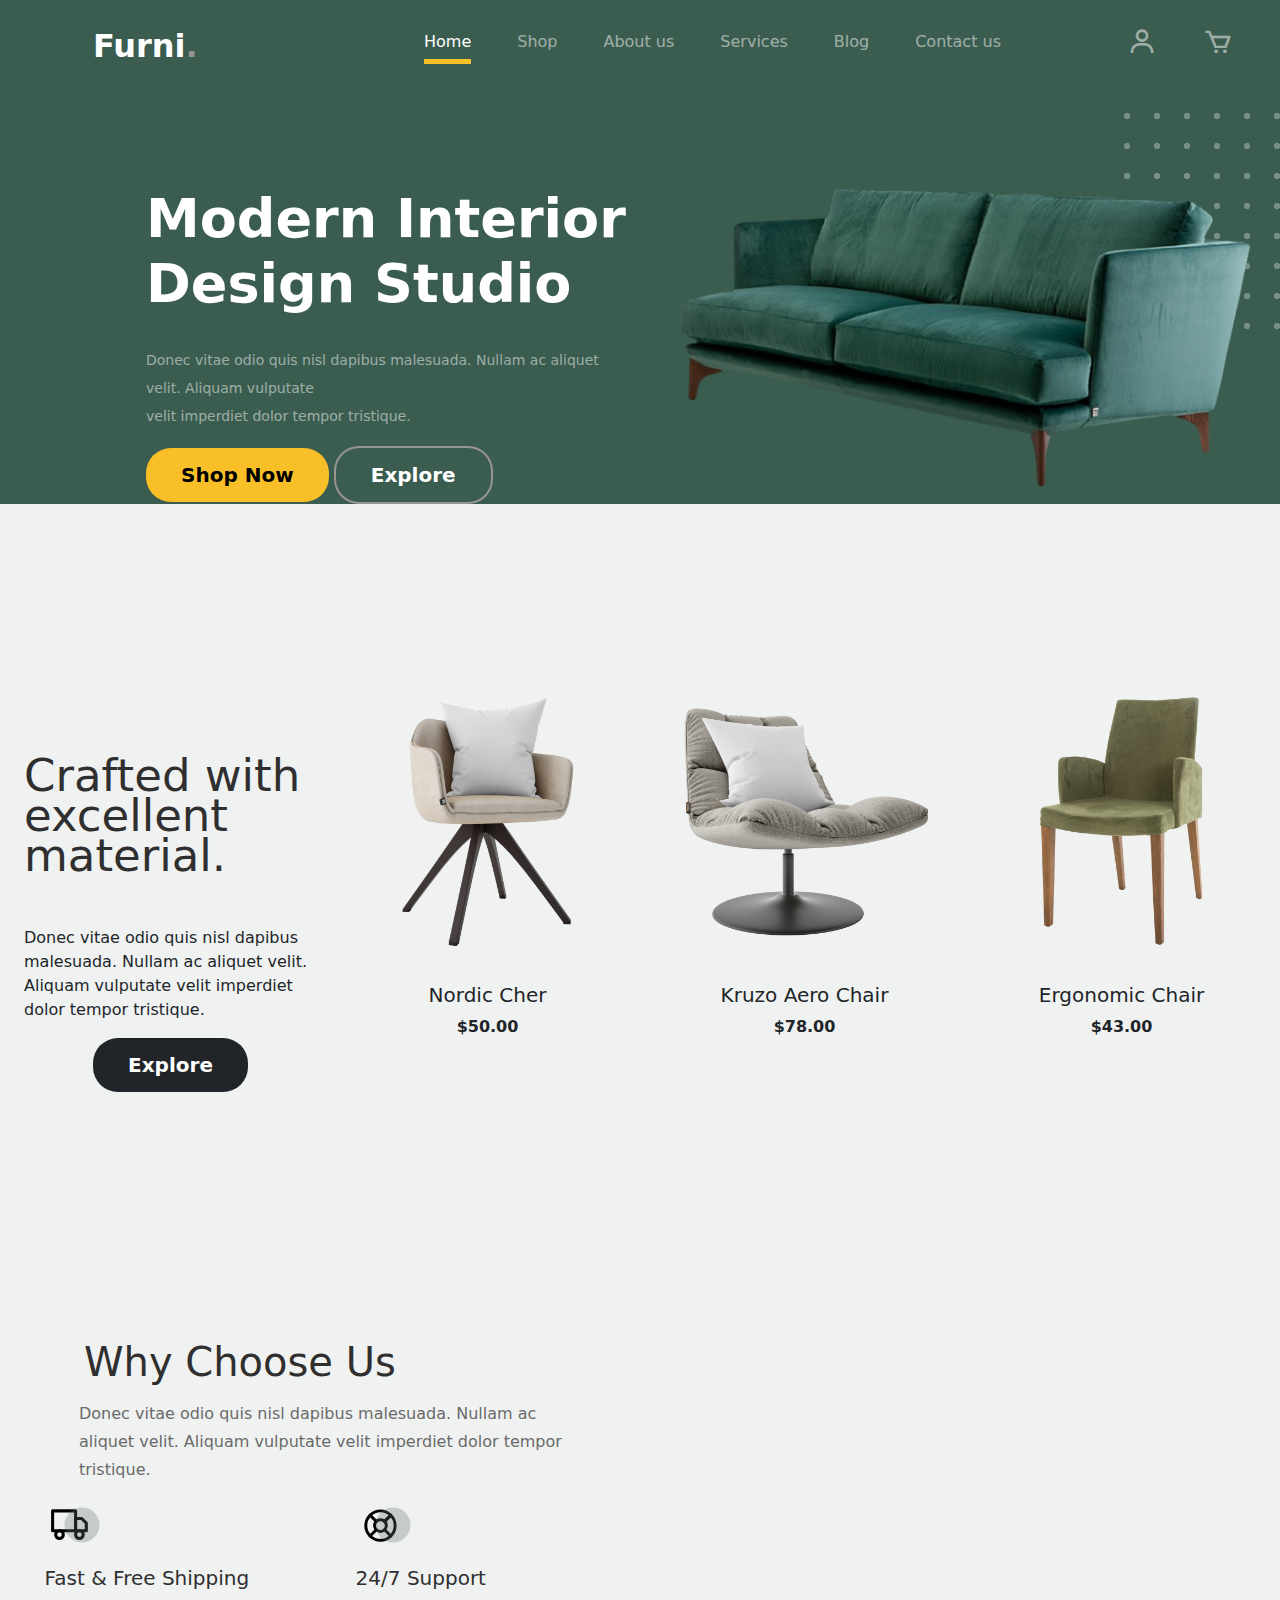
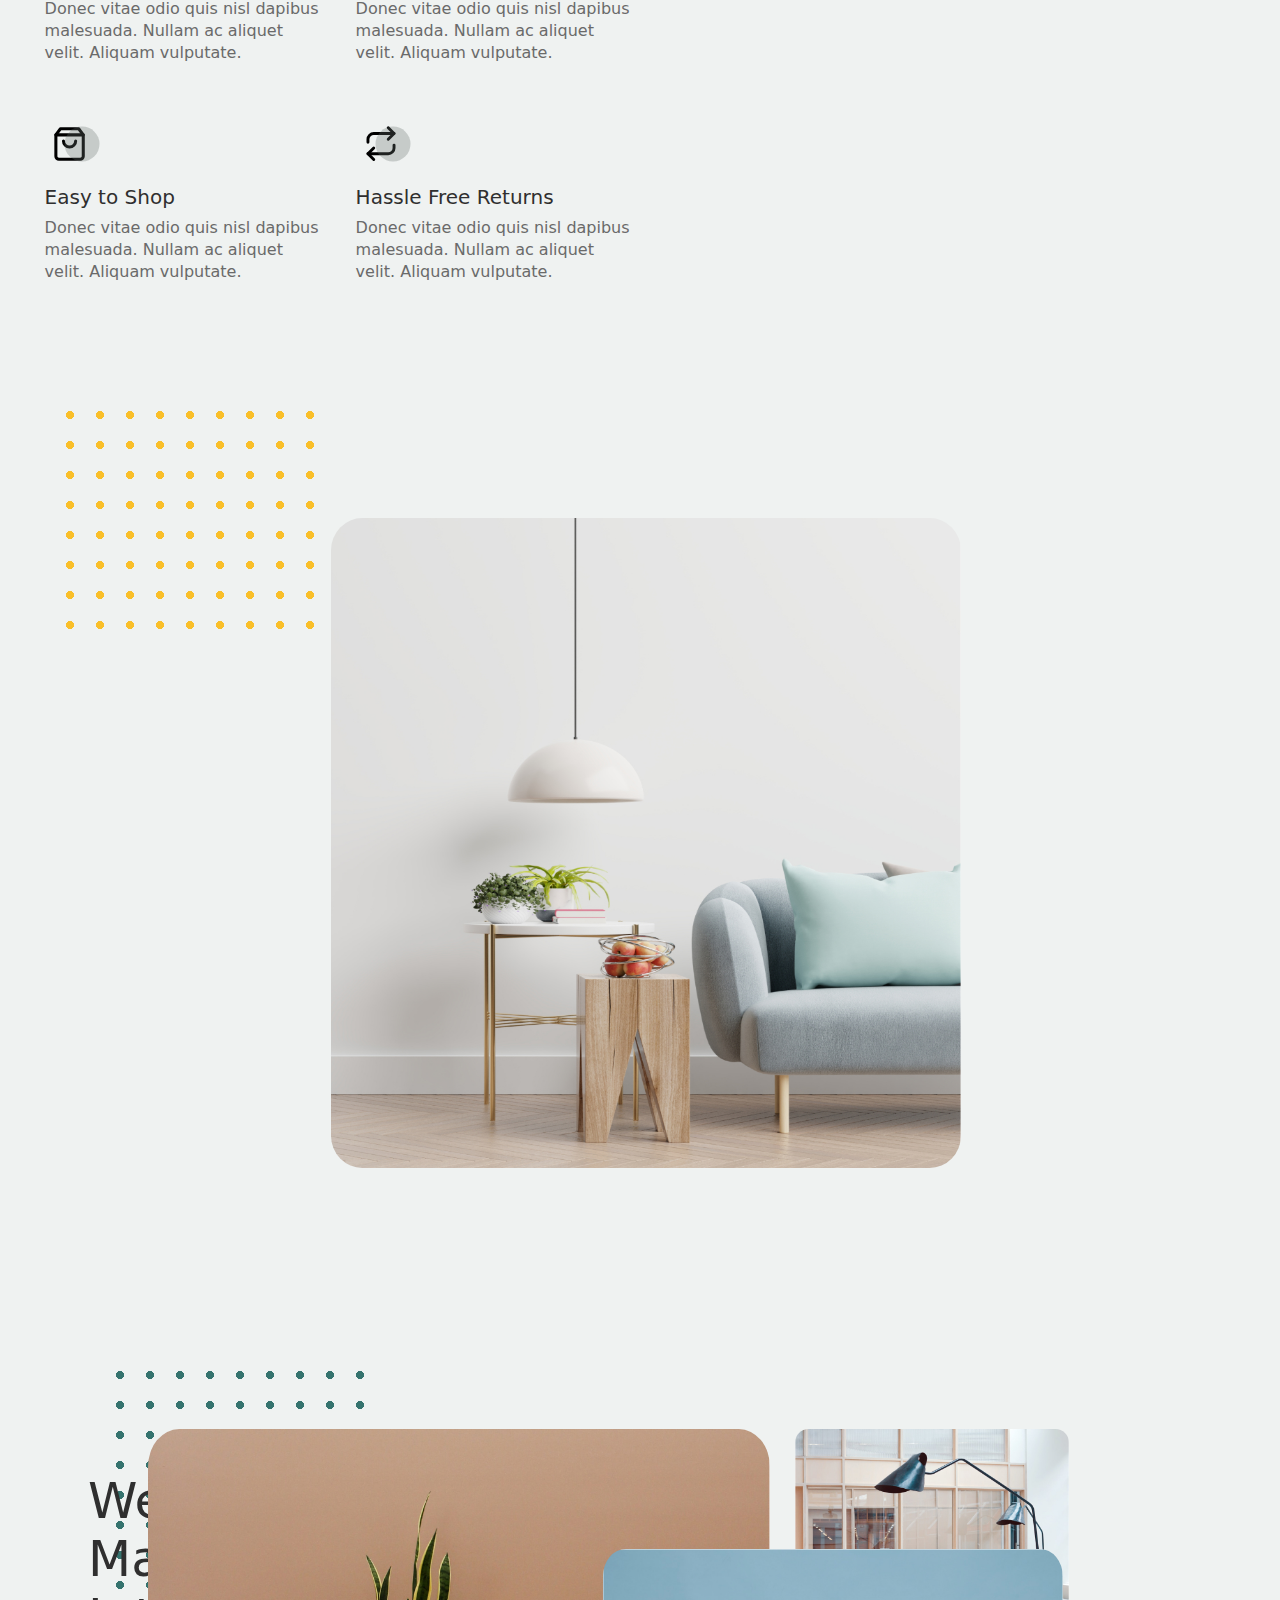
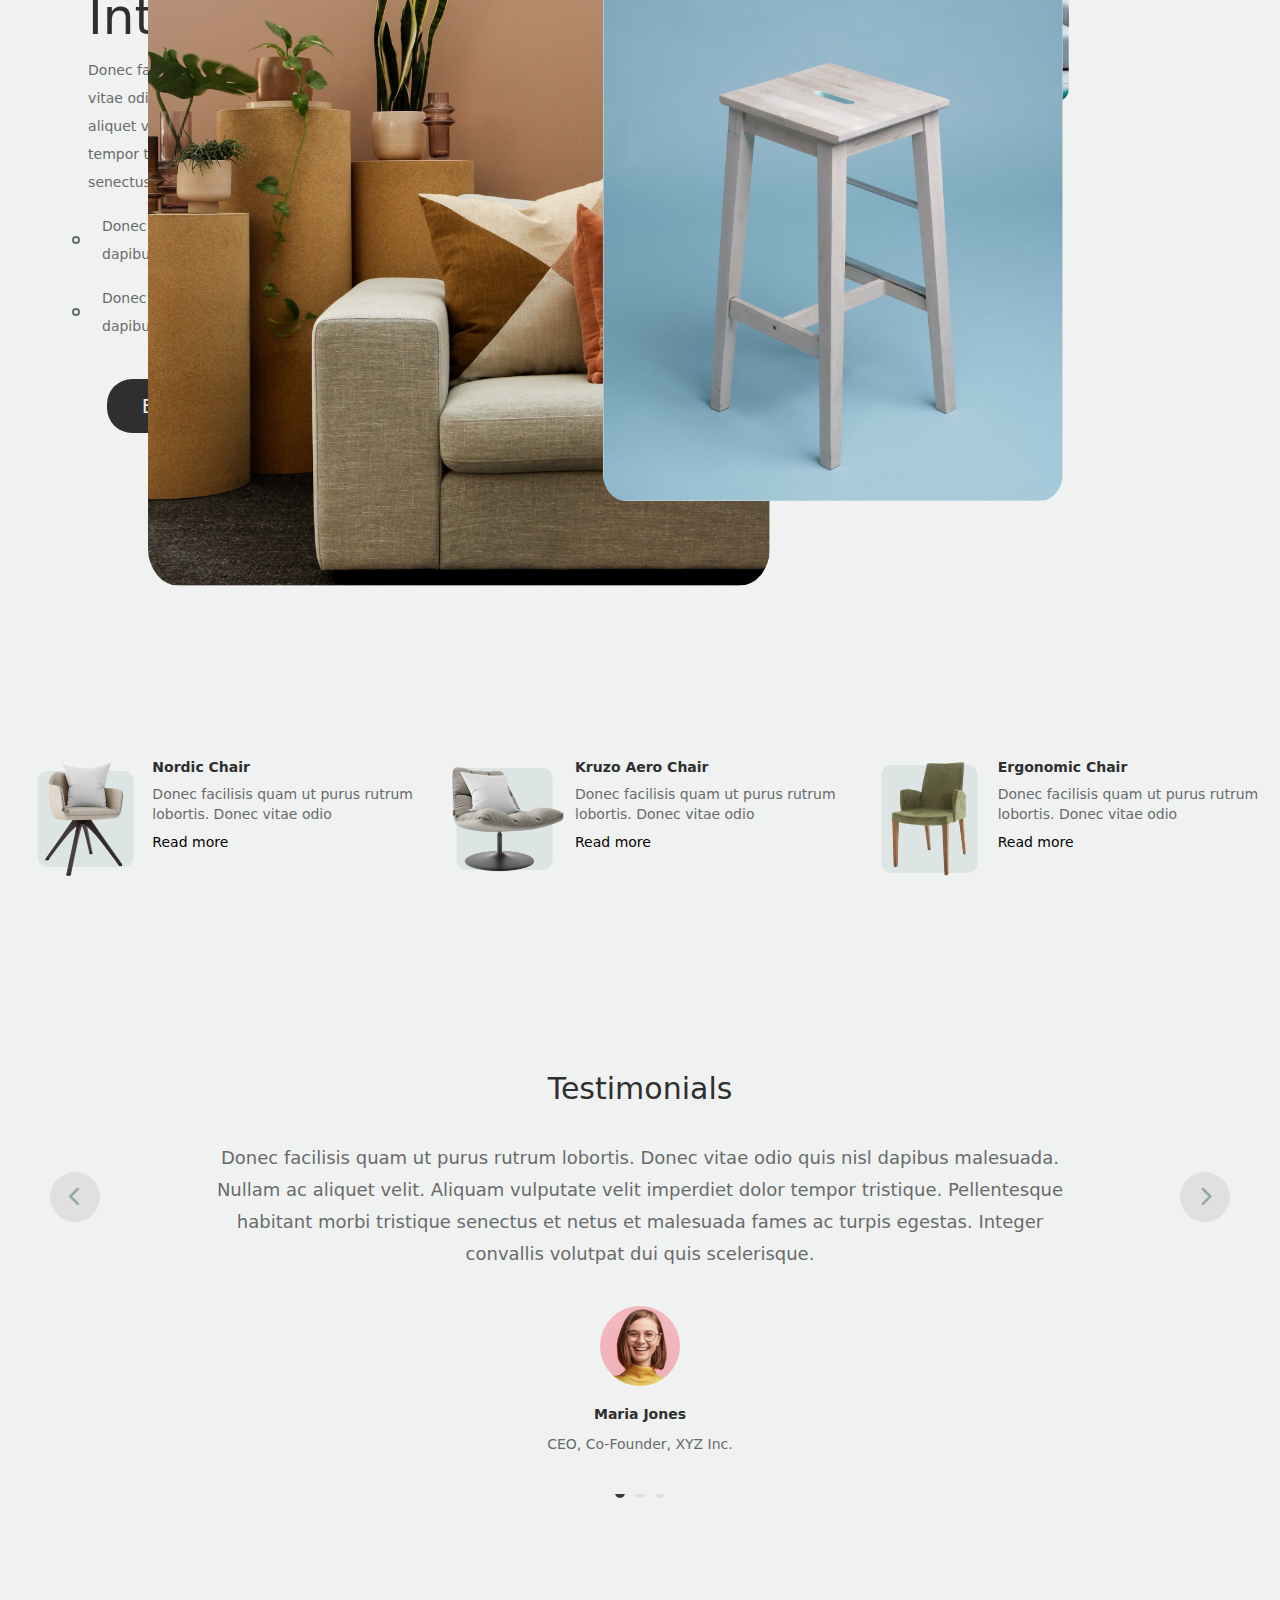
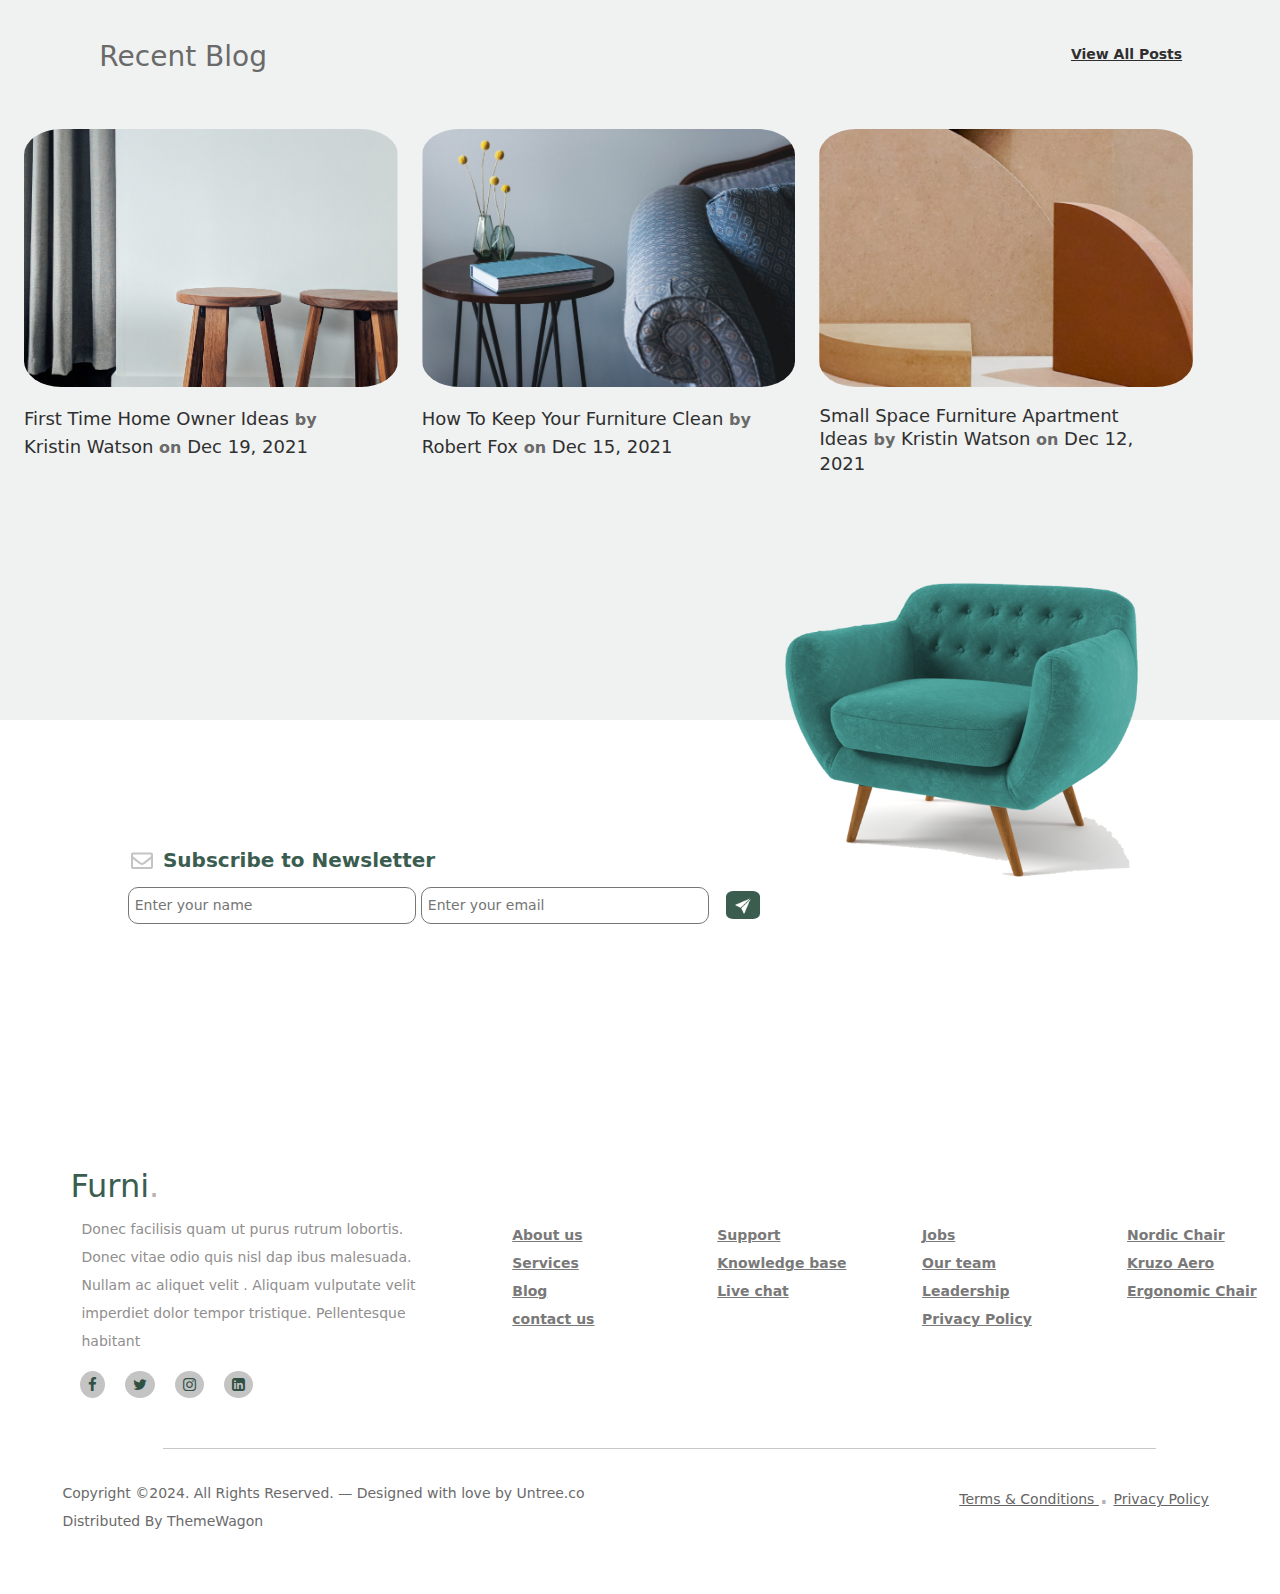
<file: index.html>
<!DOCTYPE html>
<html lang="en">
  <head>
    <meta charset="UTF-8" />
    <meta name="viewport" content="width=device-width, initial-scale=1.0" />

    <!-- Bootstrap CSS -->
    <link
      rel="stylesheet"
      href="https://stackpath.bootstrapcdn.com/bootstrap/4.5.2/css/bootstrap.min.css"
    />
    <link
      href="https://stackpath.bootstrapcdn.com/bootstrap/5.3.0/css/bootstrap.min.css"
      rel="stylesheet"
    />

    <!-- Font Awesome -->
   
   
    <link
      rel="stylesheet"
      href="https://cdnjs.cloudflare.com/ajax/libs/font-awesome/6.0.0-beta3/css/all.min.css"
    /> <link
      rel="stylesheet"
      href="https://stackpath.bootstrapcdn.com/font-awesome/4.7.0/css/font-awesome.min.css"
    />
    <!-- Boxicons -->
    <link
      rel="stylesheet"
      href="https://unpkg.com/boxicons@2.1.4/css/boxicons.min.css"
    />

    <!-- jQuery -->
    <script src="https://code.jquery.com/jquery-3.5.1.slim.min.js"></script>

    <!-- Popper.js -->
    <script src="https://cdn.jsdelivr.net/npm/@popperjs/core@2.5.2/dist/umd/popper.min.js"></script>

    <!-- Bootstrap JS -->
    <script src="https://stackpath.bootstrapcdn.com/bootstrap/4.5.2/js/bootstrap.min.js"></script>

    <script src="https://cdn.jsdelivr.net/npm/@popperjs/core@2.11.7/dist/umd/popper.min.js"></script>
    <script src="https://cdn.jsdelivr.net/npm/bootstrap@5.3.0/dist/js/bootstrap.min.js"></script>

    <!-- Custom CSS -->
    <link rel="stylesheet" href="style.css" />
    <link rel="shortcut icon" href="img/favicon.png" />

    <title>Furni</title>
  </head>
  <body>
    <section id="nav-bar">
      <nav class="navbar navbar-expand-lg navbar-dark g-dark">
        <a class="navbar-brand" href="#">Furni<span>.</span></a>
        <button
          class="navbar-toggler"
          type="button"
          data-toggle="collapse"
          data-target="#navBar"
          aria-controls="navBar"
          aria-expanded="false"
          aria-label="Toggle navigation"
        >
          <i class="fa fa-bars"></i>
        </button>
        <div class="container-fluid">
          <div class="collapse navbar-collapse" id="navBar">
            <div class="navbar-nav ml-auto">
              <ul class="navbar-nav mb-2 mb-md-0">
                <li class="nav-item active">
                  <a class="nav-link " href="#"><span class="underline">Home</span></a>
                </li>
                <li class="nav-item">
                  <a class="nav-link" href="shop.html"><span class="underline">Shop</span></a>
                </li>
                <li class="nav-item">
                  <a class="nav-link" href="about.html"><span class="underline">About us</span></a>
                </li>
                <li class="nav-item">
                  <a class="nav-link" href="services.html"><span class="underline">Services</span></a>
                </li>
                <li class="nav-item">
                  <a class="nav-link" href="Blog.html"><span class="underline">Blog</span></a>
                </li>
                <li class="nav-item">
                  <a class="nav-link" href="contact.html"><span class="underline">Contact us</span></a>
                </li>
              </ul>
              <ul class="navBar-nav mb-2 mb-md-0 ms-5">
                <li class="nav-item">
                  <a href="#" class="nav-link"><i class="bx bx-user"></i> </a>
                </li>
                <li class="nav-item">
                  <a href="cart.html" class="nav-link"
                    ><i class="bx bx-cart"></i>
                  </a>
                </li>
              </ul>
            </div>
          </div>
        </div>
      </nav>
    </section>
    <!------------------------------------------------------------------------------------------------------------>

    <section id="main">
      <div class="container-fluid main">
        <div class="row">
          <div class="col-md-6 no-ml-md">
            <h1>
              Modern Interior <br />
              Design Studio
            </h1>
            <p>
              Donec vitae odio quis nisl dapibus malesuada. Nullam ac aliquet
              velit. Aliquam vulputate <br />
              velit imperdiet dolor tempor tristique.
            </p>
            <button class="btn shop">Shop Now</button>
            <button class="btn explore">Explore</button>
          </div>

          <div class="col-md-6 text-center position-relative">
            <div class="dots-background"></div>
            <img src="img/couch.png" class="img-fluid couch-img" />
          </div>
        </div>
      </div>
    </section>
    <!------------------------------------------------------------------------------------------------------------>
    <section id="product">
      <div class="container-fluid product">
        <div class="row text-center align-items-center">
          <div class="col-md-12 col-lg-3 mt-md-0 mb-lg-0">
            <h2>Crafted with excellent material.</h2>
            <p>
              Donec vitae odio quis nisl dapibus malesuada. Nullam ac aliquet
              velit. Aliquam vulputate velit imperdiet dolor tempor tristique.
            </p>
            <button type="button" class="btn btn-dark">Explore</button>
          </div>
          <div class="col-4 col-lg-3">
            <div class="part">
              <img
                class="part-img"
                src="img/product-1.png"
                style="width: 100%"
              />
              <div class="body">
                <h5 class="title">Nordic Cher</h5>
                <p class="text"><strong>$50.00</strong></p>
                <div class="plus-icon">
                  <span>+</span>
                </div>
              </div>
            </div>
          </div>

          <div class="col-4 col-lg-3">
            <div class="part">
              <img
                class="part-img"
                src="img/product-2.png"
                style="width: 100%"
              />
              <div class="body">
                <h5 class="title">Kruzo Aero Chair</h5>
                <p class="text"><strong>$78.00</strong></p>
                <div class="plus-icon">
                  <span>+</span>
                </div>
              </div>
            </div>
          </div>

          <div class="col-4 col-lg-3">
            <div class="part">
              <img
                class="part-img"
                src="img/product-3.png"
                style="width: 100%"
              />
              <div class="body">
                <h5 class="title">Ergonomic Chair</h5>
                <p class="text"><strong>$43.00</strong></p>
                <div class="plus-icon">
                  <span>+</span>
                </div>
              </div>
            </div>
          </div>
        </div>
      </div>
    </section>
    <!------------why choose us--------------------------------------------------------------------------------------------->
    <section id="choose">
      <div class="container-fluid">
        <div class="row">
          <div class="col-lg-6 col-md-12 mb-5 mb-lg-0">
            <h1>Why Choose Us</h1>
            <p class="promo-title">
              Donec vitae odio quis nisl dapibus malesuada. Nullam ac aliquet
              velit. Aliquam vulputate velit imperdiet dolor tempor tristique.
            </p>
            <div class="row">
              <div class="col-6 mb-4">
                <div class="contant">
                  <div class="track">
                    <div class="icon">
                      <img src="img/truck.svg" class="image-fluid" />
                      <i class="fa fa-circle"></i>
                    </div>
                    <h4>Fast & Free Shipping</h4>
                    <p>
                      Donec vitae odio quis nisl dapibus malesuada. Nullam ac
                      aliquet velit. Aliquam vulputate.
                    </p>
                  </div>
                  <div class="bag">
                    <div class="icon">
                      <img src="img/bag.svg" class="image-fluid" /><i
                        class="fa fa-circle"
                      ></i>
                    </div>
                    <h4>Easy to Shop</h4>
                    <p>
                      Donec vitae odio quis nisl dapibus malesuada. Nullam ac
                      aliquet velit. Aliquam vulputate.
                    </p>
                  </div>
                </div>
              </div>
              <div class="col-6 mb-4">
                <div class="contant">
                  <div class="sup">
                    <div class="icon">
                      <img src="img/support.svg" class="image-fluid" /><i
                        class="fa fa-circle"
                      ></i>
                    </div>
                    <h4>24/7 Support</h4>
                    <p>
                      Donec vitae odio quis nisl dapibus malesuada. Nullam ac
                      aliquet velit. Aliquam vulputate.
                    </p>
                  </div>
                  <div class="ret">
                    <div class="icon">
                      <img src="img/return.svg" class="image-fluid" /><i
                        class="fa fa-circle"
                      ></i>
                    </div>
                    <h4>Hassle Free Returns</h4>
                    <p>
                      Donec vitae odio quis nisl dapibus malesuada. Nullam ac
                      aliquet velit. Aliquam vulputate.
                    </p>
                  </div>
                </div>
              </div>
            </div>
          </div>

          <div class="col-md-12 col-lg-6 text-center position-relative">
            <div class="dots-background"></div>
            <img src="img/why-choose-us-img.jpg" class="img-fluid choose-img" />
          </div>
        </div>
      </div>
    </section>

    <!------------we help you ... -------->
    <section id="help">
      <div class="container-fluid">
        <div class="row">
          <div
            class="col-lg-7 col-md-12 mb-5 mb-lg-0 text-center position-relative"
          >
            <div class="dots-background"></div>
            <div class="imgs-grid">
              <div class="grid grid-1"><img src="img/img-grid-1.jpg" /></div>
              <div class="grid grid-2"><img src="img/img-grid-2.jpg" /></div>
              <div class="grid grid-3"><img src="img/img-grid-3.jpg" /></div>
            </div>
          </div>
          <div class="col-lg-5 col-md-12 ps-lg-5 expalne">
            <h1>We Help You Make Modern Interior Design</h1>
            <p class="promo-title">
              Donec facilisis quam ut purus rutrum lobortis. Donec vitae odio
              quis nisl dapibus malesuada. Nullam ac aliquet velit. Aliquam
              vulputate velit imperdiet dolor tempor tristique. Pellentesque
              habitant morbi tristique senectus et netus et malesuada.
            </p>
            <div class="row">
              <div class="col-6">
                <ul class="help-list">
                  <li class="help-item help1">
                    <p>Donec vitae odio quis nisl dapibus malesuada</p>
                  </li>
                  <li class="help-item help2">
                    <p>Donec vitae odio quis nisl dapibus malesuada</p>
                  </li>
                </ul>
              </div>
              <div class="col-6">
                <ul class="help-list">
                  <li class="help-item help3">
                    <p>Donec vitae odio quis nisl dapibus malesuada</p>
                  </li>
                  <li class="help-item help4">
                    <p>Donec vitae odio quis nisl dapibus malesuada.</p>
                  </li>
                </ul>
              </div>
            </div>
            <button class="btn Explore">Explore</button>
          </div>
        </div>
      </div>
    </section>
    <!-----------------------small----------------->
    <section id="small">
      <div class="container-fluid">
        <div class="row offset-1">
          <div class="col-12 col-md-6 col-lg-4 mb-4 mb-lg-0 small">
            <div class="product-details d-flex">
              <div class="img-det">
                <i class="fa fa-stop Nordic"></i>
                <img src="img/product-1.png" class="product-img" />
              </div>
              <div class="product-info">
                <h5>Nordic Chair</h5>
                <p>
                  Donec facilisis quam ut purus rutrum lobortis. Donec vitae
                  odio <br />
                </p>
                <a href="#">Read more</a>
              </div>
            </div>
          </div>

          <div class="col-12 col-md-6 col-lg-4 mb-4 mb-lg-0 small">
            <div class="product-details d-flex">
              <div class="img-det">
                <i class="fa fa-stop Kruzo"></i>
                <img src="img/product-2.png" class="product-img" />
              </div>
              <div class="product-info">
                <h5>Kruzo Aero Chair</h5>
                <p>
                  Donec facilisis quam ut purus rutrum lobortis. Donec vitae
                  odio <br />
                </p>
                <a href="#">Read more</a>
              </div>
            </div>
          </div>

          <div class="col-12 col-md-6 col-lg-4 mb-4 mb-lg-0 small">
            <div class="product-details d-flex">
              <div class="img-det">
                <i class="fa fa-stop Ergonomic"></i>
                <img src="img/product-3.png" class="product-img" />
              </div>
              <div class="product-info">
                <h5>Ergonomic Chair</h5>
                <p>
                  Donec facilisis quam ut purus rutrum lobortis. Donec vitae
                  odio <br />
                </p>
                <a href="#">Read more</a>
              </div>
            </div>
          </div>
        </div>
      </div>
    </section>
    <!--------------------------------------------------------------->
    <section id="testimonial">
      <div
        id="carousel"
        class="carousel carousel-dark slide"
        data-bs-ride="carousel"
      >
        <div class="carousel-indicators">
          <button
            type="button"
            data-bs-target="#carousel"
            data-bs-slide-to="0"
            class="active"
            aria-current="true"
            aria-label="Slide 1"
          ></button>
          <button
            type="button"
            data-bs-target="#carousel"
            data-bs-slide-to="1"
            aria-label="Slide 2"
          ></button>
          <button
            type="button"
            data-bs-target="#carousel"
            data-bs-slide-to="2"
            aria-label="Slide 3"
          ></button>
        </div>
        <h5>Testimonials</h5>
        <div class="carousel-inner">
          <div class="carousel-item active" data-bs-interval="10000">
            <div class="carousel-caption">
              <p>
                Donec facilisis quam ut purus rutrum lobortis. Donec vitae odio
                quis nisl dapibus malesuada. Nullam ac aliquet velit. Aliquam
                vulputate velit imperdiet dolor tempor tristique. Pellentesque
                habitant morbi tristique senectus et netus et malesuada fames ac
                turpis egestas. Integer convallis volutpat dui quis scelerisque.
              </p>
              <img src="img/person-1.png" alt="" />

              <h3 class="person-name">Maria Jones</h3>
              <span class="person-job d-block mb-3">
                CEO, Co-Founder, XYZ Inc.</span
              >
            </div>
          </div>
          <div class="carousel-item" data-bs-interval="2000">
            <div class="carousel-caption">
              <p>
                Donec facilisis quam ut purus rutrum lobortis. Donec vitae odio
                quis nisl dapibus malesuada. Nullam ac aliquet velit. Aliquam
                vulputate velit imperdiet dolor tempor tristique. Pellentesque
                habitant morbi tristique senectus et netus et malesuada fames ac
                turpis egestas. Integer convallis volutpat dui quis scelerisque.
              </p>
              <img src="img/person-1.png" alt="" />
              <h3 class="person-name">Maria Jones</h3>
              <span class="person-job d-block mb-3">
                CEO, Co-Founder, XYZ Inc.</span
              >
            </div>
          </div>
          <div class="carousel-item">
            <div class="carousel-caption">
              <p>
                Donec facilisis quam ut purus rutrum lobortis. Donec vitae odio
                quis nisl dapibus malesuada. Nullam ac aliquet velit. Aliquam
                vulputate velit imperdiet dolor tempor tristique. Pellentesque
                habitant morbi tristique senectus et netus et malesuada fames ac
                turpis egestas. Integer convallis volutpat dui quis scelerisque.
              </p>
              <img src="img/person-1.png" alt="" />
              <h3 class="person-name">Maria Jones</h3>
              <span class="person-job d-block mb-3">
                CEO, Co-Founder, XYZ Inc.</span
              >
            </div>
          </div>
        </div>
        <button
          class="carousel-control-prev"
          type="button"
          data-bs-target="#carousel"
          data-bs-slide="prev"
        ></button>
        <button
          class="carousel-control-next"
          type="button"
          data-bs-target="#carousel"
          data-bs-slide="next"
        ></button>
      </div>
    </section>

    <!-------------------------------------------------------->
    <section id="recent">
      <div class="container-fluid">
        <div class="row text">
          <div class="col-md-6">
            <h3>Recent Blog</h3>
          </div>
          <div class="col-md-6 text-end">
            <a href="#">View All Posts</a>
          </div>
        </div>
        <div class="row image">
          <div class="col-12 col-sm-4 col-md-4 custom-column">
            <img src="img/post-1.jpg" class="recent-img" />
            <p>
              First Time Home Owner Ideas <b> by</b> Kristin Watson
              <b> on</b> Dec 19, 2021
            </p>
          </div>
          <div class="col-12 col-sm-4 col-md-4 custom-column">
            <img src="img/post-2.jpg" class="recent-img" />
            <p>
              How To Keep Your Furniture Clean <b> by</b> Robert Fox <b> on</b>
              Dec 15, 2021
            </p>
          </div>
          <div class="col-12 col-sm-4 col-md-4 custom-column">
            <img src="img/post-3.jpg" class="recent-img" />
            <p>
              Small Space Furniture Apartment Ideas <b> by</b> Kristin Watson
              <b> on </b> Dec 12, 2021
            </p>
          </div>
        </div>
      </div>
    </section>
    <!--------------------------------------------------------------->
    <section id="image">
      <img src="img/sofa.png" class="sofa-img" />
    </section>
    <!--------------------------------------------------->
    <section id="contact">
      <div class="Subscribe">
        <img src="img/envelope-outline.svg" />
        Subscribe to Newsletter
      </div>

      <div class="my-input">
        <input class="input" type="text" placeholder="Enter your name" />
        <input class="input" type="text" placeholder="Enter your email" />
        <a href="#"
          ><button class="plane">
            <img
              src="img/icons8-paper-plane-50.png"
              class="paper-icon"
            /></button
        ></a>
      </div>
    </section>

    <!--------------------------------------------------------->
    <footer>
      <div class="container-fluid footer-container">
        <div class="row">
          <div class="col-lg-4 col-md-12 col-sm-12 column">
            <a href="#" class="ftitle">Furni<span>.</span></a>
            <p class="fdetails">
              Donec facilisis quam ut purus rutrum lobortis. Donec vitae odio
              quis nisl dap ibus malesuada. Nullam ac aliquet velit . Aliquam
              vulputate velit imperdiet dolor tempor tristique. Pellentesque
              habitant
            </p>
            <div class="social">
              <a href="#"><i class="fa fa-facebook"></i></a>
              <a href="#"><i class="fa fa-twitter"></i></a>
              <a href="#"><i class="fa fa-instagram"></i></a>
              <a href="#"><i class="fa fa-linkedin-square"></i></a>
            </div>
          </div>
          <div class="col-lg-2 col-md-3 col-sm-3 column c1">
            <ul style="list-style: none">
              <li><a href="#">About us</a></li>
              <li><a href="#">Services</a></li>
              <li><a href="#">Blog</a></li>
              <li><a href="#">contact us</a></li>
            </ul>
          </div>

          <div class="col-lg-2 col-md-3 col-sm-3 column c1">
            <ul style="list-style: none">
              <li><a href="#">Support</a></li>
              <li><a href="#">Knowledge base</a></li>
              <li><a href="#">Live chat</a></li>
            </ul>
          </div>

          <div class="col-lg-2 col-md-3 col-sm-3 column c1">
            <ul style="list-style: none">
              <li><a href="#">Jobs</a></li>
              <li><a href="#">Our team</a></li>
              <li><a href="#">Leadership</a></li>
              <li><a href="#">Privacy Policy</a></li>
            </ul>
          </div>

          <div class="col-lg-2 col-md-3 col-sm-3 column c1">
            <ul style="list-style: none">
              <li><a href="#">Nordic Chair</a></li>
              <li><a href="#"> Kruzo Aero</a></li>
              <li><a href="#">Ergonomic Chair</a></li>
            </ul>
          </div>
        </div>
      </div>
      <hr />

      <div id="copy">
        <div class="container-fluid">
          <div class="row text">
            <div class="col-md-6">
              <p>
                Copyright ©2024. All Rights Reserved. — Designed with love by
                Untree.co Distributed By ThemeWagon
              </p>
            </div>
            <div class="col-md-6 text-end">
              <p>
                <a href="#" class="term">Terms & Conditions </a>
                <span>.</span>
                <a href="#" class="term">Privacy Policy </a>
              </p>
            </div>
          </div>
        </div>
      </div>
    </footer>
    <script src="smooth-scroll.js"></script>
    <script>
      var scroll = new SmoothScroll('a[href*="#"]');
    </script>
    <script src="https://cdn.jsdelivr.net/npm/@popperjs/core@2.11.7/dist/umd/popper.min.js"></script>
    <script src="https://stackpath.bootstrapcdn.com/bootstrap/5.3.0/js/bootstrap.min.js"></script>
  </body>
</html>
</file>
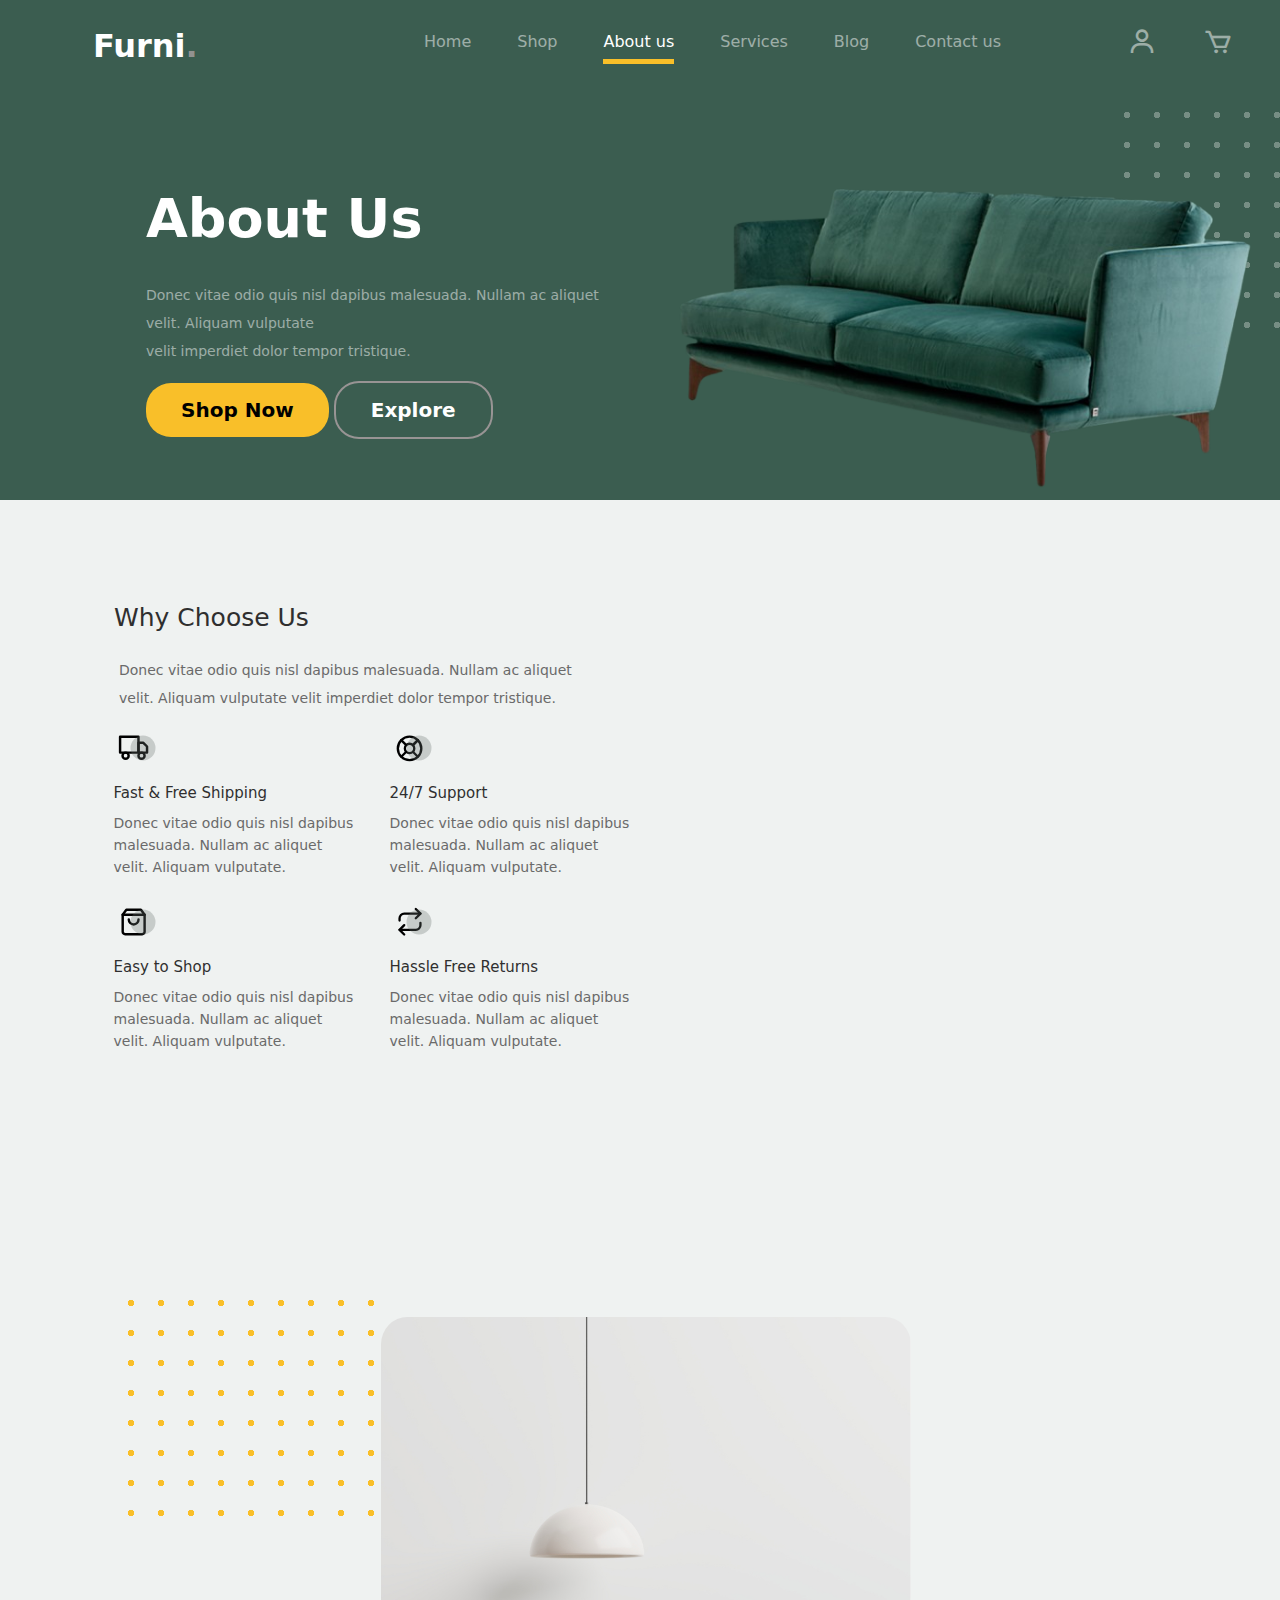
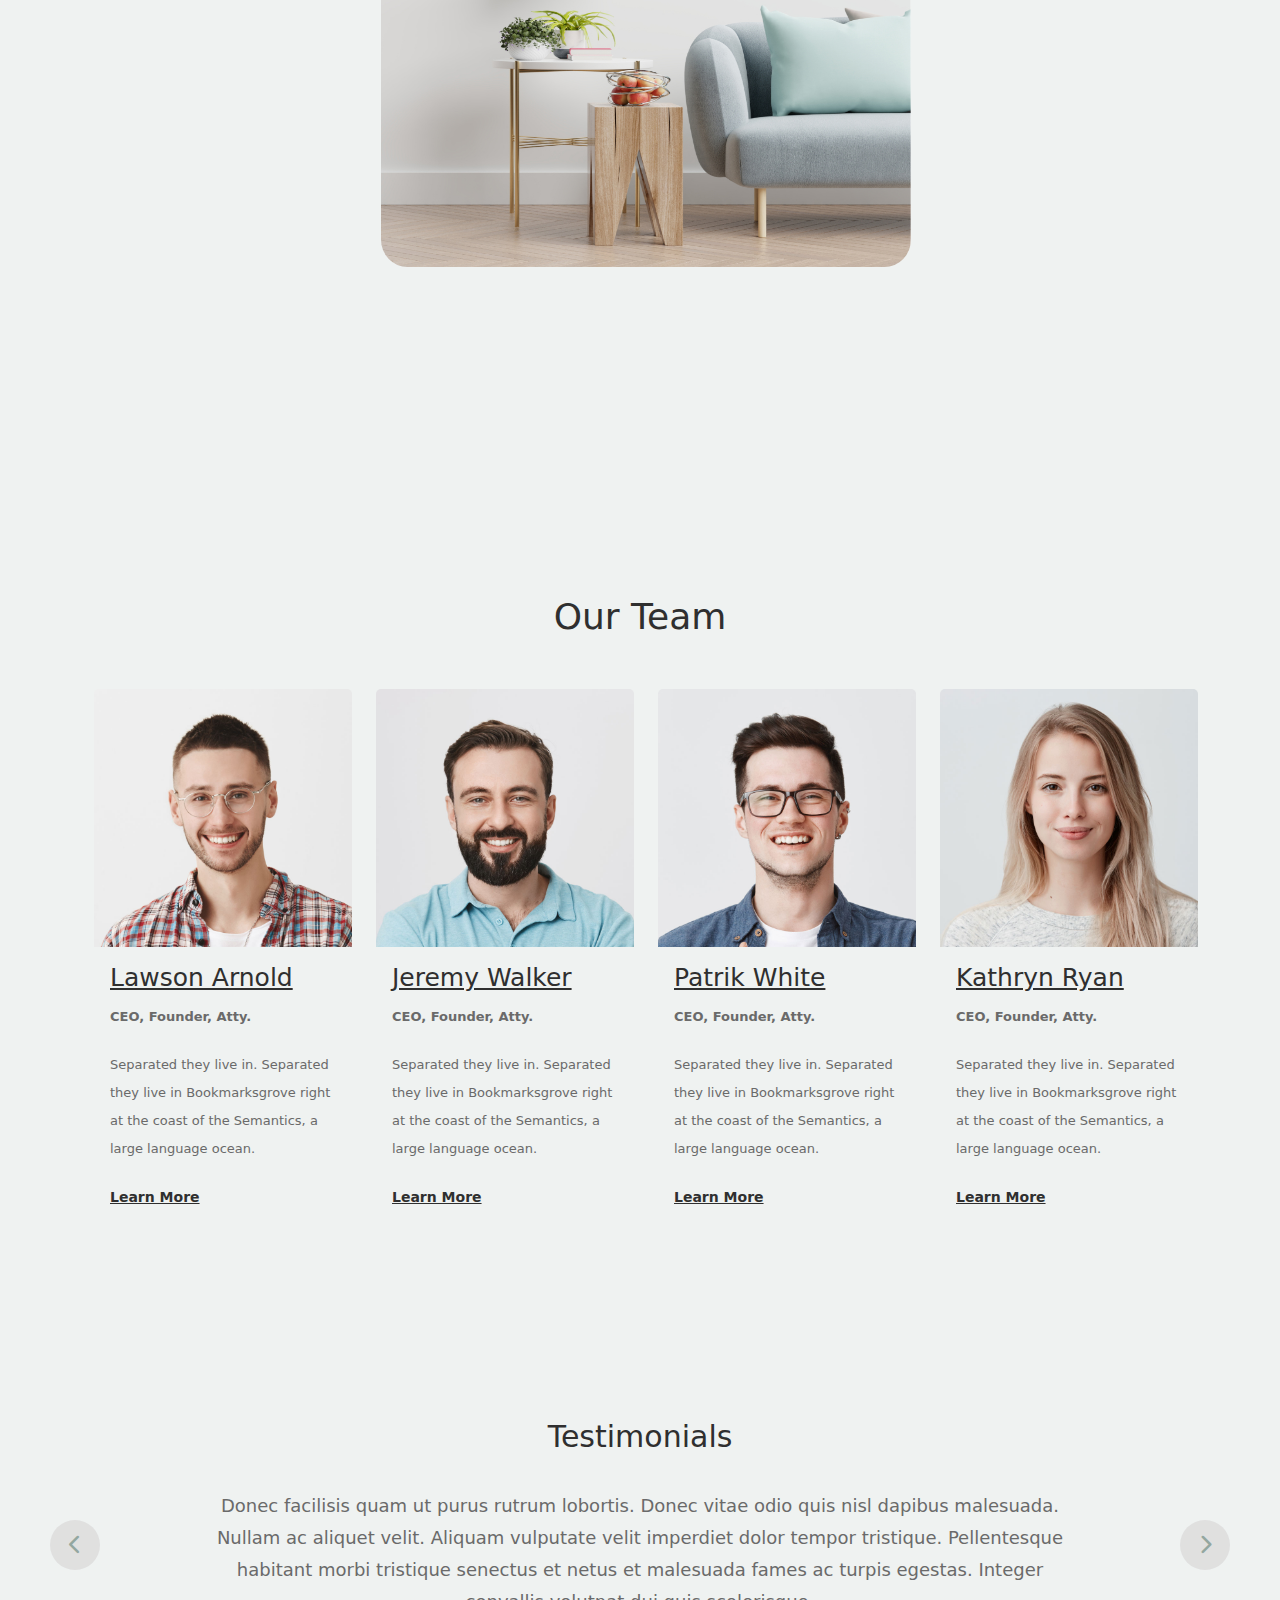
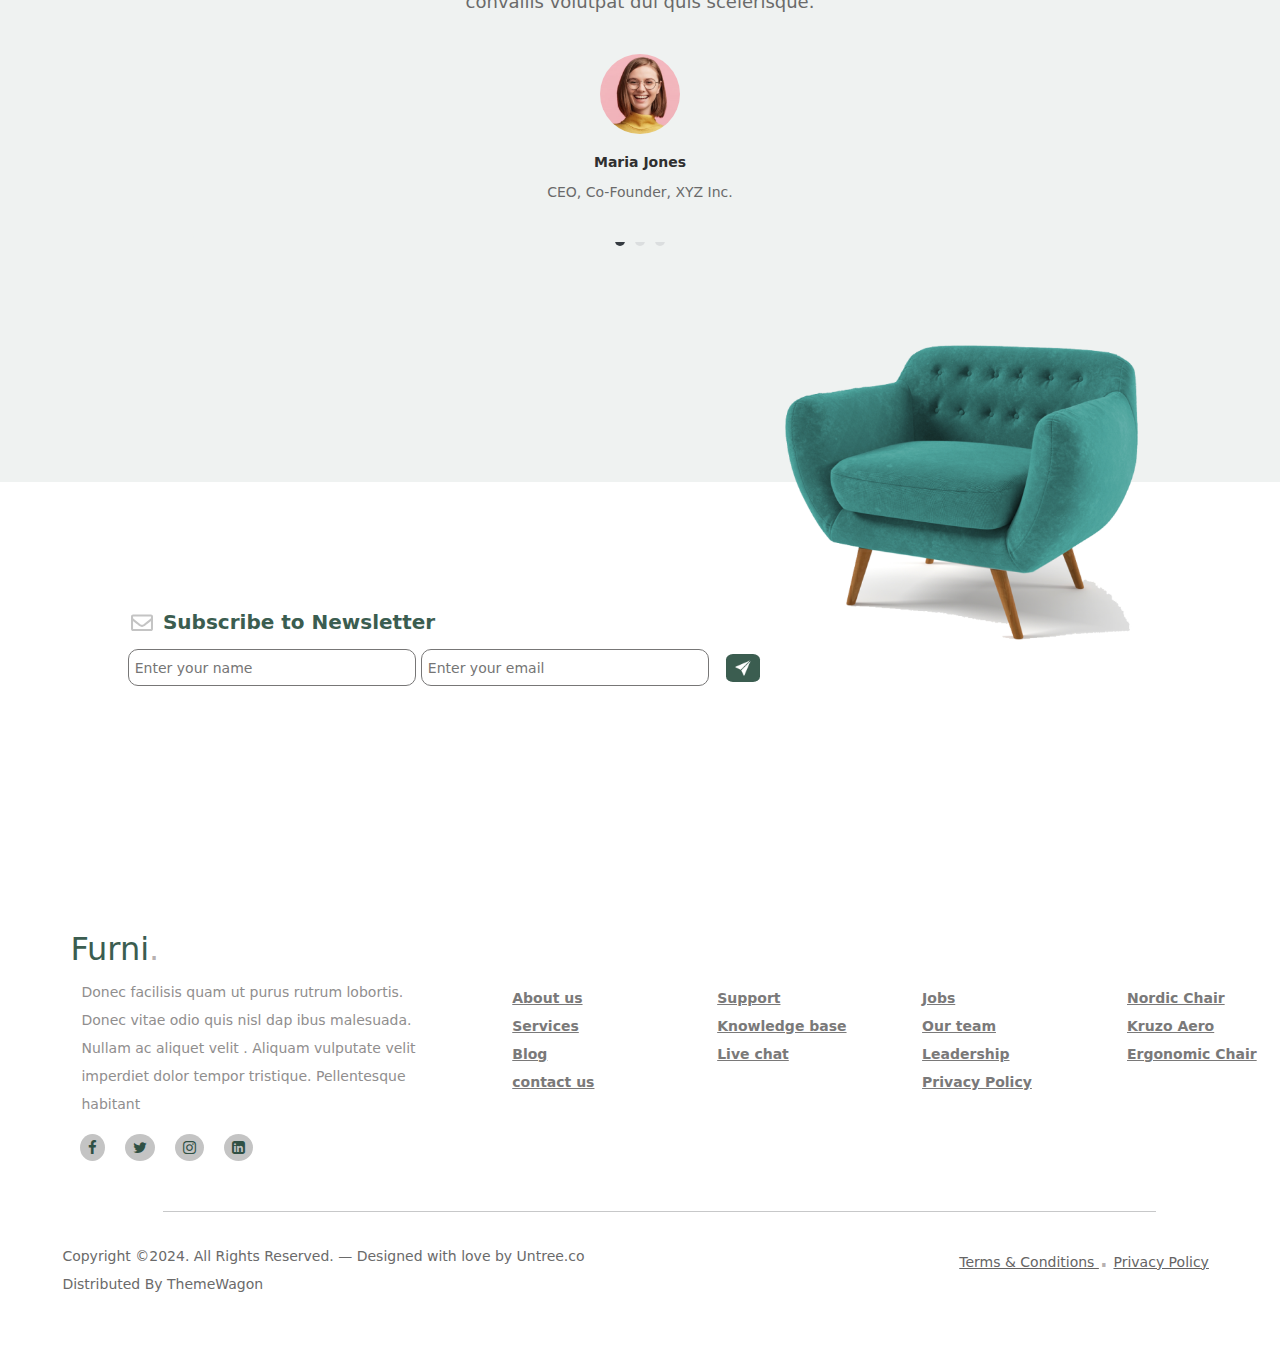
<file: about.html>
<!DOCTYPE html>
<html lang="en">
  <head>
    <meta charset="UTF-8" />
    <meta name="viewport" content="width=device-width, initial-scale=1.0" />

    <!-- Bootstrap CSS -->
    <link
      rel="stylesheet"
      href="https://stackpath.bootstrapcdn.com/bootstrap/4.5.2/css/bootstrap.min.css"
    />
    <link
      href="https://stackpath.bootstrapcdn.com/bootstrap/5.3.0/css/bootstrap.min.css"
      rel="stylesheet"
    />
    <!-- Font Awesome -->

    <link
      rel="stylesheet"
      href="https://cdnjs.cloudflare.com/ajax/libs/font-awesome/6.0.0-beta3/css/all.min.css"
    />
    <link
      rel="stylesheet"
      href="https://stackpath.bootstrapcdn.com/font-awesome/4.7.0/css/font-awesome.min.css"
    />
    <!-- Boxicons -->
    <link
      rel="stylesheet"
      href="https://unpkg.com/boxicons@2.1.4/css/boxicons.min.css"
    />

    <!-- jQuery -->
    <script src="https://code.jquery.com/jquery-3.5.1.slim.min.js"></script>

    <!-- Popper.js -->
    <script src="https://cdn.jsdelivr.net/npm/@popperjs/core@2.5.2/dist/umd/popper.min.js"></script>

    <!-- Bootstrap JS -->
    <script src="https://stackpath.bootstrapcdn.com/bootstrap/4.5.2/js/bootstrap.min.js"></script>

    <script src="https://cdn.jsdelivr.net/npm/@popperjs/core@2.11.7/dist/umd/popper.min.js"></script>
    <script src="https://cdn.jsdelivr.net/npm/bootstrap@5.3.0/dist/js/bootstrap.min.js"></script>

    <!-- Custom CSS -->
    <link rel="stylesheet" href="style.css" />
    <link rel="shortcut icon" href="img/favicon.png" />
    <title>About us</title>

    <style>
      #choose {
        background-color: #eff2f1;
      }

      #choose h1 {
        margin-left: 20px;
        font-size: 25px;
      }

      .promo-title {
        margin-left: 25px;
        font-size: 14px;
      }

      .choose-img {
        width: 530px;
        height: 550px;
        margin-top: 15% !important;
        margin-bottom: 30%;
      }

      .track,
      .bag,
      .sup,
      .ret {
        margin-bottom: 10%;
      }
      .contant p {
        margin-top: 4%;
        font-size: 14px;
        font-weight: 400;
        line-height: 22px;
        color: rgb(106, 106, 106);
      }
      .contant h4 {
        font-size: 15px;
      }

      .icon img {
        width: 40px;
      }

      .icon .fa-circle {
        width: 25px;
        height: 25px;
      }

      #choose .dots-background {
        position: absolute;
        top: 25%;
        left: 15%;
        width: 270px;
        height: 250px;
        background-image: radial-gradient(circle, #f9bf29 3px, transparent 3px);
        background-size: 30px 30px;
        opacity: 1;
        z-index: 0;
      }
      #team,
      .card {
        background-color: #eff2f1;
        border: none;
      }

      #team h3 {
        font-size: 36px;
        font-weight: 500;
        line-height: 35px;
        color: rgb(47, 47, 47);
        text-align: center;
        justify-content: center;
        margin-bottom: 5%;
      }
      .card a {
        font-size: 25px;
        font-weight: 500;
        line-height: 30px;
        color: rgb(47, 47, 47);
        text-decoration: underline;
      }
      .card .learn {
        font-size: 14px;
        font-weight: 600;
        line-height: 28px;
        color: rgb(47, 47, 47);
      }
      .card a:hover {
        text-decoration: none;
      }
      .card h6 {
        font-size: 13px;
        font-weight: 600;
        line-height: 28px;
        color: rgb(106, 106, 106);
        margin-top: 10px;
        margin-bottom: 20px;
      }
      .card p {
        font-size: 13px;
        font-weight: 400;
        line-height: 28px;
        color: rgb(106, 106, 106);
        margin-top: 10px;
        margin-bottom: 20px;
      }
      @media (max-width: 767.98px) {
        #main h1,
        #main p,
        .shop,
        .explore {
          text-align: left;
        }
        #main .btn {
          display: inline;
        }
        #choose .dots-background {
          top: 3%;
        }
      }
    </style>
  </head>
  <body>
    <section id="nav-bar">
      <nav class="navbar navbar-expand-lg navbar-dark g-dark">
        <a class="navbar-brand" href="#">Furni<span>.</span></a>
        <button
          class="navbar-toggler"
          type="button"
          data-toggle="collapse"
          data-target="#navBar"
          aria-controls="navBar"
          aria-expanded="false"
          aria-label="Toggle navigation"
        >
          <i class="fa fa-bars"></i>
        </button>
        <div class="container-fluid">
          <div class="collapse navbar-collapse" id="navBar">
            <div class="navbar-nav ml-auto">
              <ul class="navbar-nav mb-2 mb-md-0">
                <li class="nav-item">
                  <a class="nav-link" href="index.html"><span class="underline">Home</span> </a>
                </li>
                <li class="nav-item">
                  <a class="nav-link" href="shop.html"><span class="underline">Shop</span></a>
                </li>
                <li class="nav-item active">
                  <a class="nav-link" href="#"><span class="underline">About us</span></a>
                </li>
                <li class="nav-item">
                  <a class="nav-link" href="services.html"><span class="underline">Services</span></a>
                </li>
                <li class="nav-item">
                  <a class="nav-link" href="Blog.html"><span class="underline">Blog</span></a>
                </li>
                <li class="nav-item">
                  <a class="nav-link" href="contact.html"><span class="underline">Contact us</span></a>
                </li>
              </ul>
              <ul class="navBar-nav mb-2 mb-md-0 ms-5">
                <li class="nav-item">
                  <a href="#" class="nav-link"><i class="bx bx-user"></i> </a>
                </li>
                <li class="nav-item">
                  <a href="cart.html" class="nav-link"
                    ><i class="bx bx-cart"></i>
                  </a>
                </li>
              </ul>
            </div>
          </div>
        </div>
      </nav>
    </section>
    <!------------------------------------------------------------------------------------------------------------>

    <section id="main">
      <div class="container-fluid main">
        <div class="row">
          <div class="col-md-6 no-ml-md">
            <h1>About Us</h1>
            <p>
              Donec vitae odio quis nisl dapibus malesuada. Nullam ac aliquet
              velit. Aliquam vulputate <br />
              velit imperdiet dolor tempor tristique.
            </p>
            <button class="btn shop">Shop Now</button>
            <button class="btn explore">Explore</button>
          </div>

          <div class="col-md-6 text-center position-relative">
            <div class="dots-background"></div>
            <img src="img/couch.png" class="img-fluid couch-img" />
          </div>
        </div>
      </div>
    </section>
    <!------------------------------------------------------------------------------------------------------------>

    <section id="choose">
      <div class="container">
        <div class="row">
          <div class="col-lg-6 col-md-12 mb-5 mb-lg-0">
            <h1>Why Choose Us</h1>
            <p class="promo-title">
              Donec vitae odio quis nisl dapibus malesuada. Nullam ac aliquet
              velit. Aliquam vulputate velit imperdiet dolor tempor tristique.
            </p>
            <div class="row">
              <div class="col-6 mb-4">
                <div class="contant">
                  <div class="track">
                    <div class="icon">
                      <img src="img/truck.svg" class="image-fluid" />
                      <i class="fa fa-circle"></i>
                    </div>
                    <h4>Fast & Free Shipping</h4>
                    <p>
                      Donec vitae odio quis nisl dapibus malesuada. Nullam ac
                      aliquet velit. Aliquam vulputate.
                    </p>
                  </div>
                  <div class="bag">
                    <div class="icon">
                      <img src="img/bag.svg" class="image-fluid" /><i
                        class="fa fa-circle"
                      ></i>
                    </div>
                    <h4>Easy to Shop</h4>
                    <p>
                      Donec vitae odio quis nisl dapibus malesuada. Nullam ac
                      aliquet velit. Aliquam vulputate.
                    </p>
                  </div>
                </div>
              </div>
              <div class="col-6 mb-4">
                <div class="contant">
                  <div class="sup">
                    <div class="icon">
                      <img src="img/support.svg" class="image-fluid" /><i
                        class="fa fa-circle"
                      ></i>
                    </div>
                    <h4>24/7 Support</h4>
                    <p>
                      Donec vitae odio quis nisl dapibus malesuada. Nullam ac
                      aliquet velit. Aliquam vulputate.
                    </p>
                  </div>
                  <div class="ret">
                    <div class="icon">
                      <img src="img/return.svg" class="image-fluid" /><i
                        class="fa fa-circle"
                      ></i>
                    </div>
                    <h4>Hassle Free Returns</h4>
                    <p>
                      Donec vitae odio quis nisl dapibus malesuada. Nullam ac
                      aliquet velit. Aliquam vulputate.
                    </p>
                  </div>
                </div>
              </div>
            </div>
          </div>

          <div class="col-md-12 col-lg-6 text-center position-relative">
            <div class="dots-background"></div>
            <img src="img/why-choose-us-img.jpg" class="img-fluid choose-img" />
          </div>
        </div>
      </div>
    </section>
    <!------------------------------------------------------------------------------------------------------------>
    <section id="team">
      <div class="container">
        <h3>Our Team</h3>
        <div class="row">
          <div class="col-md-3 col-sm-12">
            <div class="card">
              <img
                src="img/person_1.jpg"
                class="card-img-top"
                alt="Card image"
              />
              <div class="card-body">
                <a href="#">Lawson Arnold</a>
                <h6>CEO, Founder, Atty.</h6>
                <p>
                  Separated they live in. Separated they live in Bookmarksgrove
                  right at the coast of the Semantics, a large language ocean.
                </p>
                <a class="learn" href="#">Learn More</a>
              </div>
            </div>
          </div>
          <div class="col-md-3 col-sm-12">
            <div class="card">
              <img
                src="img/person_2.jpg"
                class="card-img-top"
                alt="Card image"
              />
              <div class="card-body">
                <a href="#">Jeremy Walker</a>
                <h6>CEO, Founder, Atty.</h6>
                <p>
                  Separated they live in. Separated they live in Bookmarksgrove
                  right at the coast of the Semantics, a large language ocean.
                </p>
                <a class="learn" href="#">Learn More</a>
              </div>
            </div>
          </div>
          <div class="col-md-3 col-sm-12">
            <div class="card">
              <img
                src="img/person_3.jpg"
                class="card-img-top"
                alt="Card image"
              />
              <div class="card-body">
                <a href="#">Patrik White</a>
                <h6>CEO, Founder, Atty.</h6>
                <p>
                  Separated they live in. Separated they live in Bookmarksgrove
                  right at the coast of the Semantics, a large language ocean.
                </p>
                <a class="learn" href="#">Learn More</a>
              </div>
            </div>
          </div>
          <div class="col-md-3 col-sm-12">
            <div class="card">
              <img
                src="img/person_4.jpg"
                class="card-img-top"
                alt="Card image"
              />
              <div class="card-body">
                <a href="#">Kathryn Ryan</a>
                <h6>CEO, Founder, Atty.</h6>
                <p>
                  Separated they live in. Separated they live in Bookmarksgrove
                  right at the coast of the Semantics, a large language ocean.
                </p>
                <a class="learn" href="#">Learn More</a>
              </div>
            </div>
          </div>
        </div>
      </div>
    </section>
    <!------------------------------------------------------------------------------------------------------------>

    <section id="testimonial">
      <div
        id="carousel"
        class="carousel carousel-dark slide"
        data-bs-ride="carousel"
      >
        <div class="carousel-indicators">
          <button
            type="button"
            data-bs-target="#carousel"
            data-bs-slide-to="0"
            class="active"
            aria-current="true"
            aria-label="Slide 1"
          ></button>
          <button
            type="button"
            data-bs-target="#carousel"
            data-bs-slide-to="1"
            aria-label="Slide 2"
          ></button>
          <button
            type="button"
            data-bs-target="#carousel"
            data-bs-slide-to="2"
            aria-label="Slide 3"
          ></button>
        </div>
        <h5>Testimonials</h5>
        <div class="carousel-inner">
          <div class="carousel-item active" data-bs-interval="10000">
            <div class="carousel-caption">
              <p>
                Donec facilisis quam ut purus rutrum lobortis. Donec vitae odio
                quis nisl dapibus malesuada. Nullam ac aliquet velit. Aliquam
                vulputate velit imperdiet dolor tempor tristique. Pellentesque
                habitant morbi tristique senectus et netus et malesuada fames ac
                turpis egestas. Integer convallis volutpat dui quis scelerisque.
              </p>
              <img src="img/person-1.png" alt="" />

              <h3 class="person-name">Maria Jones</h3>
              <span class="person-job d-block mb-3">
                CEO, Co-Founder, XYZ Inc.</span
              >
            </div>
          </div>
          <div class="carousel-item" data-bs-interval="2000">
            <div class="carousel-caption">
              <p>
                Donec facilisis quam ut purus rutrum lobortis. Donec vitae odio
                quis nisl dapibus malesuada. Nullam ac aliquet velit. Aliquam
                vulputate velit imperdiet dolor tempor tristique. Pellentesque
                habitant morbi tristique senectus et netus et malesuada fames ac
                turpis egestas. Integer convallis volutpat dui quis scelerisque.
              </p>
              <img src="img/person-1.png" alt="" />
              <h3 class="person-name">Maria Jones</h3>
              <span class="person-job d-block mb-3">
                CEO, Co-Founder, XYZ Inc.</span
              >
            </div>
          </div>
          <div class="carousel-item">
            <div class="carousel-caption">
              <p>
                Donec facilisis quam ut purus rutrum lobortis. Donec vitae odio
                quis nisl dapibus malesuada. Nullam ac aliquet velit. Aliquam
                vulputate velit imperdiet dolor tempor tristique. Pellentesque
                habitant morbi tristique senectus et netus et malesuada fames ac
                turpis egestas. Integer convallis volutpat dui quis scelerisque.
              </p>
              <img src="img/person-1.png" alt="" />
              <h3 class="person-name">Maria Jones</h3>
              <span class="person-job d-block mb-3">
                CEO, Co-Founder, XYZ Inc.</span
              >
            </div>
          </div>
        </div>
        <button
          class="carousel-control-prev"
          type="button"
          data-bs-target="#carousel"
          data-bs-slide="prev"
        ></button>
        <button
          class="carousel-control-next"
          type="button"
          data-bs-target="#carousel"
          data-bs-slide="next"
        ></button>
      </div>
    </section>
    <!--------------------------------------------------------------->
    <section id="image">
      <img src="img/sofa.png" class="sofa-img" />
    </section>
    <!--------------------------------------------------->
    <section id="contact">
      <div class="Subscribe">
        <img src="img/envelope-outline.svg" />
        Subscribe to Newsletter
      </div>

      <div class="my-input">
        <input class="input" type="text" placeholder="Enter your name" />
        <input class="input" type="text" placeholder="Enter your email" />
        <a href="#"
          ><button class="plane">
            <img
              src="img/icons8-paper-plane-50.png"
              class="paper-icon"
            /></button
        ></a>
      </div>
    </section>

    <!--------------------------------------------------------->
    <footer>
      <div class="container-fluid footer-container">
        <div class="row">
          <div class="col-lg-4 col-md-12 col-sm-12 column">
            <a href="#" class="ftitle">Furni<span>.</span></a>
            <p class="fdetails">
              Donec facilisis quam ut purus rutrum lobortis. Donec vitae odio
              quis nisl dap ibus malesuada. Nullam ac aliquet velit . Aliquam
              vulputate velit imperdiet dolor tempor tristique. Pellentesque
              habitant
            </p>
            <div class="social">
              <a href="#"><i class="fa fa-facebook"></i></a>
              <a href="#"><i class="fa fa-twitter"></i></a>
              <a href="#"><i class="fa fa-instagram"></i></a>
              <a href="#"><i class="fa fa-linkedin-square"></i></a>
            </div>
          </div>
          <div class="col-lg-2 col-md-3 col-sm-3 column c1">
            <ul style="list-style: none">
              <li><a href="#">About us</a></li>
              <li><a href="#">Services</a></li>
              <li><a href="#">Blog</a></li>
              <li><a href="#">contact us</a></li>
            </ul>
          </div>

          <div class="col-lg-2 col-md-3 col-sm-3 column c1">
            <ul style="list-style: none">
              <li><a href="#">Support</a></li>
              <li><a href="#">Knowledge base</a></li>
              <li><a href="#">Live chat</a></li>
            </ul>
          </div>

          <div class="col-lg-2 col-md-3 col-sm-3 column c1">
            <ul style="list-style: none">
              <li><a href="#">Jobs</a></li>
              <li><a href="#">Our team</a></li>
              <li><a href="#">Leadership</a></li>
              <li><a href="#">Privacy Policy</a></li>
            </ul>
          </div>

          <div class="col-lg-2 col-md-3 col-sm-3 column c1">
            <ul style="list-style: none">
              <li><a href="#">Nordic Chair</a></li>
              <li><a href="#"> Kruzo Aero</a></li>
              <li><a href="#">Ergonomic Chair</a></li>
            </ul>
          </div>
        </div>
      </div>
      <hr />

      <div id="copy">
        <div class="container-fluid">
          <div class="row text">
            <div class="col-md-6">
              <p>
                Copyright ©2024. All Rights Reserved. — Designed with love by
                Untree.co Distributed By ThemeWagon
              </p>
            </div>
            <div class="col-md-6 text-end">
              <p>
                <a href="#" class="term">Terms & Conditions </a>
                <span>.</span>
                <a href="#" class="term">Privacy Policy </a>
              </p>
            </div>
          </div>
        </div>
      </div>
    </footer>
    <script src="smooth-scroll.js"></script>
    <script>
      var scroll = new SmoothScroll('a[href*="#"]');
    </script>
  </body>
</html>
</file>
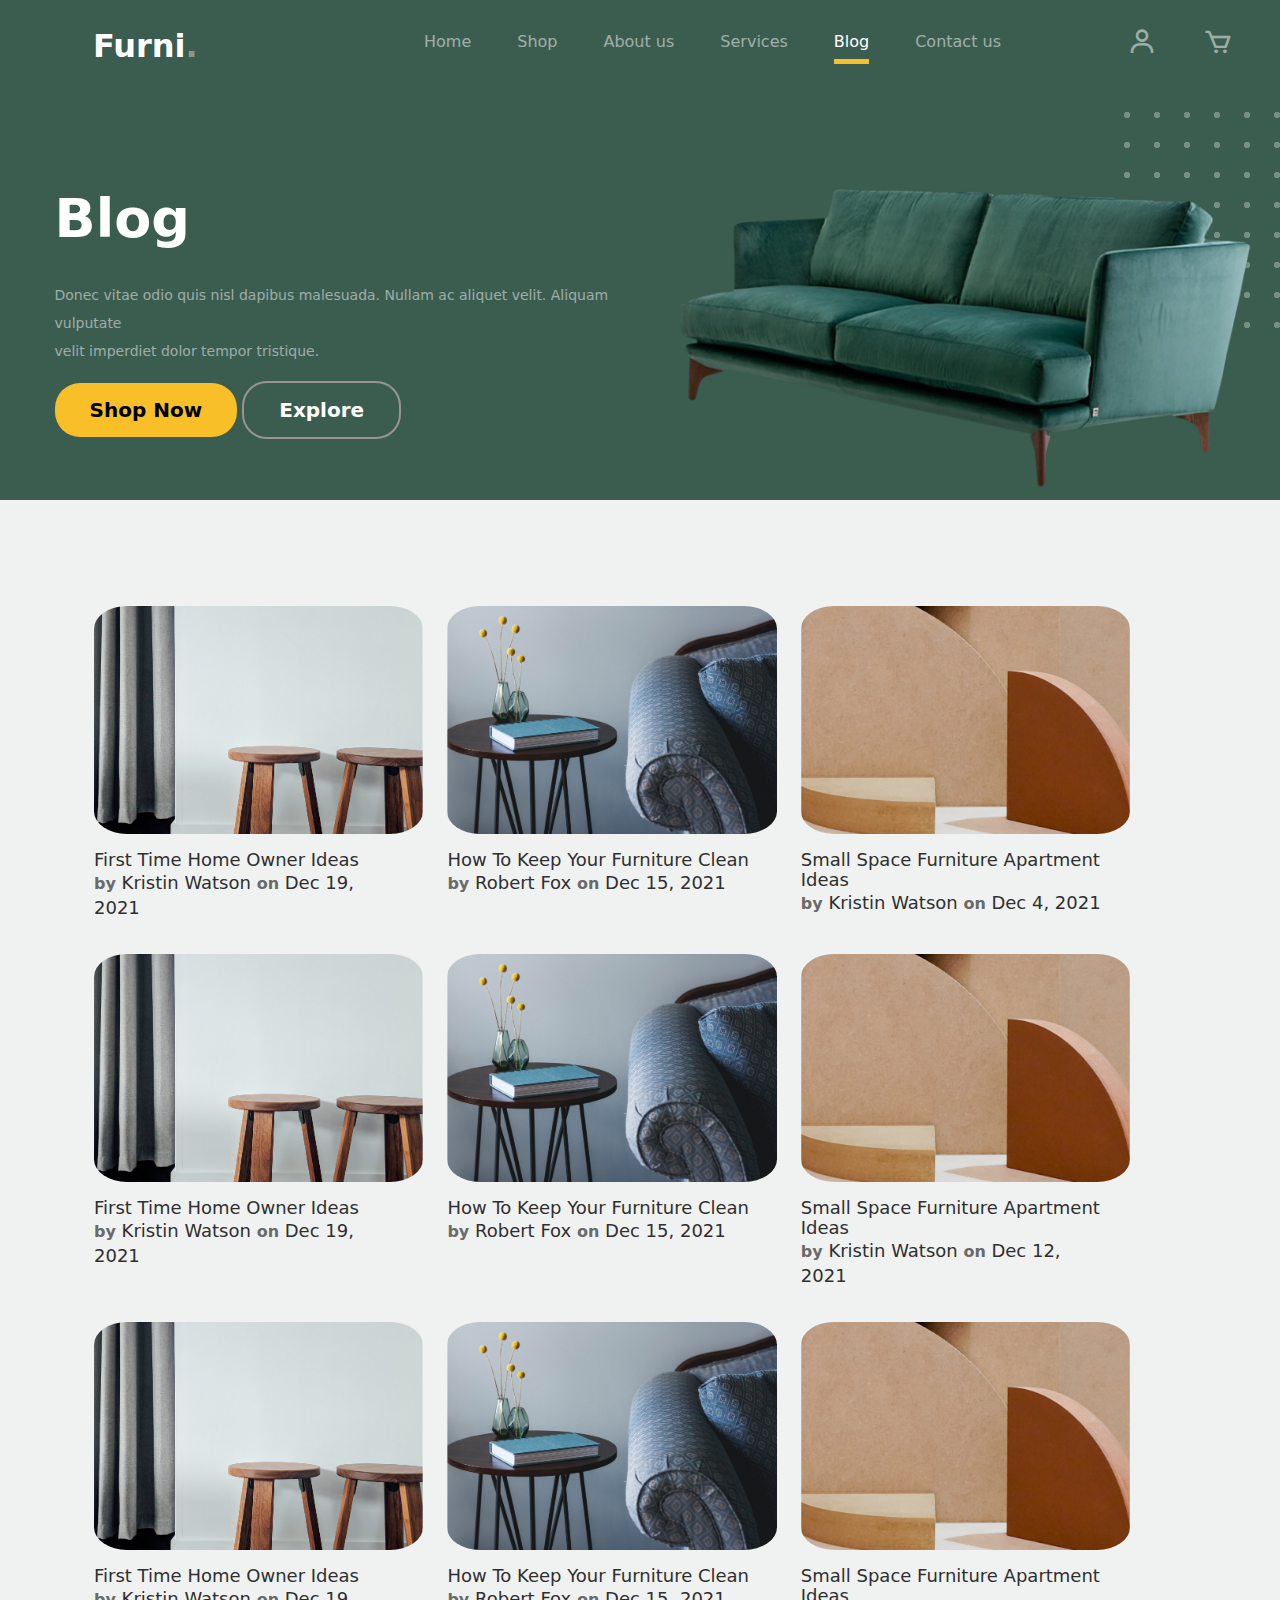
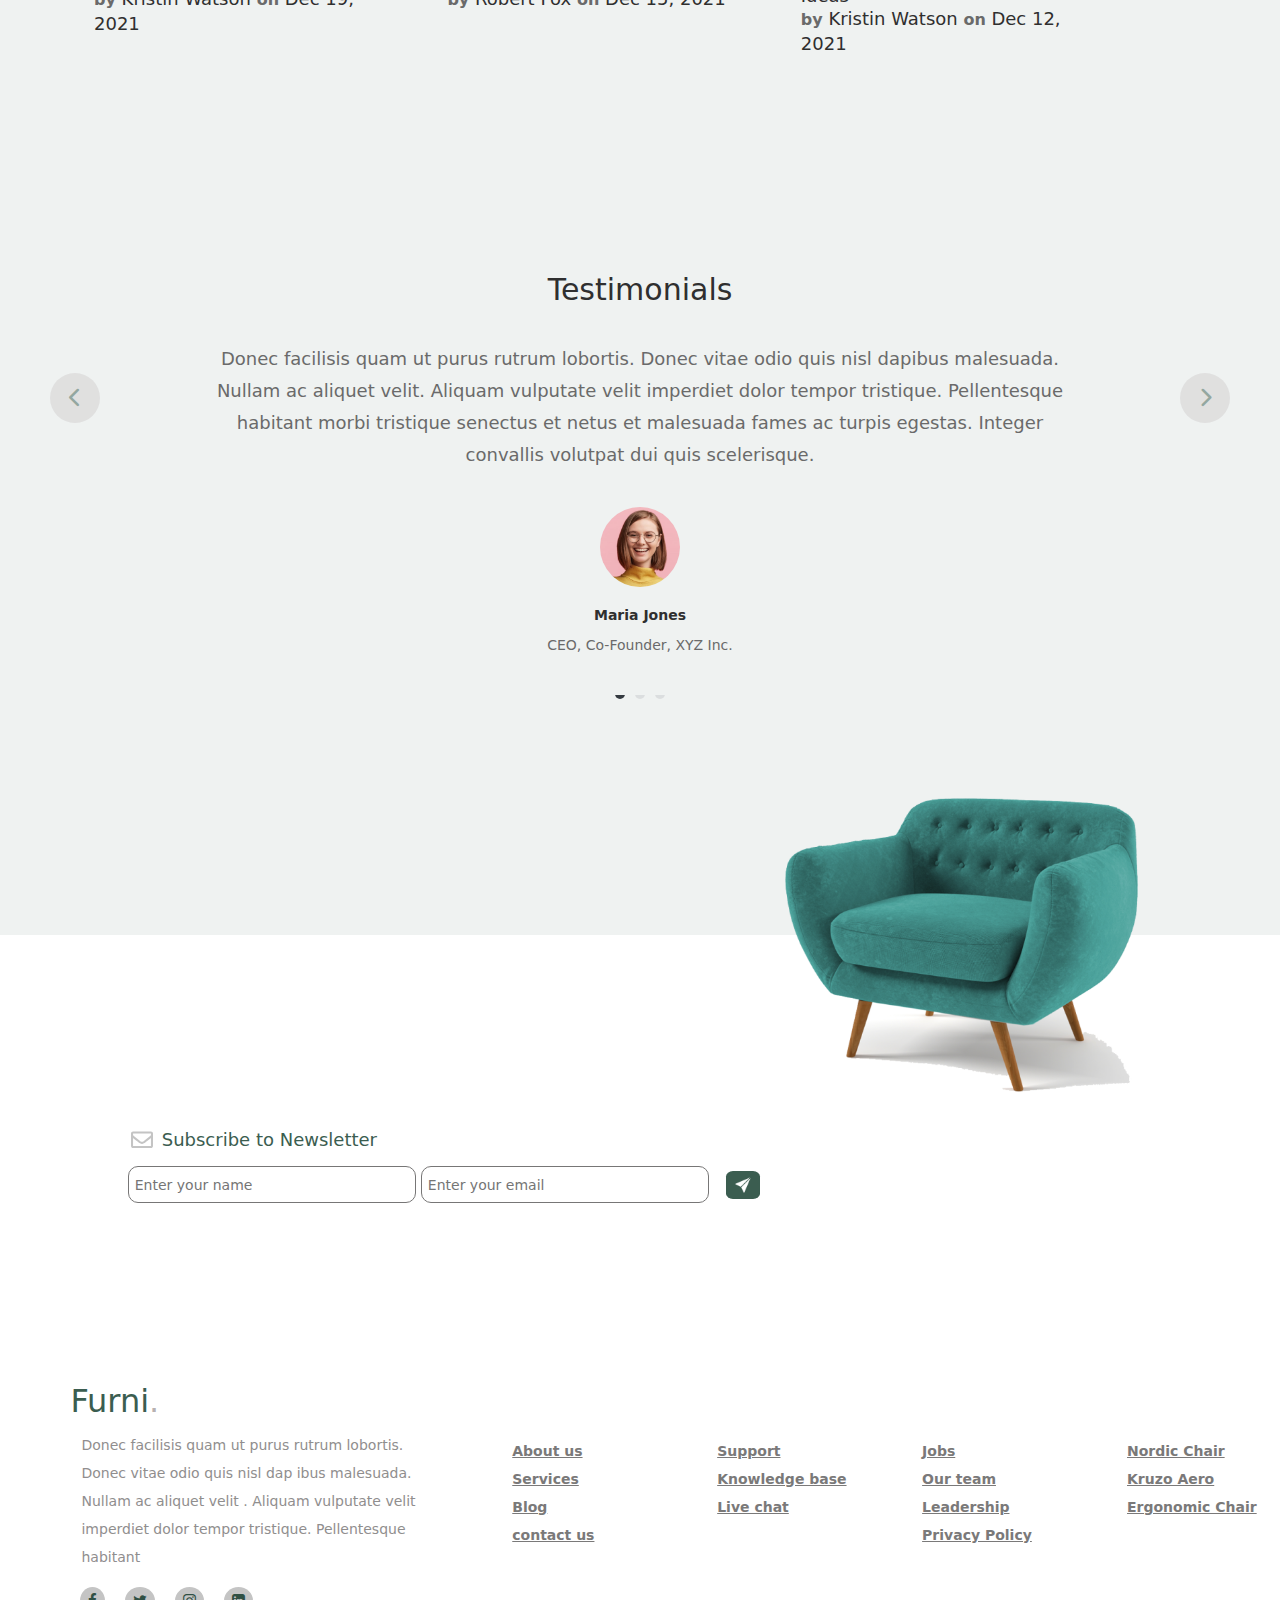
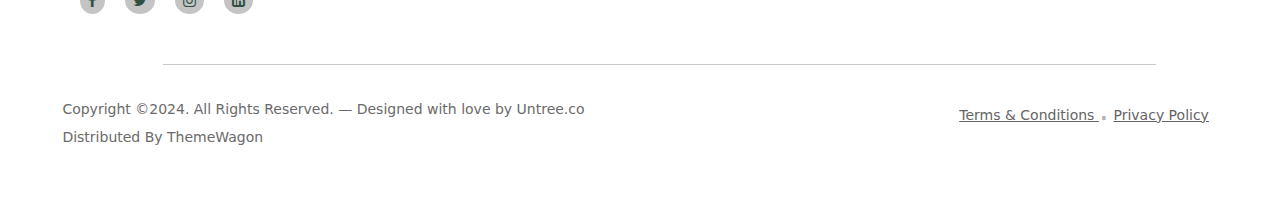
<file: Blog.html>
<!DOCTYPE html>
<html lang="en">
  <head>
    <meta charset="UTF-8" />
    <meta name="viewport" content="width=device-width, initial-scale=1.0" />

    <!-- Bootstrap CSS -->
    <link
      rel="stylesheet"
      href="https://stackpath.bootstrapcdn.com/bootstrap/4.5.2/css/bootstrap.min.css"
    />
    <link
      href="https://stackpath.bootstrapcdn.com/bootstrap/5.3.0/css/bootstrap.min.css"
      rel="stylesheet"
    />
    <!-- Font Awesome -->
   
    <link
      rel="stylesheet"
      href="https://cdnjs.cloudflare.com/ajax/libs/font-awesome/6.0.0-beta3/css/all.min.css"
    /> <link
      rel="stylesheet"
      href="https://stackpath.bootstrapcdn.com/font-awesome/4.7.0/css/font-awesome.min.css"
    />
    <!-- Boxicons -->
    <link
      rel="stylesheet"
      href="https://unpkg.com/boxicons@2.1.4/css/boxicons.min.css"
    />

    <!-- jQuery -->
    <script src="https://code.jquery.com/jquery-3.5.1.slim.min.js"></script>

    <!-- Popper.js -->
    <script src="https://cdn.jsdelivr.net/npm/@popperjs/core@2.5.2/dist/umd/popper.min.js"></script>

    <!-- Bootstrap JS -->
    <script src="https://stackpath.bootstrapcdn.com/bootstrap/4.5.2/js/bootstrap.min.js"></script>

    <script src="https://cdn.jsdelivr.net/npm/@popperjs/core@2.11.7/dist/umd/popper.min.js"></script>
    <script src="https://cdn.jsdelivr.net/npm/bootstrap@5.3.0/dist/js/bootstrap.min.js"></script>

    <!-- Custom CSS -->
    <link rel="stylesheet" href="style.css" />
    <link rel="shortcut icon" href="img/favicon.png" />
    <title>Blog</title>
    <style>
      #main h1,
      #main p,
      .shop,
      .explore {
        text-align: left;
        margin-left: 5%;
      }
      #main .btn {
        display: inline;
        margin-left: 5%;
      }
      .explore {
        margin-left: 0 !important;
      }
      #recent .container-fluid {
        margin-left: 3%;
      }

      .custom-column {
        max-width: 100%;
        margin: 10px 0;
      }
      .first,
      .sec {
        margin-top: 10%;
      }
      #contact .Subscribe {
        margin-top: 15%;
        font-size: 18px;
        font-weight: 500;
        line-height: 22px;
        color: rgb(59, 93, 80);
      }
      @media (max-width: 767.98px) {
        /* Styles for mobile and smaller screens */

        .image {
          display: inline-flex;
          gap: 20px;
          width: 130%;
        }
        
        .text-end {
          text-align: left;
        }
        .custom-column {
          flex: 0 0 33.3333%;
          max-width: 33.3333%;
        }

        #recent .row p {
          margin-top: 5%;
          font-size: 16px;
          font-weight: 500;
        }
        #recent .row b {
          font-size: 16px;
          font-weight: 400;
        }
        .sec {
          margin-top: 2%;
        }
        #contact .Subscribe {
          margin-top: 45%;
        }
      }
    </style>
  </head>
  <body>
    <section id="nav-bar">
      <nav class="navbar navbar-expand-lg navbar-dark g-dark">
        <a class="navbar-brand" href="#">Furni<span>.</span></a>
        <button
          class="navbar-toggler"
          type="button"
          data-toggle="collapse"
          data-target="#navBar"
          aria-controls="navBar"
          aria-expanded="false"
          aria-label="Toggle navigation"
        >
          <i class="fa fa-bars"></i>
        </button>
        <div class="container-fluid">
          <div class="collapse navbar-collapse" id="navBar">
            <div class="navbar-nav ml-auto">
              <ul class="navbar-nav mb-2 mb-md-0">
                <li class="nav-item">
                  <a class="nav-link" href="index.html"><span class="underline">Home</span></a>
                </li>
                <li class="nav-item">
                  <a class="nav-link" href="shop.html"><span class="underline">Shop</span></a>
                </li>
                <li class="nav-item">
                  <a class="nav-link" href="about.html"><span class="underline">About us</span></a>
                </li>
                <li class="nav-item">
                  <a class="nav-link" href="services.html"><span class="underline">Services</span></a>
                </li>
                <li class="nav-item active">
                  <a class="nav-link" href="#"><span class="underline">Blog</span></a>
                </li>
                <li class="nav-item">
                  <a class="nav-link" href="contact.html"><span class="underline">Contact us</span></a>
                </li>
              </ul>
              <ul class="navBar-nav mb-2 mb-md-0 ms-5">
                <li class="nav-item">
                  <a href="#" class="nav-link"><i class="bx bx-user"></i> </a>
                </li>
                <li class="nav-item">
                  <a href="cart.html" class="nav-link"
                    ><i class="bx bx-cart"></i>
                  </a>
                </li>
              </ul>
            </div>
          </div>
        </div>
      </nav>
    </section>
    <!------------------------------------------------------------------------------------------------------------>

    <section id="main">
      <div class="container-fluid main">
        <div class="row">
          <div class="col-md-6 no-ml-md">
            <h1>Blog</h1>
            <p>
              Donec vitae odio quis nisl dapibus malesuada. Nullam ac aliquet
              velit. Aliquam vulputate <br />
              velit imperdiet dolor tempor tristique.
            </p>
            <button class="btn shop">Shop Now</button>
            <button class="btn explore">Explore</button>
          </div>

          <div class="col-md-6 text-center position-relative">
            <div class="dots-background"></div>
            <img src="img/couch.png" class="img-fluid couch-img" />
          </div>
        </div>
      </div>
    </section>
    <!------------------------------------------------------------------------------------------------------------>

    <section id="recent">
      <div class="container">
        <div class="row image">
          <div class="col-4 col-sm-6 col-md-4 custom-column first">
            <img src="img/post-1.jpg" class="recent-img" />
            <p>
              First Time Home Owner Ideas <br /><b> by</b> Kristin Watson
              <b> on</b> Dec 19, 2021
            </p>
          </div>
          <div class="col-4 col-sm-6 col-md-4 custom-column first">
            <img src="img/post-2.jpg" class="recent-img" />
            <p>
              How To Keep Your Furniture Clean <br />
              <b> by</b> Robert Fox <b> on</b>
              Dec 15, 2021
            </p>
          </div>
          <div class="col-4 col-sm-6 col-md-4 custom-column sec">
            <img src="img/post-3.jpg" class="recent-img" />
            <p>
              Small Space Furniture Apartment Ideas <br />
              <b> by</b> Kristin Watson <b> on </b> Dec 4, 2021
            </p>
          </div>
          <div class="col-4 col-sm-6 col-md-4 custom-column">
            <img src="img/post-1.jpg" class="recent-img" />
            <p>
              First Time Home Owner Ideas <br />
              <b> by</b> Kristin Watson <b> on</b> Dec 19, 2021
            </p>
          </div>
          <div class="col-4 col-sm-6 col-md-4 custom-column">
            <img src="img/post-2.jpg" class="recent-img" />
            <p>
              How To Keep Your Furniture Clean<br />
              <b> by</b> Robert Fox <b> on</b>
              Dec 15, 2021
            </p>
          </div>
          <div class="col-4 col-sm-6 col-md-4 custom-column">
            <img src="img/post-3.jpg" class="recent-img" />
            <p>
              Small Space Furniture Apartment Ideas<br />
              <b> by</b> Kristin Watson <b> on </b> Dec 12, 2021
            </p>
          </div>
          <div class="col-4 col-sm-6 col-md-4 custom-column">
            <img src="img/post-1.jpg" class="recent-img" />
            <p>
              First Time Home Owner Ideas<br />
              <b> by</b> Kristin Watson <b> on</b> Dec 19, 2021
            </p>
          </div>
          <div class="col-4 col-sm-6 col-md-4 custom-column">
            <img src="img/post-2.jpg" class="recent-img" />
            <p>
              How To Keep Your Furniture Clean <br />
              <b> by</b> Robert Fox <b> on</b>
              Dec 15, 2021
            </p>
          </div>
          <div class="col-4 col-sm-6 col-md-4 custom-column">
            <img src="img/post-3.jpg" class="recent-img" />
            <p>
              Small Space Furniture Apartment Ideas <br />
              <b> by</b> Kristin Watson <b> on </b> Dec 12, 2021
            </p>
          </div>
        </div>
      </div>
    </section>
    <!------------------------------------------------------------------------------------------------------------>

    <section id="testimonial">
      <div
        id="carousel"
        class="carousel carousel-dark slide"
        data-bs-ride="carousel"
      >
        <div class="carousel-indicators">
          <button
            type="button"
            data-bs-target="#carousel"
            data-bs-slide-to="0"
            class="active"
            aria-current="true"
            aria-label="Slide 1"
          ></button>
          <button
            type="button"
            data-bs-target="#carousel"
            data-bs-slide-to="1"
            aria-label="Slide 2"
          ></button>
          <button
            type="button"
            data-bs-target="#carousel"
            data-bs-slide-to="2"
            aria-label="Slide 3"
          ></button>
        </div>
        <h5>Testimonials</h5>
        <div class="carousel-inner">
          <div class="carousel-item active" data-bs-interval="10000">
            <div class="carousel-caption">
              <p>
                Donec facilisis quam ut purus rutrum lobortis. Donec vitae odio
                quis nisl dapibus malesuada. Nullam ac aliquet velit. Aliquam
                vulputate velit imperdiet dolor tempor tristique. Pellentesque
                habitant morbi tristique senectus et netus et malesuada fames ac
                turpis egestas. Integer convallis volutpat dui quis scelerisque.
              </p>
              <img src="img/person-1.png" alt="" />

              <h3 class="person-name">Maria Jones</h3>
              <span class="person-job d-block mb-3">
                CEO, Co-Founder, XYZ Inc.</span
              >
            </div>
          </div>
          <div class="carousel-item" data-bs-interval="2000">
            <div class="carousel-caption">
              <p>
                Donec facilisis quam ut purus rutrum lobortis. Donec vitae odio
                quis nisl dapibus malesuada. Nullam ac aliquet velit. Aliquam
                vulputate velit imperdiet dolor tempor tristique. Pellentesque
                habitant morbi tristique senectus et netus et malesuada fames ac
                turpis egestas. Integer convallis volutpat dui quis scelerisque.
              </p>
              <img src="img/person-1.png" alt="" />
              <h3 class="person-name">Maria Jones</h3>
              <span class="person-job d-block mb-3">
                CEO, Co-Founder, XYZ Inc.</span
              >
            </div>
          </div>
          <div class="carousel-item">
            <div class="carousel-caption">
              <p>
                Donec facilisis quam ut purus rutrum lobortis. Donec vitae odio
                quis nisl dapibus malesuada. Nullam ac aliquet velit. Aliquam
                vulputate velit imperdiet dolor tempor tristique. Pellentesque
                habitant morbi tristique senectus et netus et malesuada fames ac
                turpis egestas. Integer convallis volutpat dui quis scelerisque.
              </p>
              <img src="img/person-1.png" alt="" />
              <h3 class="person-name">Maria Jones</h3>
              <span class="person-job d-block mb-3">
                CEO, Co-Founder, XYZ Inc.</span
              >
            </div>
          </div>
        </div>
        <button
          class="carousel-control-prev"
          type="button"
          data-bs-target="#carousel"
          data-bs-slide="prev"
        ></button>
        <button
          class="carousel-control-next"
          type="button"
          data-bs-target="#carousel"
          data-bs-slide="next"
        ></button>
      </div>
    </section>
    <!------------------------------------------------------------------------------------------------------------>

    <section id="image">
      <img src="img/sofa.png" class="sofa-img" />
    </section>
    <!--------------------------------------------------->
    <section id="contact">
      <div class="Subscribe">
        <img src="img/envelope-outline.svg" />
        Subscribe to Newsletter
      </div>

      <div class="my-input">
        <input class="input" type="text" placeholder="Enter your name" />
        <input class="input" type="text" placeholder="Enter your email" />
        <a href="#"
          ><button class="plane">
            <img
              src="img/icons8-paper-plane-50.png"
              class="paper-icon"
            /></button
        ></a>
      </div>
    </section>

    <!--------------------------------------------------------->
    <footer>
      <div class="container-fluid footer-container">
        <div class="row">
          <div class="col-lg-4 col-md-12 col-sm-12 column">
            <a href="#" class="ftitle">Furni<span>.</span></a>
            <p class="fdetails">
              Donec facilisis quam ut purus rutrum lobortis. Donec vitae odio
              quis nisl dap ibus malesuada. Nullam ac aliquet velit . Aliquam
              vulputate velit imperdiet dolor tempor tristique. Pellentesque
              habitant
            </p>
            <div class="social">
              <a href="#"><i class="fa fa-facebook"></i></a>
              <a href="#"><i class="fa fa-twitter"></i></a>
              <a href="#"><i class="fa fa-instagram"></i></a>
              <a href="#"><i class="fa fa-linkedin-square"></i></a>
            </div>
          </div>
          <div class="col-lg-2 col-md-3 col-sm-3 column c1">
            <ul style="list-style: none">
              <li><a href="#">About us</a></li>
              <li><a href="#">Services</a></li>
              <li><a href="#">Blog</a></li>
              <li><a href="#">contact us</a></li>
            </ul>
          </div>

          <div class="col-lg-2 col-md-3 col-sm-3 column c1">
            <ul style="list-style: none">
              <li><a href="#">Support</a></li>
              <li><a href="#">Knowledge base</a></li>
              <li><a href="#">Live chat</a></li>
            </ul>
          </div>

          <div class="col-lg-2 col-md-3 col-sm-3 column c1">
            <ul style="list-style: none">
              <li><a href="#">Jobs</a></li>
              <li><a href="#">Our team</a></li>
              <li><a href="#">Leadership</a></li>
              <li><a href="#">Privacy Policy</a></li>
            </ul>
          </div>

          <div class="col-lg-2 col-md-3 col-sm-3 column c1">
            <ul style="list-style: none">
              <li><a href="#">Nordic Chair</a></li>
              <li><a href="#"> Kruzo Aero</a></li>
              <li><a href="#">Ergonomic Chair</a></li>
            </ul>
          </div>
        </div>
      </div>
      <hr />

      <div id="copy">
        <div class="container-fluid">
          <div class="row text">
            <div class="col-md-6">
              <p>
                Copyright ©2024. All Rights Reserved. — Designed with love by
                Untree.co Distributed By ThemeWagon
              </p>
            </div>
            <div class="col-md-6 text-end">
              <p>
                <a href="#" class="term">Terms & Conditions </a>
                <span>.</span>
                <a href="#" class="term">Privacy Policy </a>
              </p>
            </div>
          </div>
        </div>
      </div>
    </footer>
    <script src="smooth-scroll.js"></script>
    <script>
      var scroll = new SmoothScroll('a[href*="#"]');
    </script>
  </body>
</html>
</file>
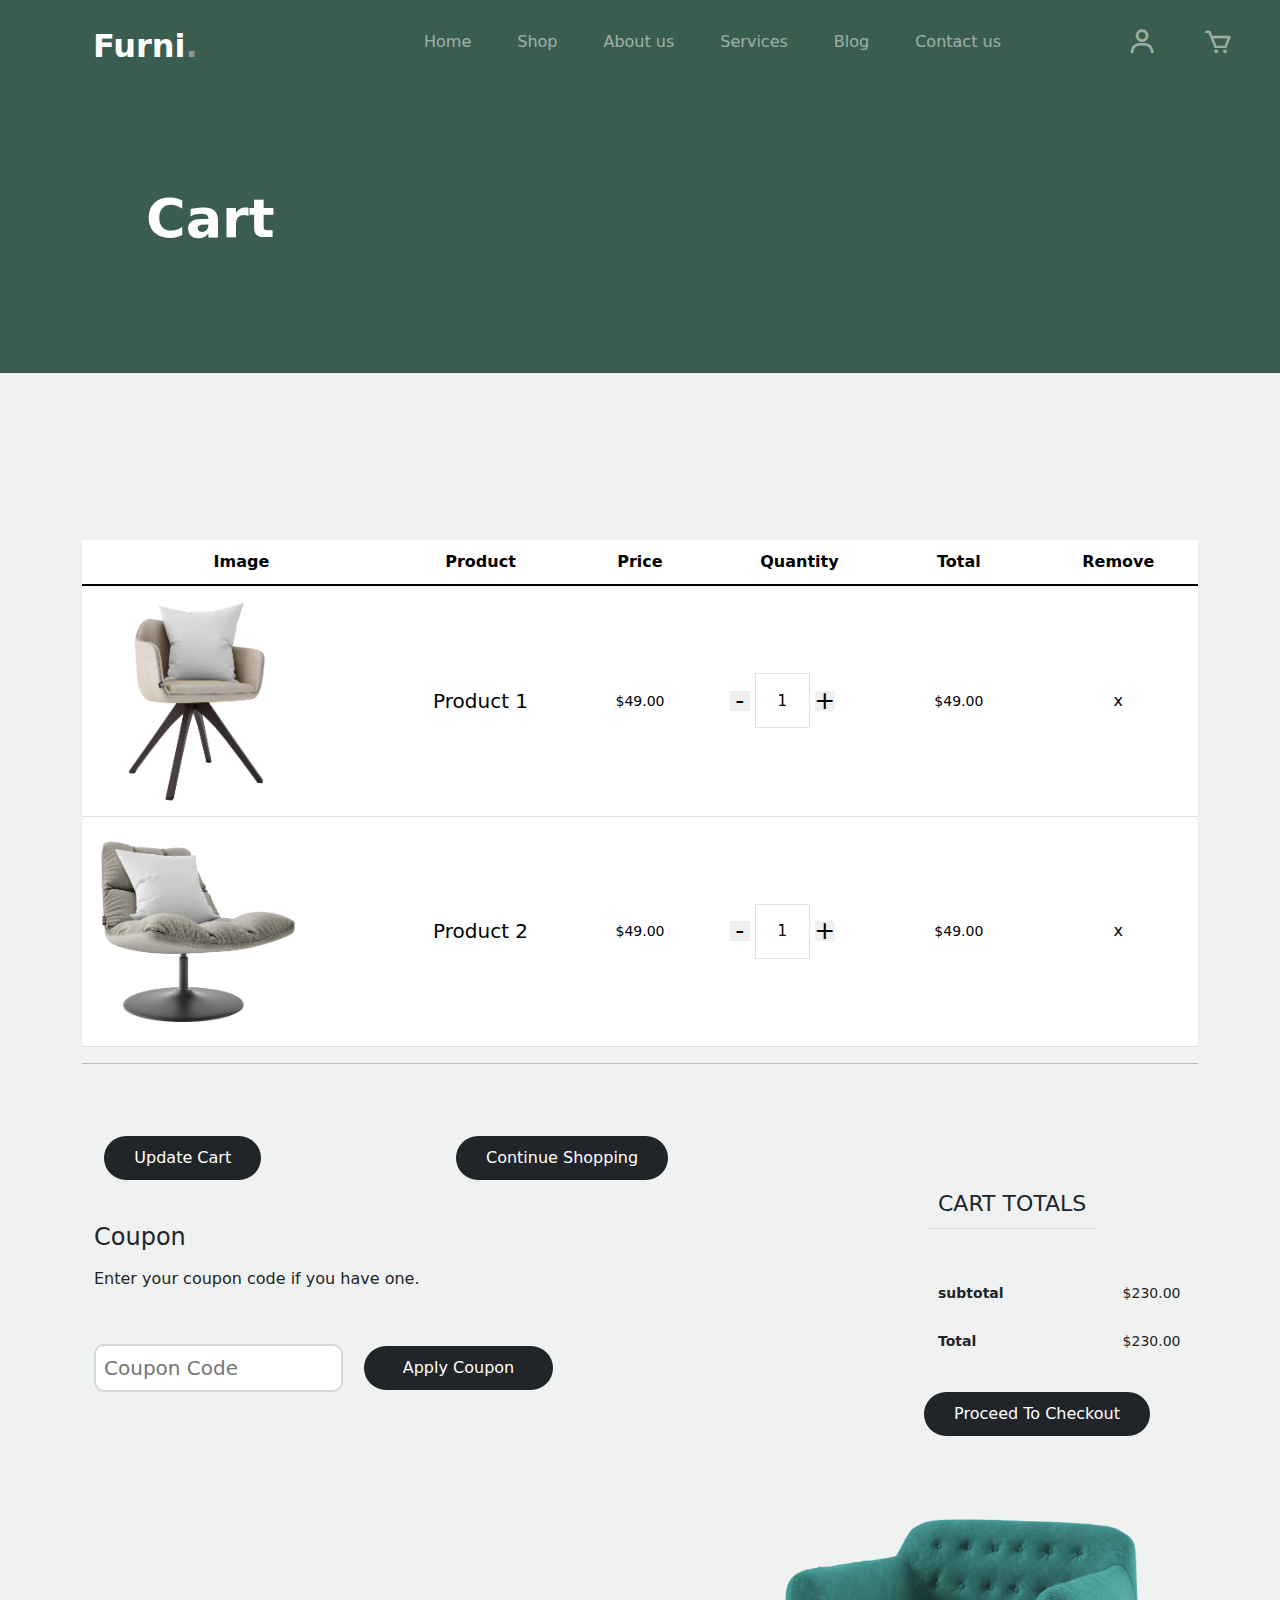
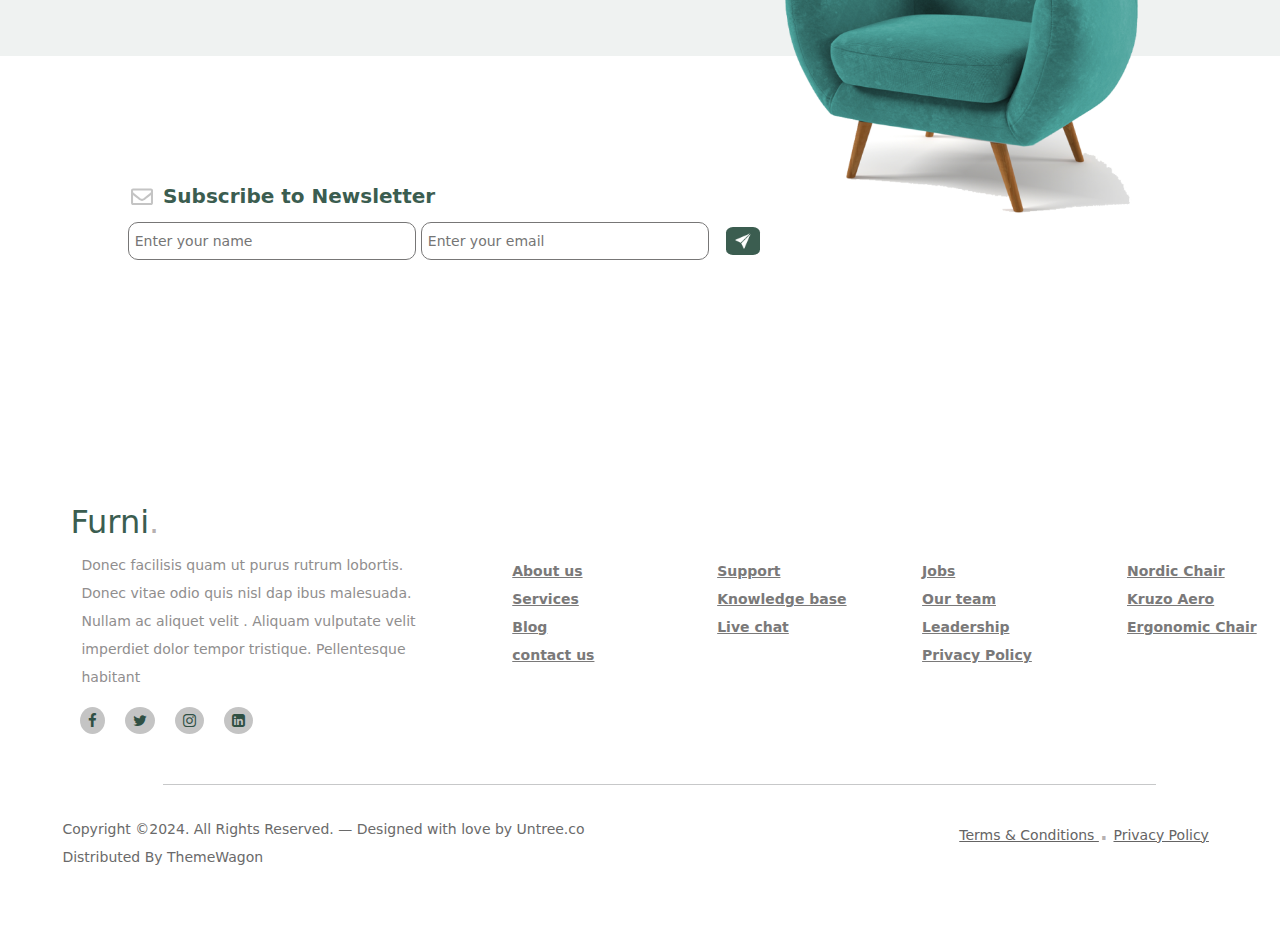
<file: cart.html>
<!DOCTYPE html>
<html lang="en">
  <head>
    <meta charset="UTF-8" />
    <meta name="viewport" content="width=device-width, initial-scale=1.0" />

    <!-- Bootstrap CSS -->
    <link
      rel="stylesheet"
      href="https://stackpath.bootstrapcdn.com/bootstrap/4.5.2/css/bootstrap.min.css"
    />
    <link
      href="https://stackpath.bootstrapcdn.com/bootstrap/5.3.0/css/bootstrap.min.css"
      rel="stylesheet"
    />
    <!-- Font Awesome -->

    <link
      rel="stylesheet"
      href="https://cdnjs.cloudflare.com/ajax/libs/font-awesome/6.0.0-beta3/css/all.min.css"
    />
    <link
      rel="stylesheet"
      href="https://stackpath.bootstrapcdn.com/font-awesome/4.7.0/css/font-awesome.min.css"
    />

    <!-- Boxicons -->
    <link
      rel="stylesheet"
      href="https://unpkg.com/boxicons@2.1.4/css/boxicons.min.css"
    />

    <!-- jQuery -->
    <script src="https://code.jquery.com/jquery-3.5.1.slim.min.js"></script>

    <!-- Popper.js -->
    <script src="https://cdn.jsdelivr.net/npm/@popperjs/core@2.5.2/dist/umd/popper.min.js"></script>

    <!-- Bootstrap JS -->
    <script src="https://stackpath.bootstrapcdn.com/bootstrap/4.5.2/js/bootstrap.min.js"></script>

    <script src="https://cdn.jsdelivr.net/npm/@popperjs/core@2.11.7/dist/umd/popper.min.js"></script>
    <script src="https://cdn.jsdelivr.net/npm/bootstrap@5.3.0/dist/js/bootstrap.min.js"></script>

    <!-- Custom CSS -->
    <link rel="stylesheet" href="style.css" />
    <link rel="shortcut icon" href="img/favicon.png" />

    <title>Cart</title>
    <style>
      #cart {
        background-color: #eff2f1;
      }
      #cart img {
        width: 70% !important;
        width: 100%;
        table-layout: fixed;
        display: block;
      }

      /******** table 1 *********/
      .cart-table {
        margin-top: 15% !important;
      }
      .cart-table thead th {
        border-bottom: 2px solid black;
        border-top: none;
      }

      .cart-table th,
      .cart-table td {
        width: 16.66%;
        text-align: center;
        vertical-align: middle;
        padding: 10px;
      }

      .cart-table th.large,
      .cart-table td.large {
        width: 25%;
      }

      .cart-table th:not(.large),
      .cart-table td:not(.large) {
        width: 12.5%;
      }

      .quantity-control {
        display: flex;
        align-items: center;
      }

      .quantity-btn {
        width: 20px;
        height: 20px;
        font-size: 25px;
        border: none;
        cursor: pointer;
        display: flex;
        align-items: center;
        justify-content: center;
        outline: none;
      }

      .quantity-btn:focus {
        outline: none;
      }

      .quantity-input {
        width: 55px !important;
        height: 55px !important;
        text-align: center;
        border: 1px solid #dee2e6;
        font-size: 15px;
        margin: 0 5px;
        background-color: #fff;
      }
      .prod {
        font-size: 20px;
        font-weight: 500;
        line-height: 24px;
        color: rgb(0, 0, 0);
      }

      .pri {
        font-size: 14px;
        font-weight: 500;
        line-height: 28px;
        color: rgba(0, 0, 0, 0.5);
      }

      /************botton **************/

      #cart .btn {
        font-size: 16px;
        font-weight: 500;
        line-height: 28px;
        padding: 8px 30px;
        margin-left: 2%;
        margin-right: 15%;
        margin-top: 5%;
      }
      .coupon-container {
        display: flex;
        align-items: center;
        gap: 0px;
        margin-top: 10px;
      }

      .cop-input {
        width: 100%;
        border: 2px solid #d1d8dd;
        border-radius: 10px;
        padding: 10px 8px;
        margin-right: 10px;
        margin-top: 5%;
        flex: 1;
      }

      .coupon {
        font-size: 24px;
        font-weight: 500;
        line-height: 28px;
        margin-top: 8%;
      }
      .Apply {
        width: 35%;
        margin-left: 0;
        margin-right: 0;
        white-space: nowrap;
      }
      /******** table 2 *********/

      .align-items-end {
        text-align: left;
      }
      .cart-total {
        width: 50%;
        margin: 0;
        padding: 0;
        border-collapse: collapse;
      }
      .cart-total thead {
        margin-bottom: 40px;
        display: block;
      }

      .cart-total thead th {
        width: 100%;
        font-size: 22px;
        font-weight: 400;
        line-height: 28px;
        border-bottom: 1px solid #d9dbda;
      }
      .cart-total tr {
        font-size: 14px;
        font-weight: 400;
        line-height: 28px;
      }
      .cart-total th,
      .cart-total td {
        vertical-align: middle;
        padding: 10px;
        box-sizing: border-box;
      }

      @media (max-width: 767.98px) {
        #main h1 {
          text-align: left;
        }
        .prod {
          font-size: 12px;
        }
        #cart .row {
          display: flex;
          flex-direction: column;
          align-items: stretch;
        }

        #cart .btn {
          font-size: 10px;
          padding: 8px 14px;
          margin-left: 2%;
          margin-right: 0;
          margin-top: 0;
        }

        .cop-input {
          width: 90% !important;
          border: 2px solid #d1d8dd;
          border-radius: 10px;
          margin-top: 5%;
          margin-bottom: 5%;
          margin-left: 10px;
        }

        .coupon-container {
          display: flex;
          flex-direction: column;
          align-items: stretch;
        }

        .cop-input {
          width: 100%;
          border: 2px solid #d1d8dd;
          border-radius: 10px;
          padding: 10px 8px;
          margin-right: 10px;
          margin-top: 5%;
          flex: 1;
        }

        .coupon {
          font-size: 16px;
        }
        .Apply {
          width: 90%;
          margin-bottom: 15%;
        }
        .cart-total {
          width: 100%;
        }
      }
    </style>
  </head>
  <body>
    <section id="nav-bar">
      <nav class="navbar navbar-expand-lg navbar-dark g-dark">
        <a class="navbar-brand" href="#">Furni<span>.</span></a>
        <button
          class="navbar-toggler"
          type="button"
          data-toggle="collapse"
          data-target="#navBar"
          aria-controls="navBar"
          aria-expanded="false"
          aria-label="Toggle navigation"
        >
          <i class="fa fa-bars"></i>
        </button>
        <div class="container-fluid">
          <div class="collapse navbar-collapse" id="navBar">
            <div class="navbar-nav ml-auto">
              <ul class="navbar-nav mb-2 mb-md-0">
                <li class="nav-item">
                  <a class="nav-link" href="index.html"><span class="underline">Home</span></a>
                </li>
                <li class="nav-item">
                  <a class="nav-link" href="shop.html"><span class="underline">Shop</span></a>
                </li>
                <li class="nav-item">
                  <a class="nav-link" href="about.html"><span class="underline">About us</span></a>
                </li>
                <li class="nav-item">
                  <a class="nav-link" href="services.html"><span class="underline">Services</span></a>
                </li>
                <li class="nav-item">
                  <a class="nav-link" href="Blog.html"><span class="underline">Blog</span></a>
                </li>
                <li class="nav-item">
                  <a class="nav-link" href="contact.html"><span class="underline">Contact us</span></a>
                </li>
              </ul>
              <ul class="navBar-nav mb-2 mb-md-0 ms-5">
                <li class="nav-item">
                  <a href="#" class="nav-link"><i class="bx bx-user"></i> </a>
                </li>
                <li class="nav-item">
                  <a href="#" class="nav-link"><i class="bx bx-cart"></i> </a>
                </li>
              </ul>
            </div>
          </div>
        </div>
      </nav>
    </section>
    <!------------------------------------------------------------------------------------------------------------>
    <section id="main">
      <div class="container-fluid main">
        <div class="row">
          <div class="col-md-6 no-ml-md">
            <h1 style="margin-bottom: 20%">Cart</h1>
          </div>
        </div>
      </div>
    </section>
    <!----------------------------------------------------------------------->
    <section id="cart">
      <div class="container">
        <div class="table-responsive">
          <table class="table cart-table">
            <thead>
              <tr>
                <th scope="col" class="large">Image</th>
                <th scope="col">Product</th>
                <th scope="col">Price</th>
                <th scope="col">Quantity</th>
                <th scope="col">Total</th>
                <th scope="col">Remove</th>
              </tr>
            </thead>
            <tbody>
              <tr>
                <th><img src="img/product-1.png" alt="" /></th>
                <td class="prod">Product 1</td>
                <td class="pri">$49.00</td>
                <td>
                  <div class="quantity-control">
                    <button class="quantity-btn">-</button>
                    <input
                      type="text"
                      name="quantity"
                      value="1"
                      class="quantity-input"
                      readonly
                    />
                    <button class="quantity-btn">+</button>
                  </div>
                </td>

                <td class="pri">$49.00</td>
                <td>x</td>
              </tr>
              <tr>
                <th><img src="img/product-2.png" alt="" /></th>
                <td class="prod">Product 2</td>
                <td class="pri">$49.00</td>
                <td>
                  <div class="quantity-control">
                    <button class="quantity-btn">-</button>
                    <input
                      type="text"
                      name="quantity"
                      value="1"
                      class="quantity-input"
                      readonly
                    />
                    <button class="quantity-btn">+</button>
                  </div>
                </td>
                <td class="pri">$49.00</td>
                <td>x</td>
              </tr>
            </tbody>
          </table>
          <hr />
          <button class="btn btn-dark">Update Cart</button>
          <button class="btn btn-dark">Continue Shopping</button>
        </div>

        <div class="row d-flex justify-content-between">
          <div class="col-lg-6 d-flex flex-column">
            <p class="coupon">Coupon</p>
            <p>Enter your coupon code if you have one.</p>
            <div class="coupon-container">
              <input
                class="cop-input form-control-lg"
                type="text"
                id="text"
                placeholder="Coupon Code"
              />
              <button class="btn btn-dark Apply">Apply Coupon</button>
            </div>
          </div>
          <div class="col-lg-6 d-flex flex-column align-items-end">
            <table class="cart-total">
              <thead>
                <tr>
                  <th scope="col">CART TOTALS</th>
                </tr>
              </thead>
              <tbody>
                <tr>
                  <th>subtotal</th>
                  <td>$230.00</td>
                </tr>
                <tr>
                  <th>Total</th>
                  <td>$230.00</td>
                </tr>
              </tbody>
            </table>
            <button class="btn btn-dark mr-5">Proceed To Checkout</button>
          </div>
        </div>
      </div>
    </section>
    <!--------------------------------------------------------------->
    <section id="image">
      <img src="img/sofa.png" class="sofa-img" />
    </section>
    <!--------------------------------------------------->
    <section id="contact">
      <div class="Subscribe">
        <img src="img/envelope-outline.svg" />
        Subscribe to Newsletter
      </div>

      <div class="my-input">
        <input class="input" type="text" placeholder="Enter your name" />
        <input class="input" type="text" placeholder="Enter your email" />
        <a href="#"
          ><button class="plane">
            <img
              src="img/icons8-paper-plane-50.png"
              class="paper-icon"
            /></button
        ></a>
      </div>
    </section>

    <!--------------------------------------------------------->
    <footer>
      <div class="container-fluid footer-container">
        <div class="row">
          <div class="col-lg-4 col-md-12 col-sm-12 column">
            <a href="#" class="ftitle">Furni<span>.</span></a>
            <p class="fdetails">
              Donec facilisis quam ut purus rutrum lobortis. Donec vitae odio
              quis nisl dap ibus malesuada. Nullam ac aliquet velit . Aliquam
              vulputate velit imperdiet dolor tempor tristique. Pellentesque
              habitant
            </p>
            <div class="social">
              <a href="#"><i class="fa fa-facebook"></i></a>
              <a href="#"><i class="fa fa-twitter"></i></a>
              <a href="#"><i class="fa fa-instagram"></i></a>
              <a href="#"><i class="fa fa-linkedin-square"></i></a>
            </div>
          </div>
          <div class="col-lg-2 col-md-3 col-sm-3 column c1">
            <ul style="list-style: none">
              <li><a href="#">About us</a></li>
              <li><a href="#">Services</a></li>
              <li><a href="#">Blog</a></li>
              <li><a href="#">contact us</a></li>
            </ul>
          </div>

          <div class="col-lg-2 col-md-3 col-sm-3 column c1">
            <ul style="list-style: none">
              <li><a href="#">Support</a></li>
              <li><a href="#">Knowledge base</a></li>
              <li><a href="#">Live chat</a></li>
            </ul>
          </div>

          <div class="col-lg-2 col-md-3 col-sm-3 column c1">
            <ul style="list-style: none">
              <li><a href="#">Jobs</a></li>
              <li><a href="#">Our team</a></li>
              <li><a href="#">Leadership</a></li>
              <li><a href="#">Privacy Policy</a></li>
            </ul>
          </div>

          <div class="col-lg-2 col-md-3 col-sm-3 column c1">
            <ul style="list-style: none">
              <li><a href="#">Nordic Chair</a></li>
              <li><a href="#"> Kruzo Aero</a></li>
              <li><a href="#">Ergonomic Chair</a></li>
            </ul>
          </div>
        </div>
      </div>
      <hr />

      <div id="copy">
        <div class="container-fluid">
          <div class="row text">
            <div class="col-md-6">
              <p>
                Copyright ©2024. All Rights Reserved. — Designed with love by
                Untree.co Distributed By ThemeWagon
              </p>
            </div>
            <div class="col-md-6 text-end">
              <p>
                <a href="#" class="term">Terms & Conditions </a>
                <span>.</span>
                <a href="#" class="term">Privacy Policy </a>
              </p>
            </div>
          </div>
        </div>
      </div>
    </footer>
    
    <script src="smooth-scroll.js"></script>
    <script>
      var scroll = new SmoothScroll('a[href*="#"]');
    </script>
  </body>
</html>
</file>
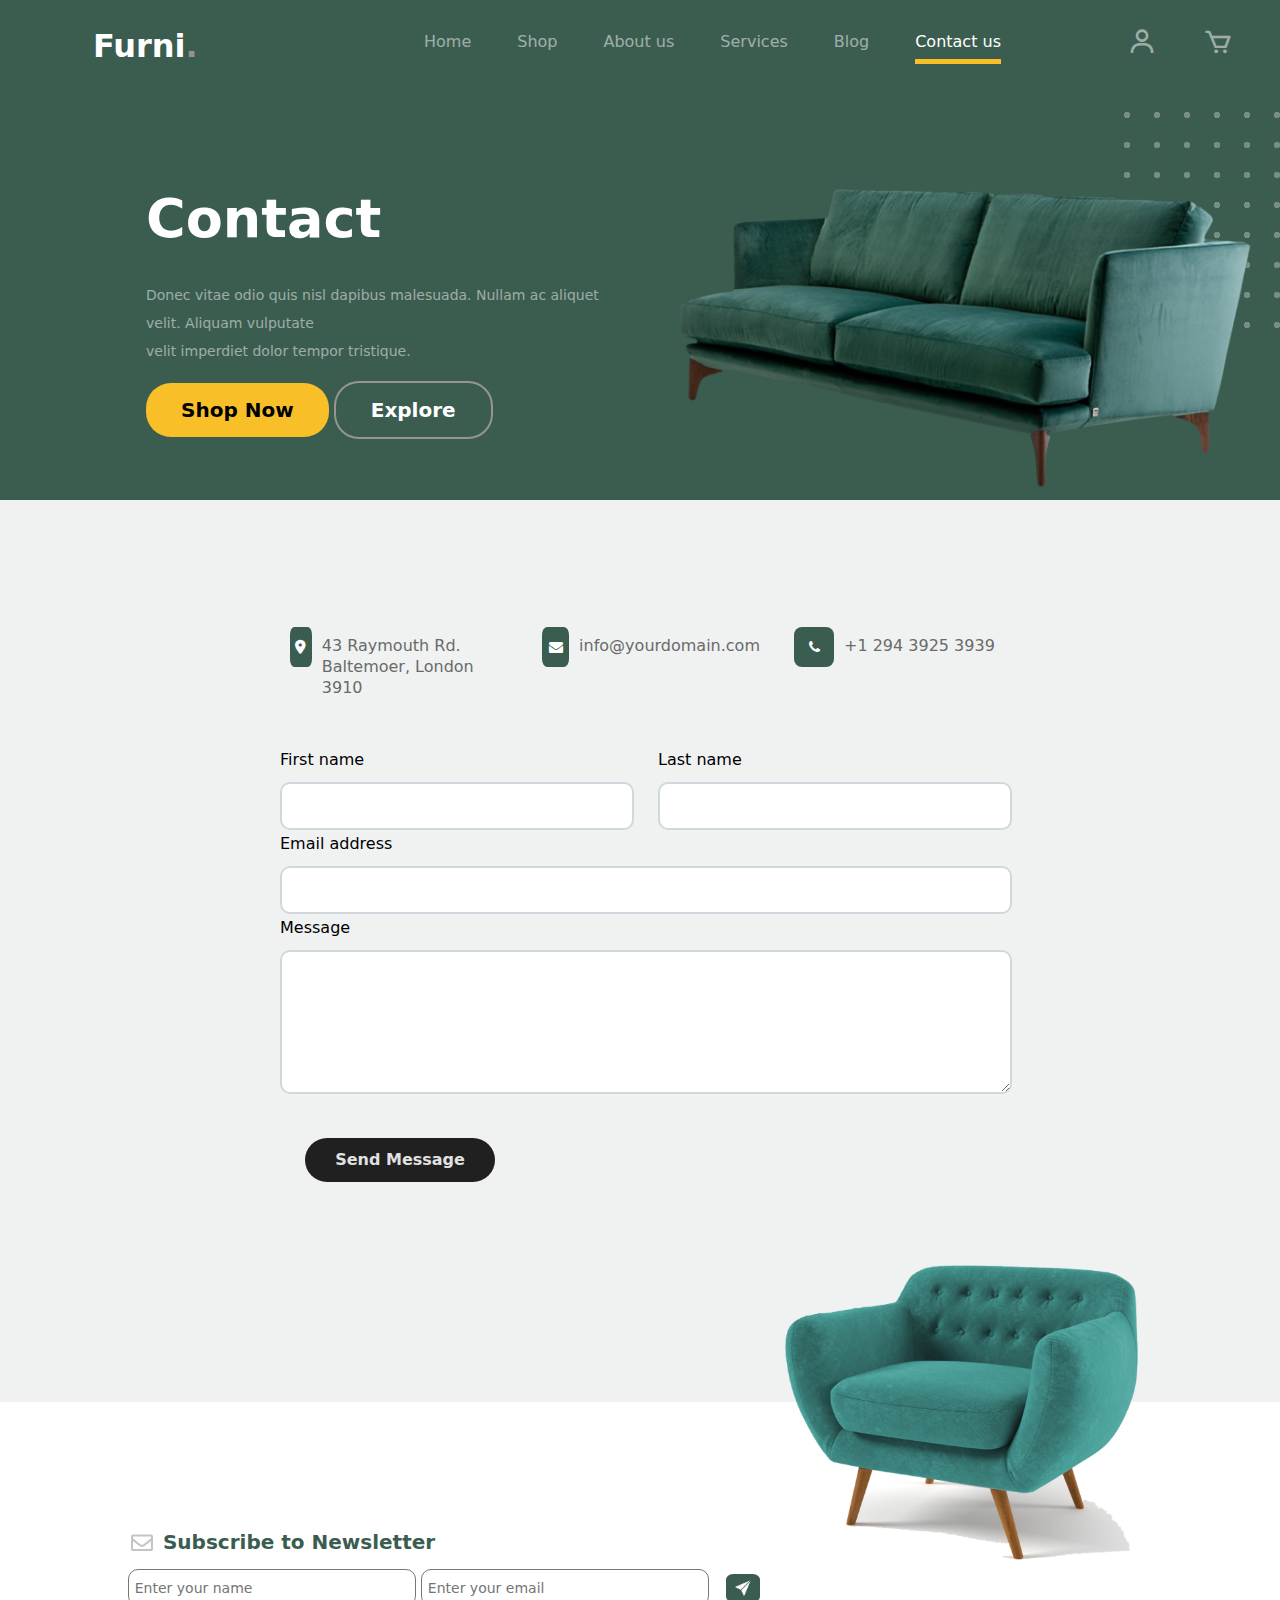
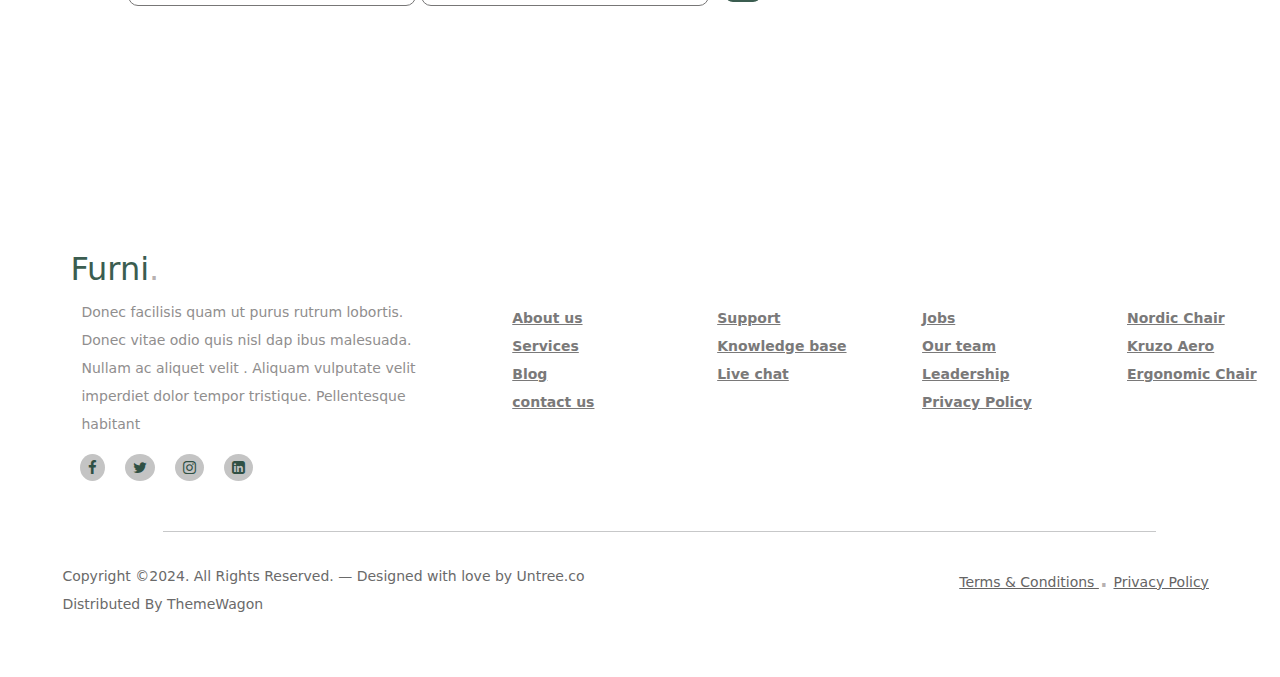
<file: contact.html>
<!DOCTYPE html>
<html lang="en">
  <head>
    <meta charset="UTF-8" />
    <meta name="viewport" content="width=device-width, initial-scale=1.0" />
    <!-- Bootstrap CSS -->
    <link
      rel="stylesheet"
      href="https://stackpath.bootstrapcdn.com/bootstrap/4.5.2/css/bootstrap.min.css"
    />
    <link
      href="https://stackpath.bootstrapcdn.com/bootstrap/5.3.0/css/bootstrap.min.css"
      rel="stylesheet"
    />

    <!-- Font Awesome -->
   
    <link
      rel="stylesheet"
      href="https://cdnjs.cloudflare.com/ajax/libs/font-awesome/6.0.0-beta3/css/all.min.css"
    />
 <link
      rel="stylesheet"
      href="https://stackpath.bootstrapcdn.com/font-awesome/4.7.0/css/font-awesome.min.css"
    />
   

    <!-- Boxicons -->
    <link
      rel="stylesheet"
      href="https://unpkg.com/boxicons@2.1.4/css/boxicons.min.css"
    />

    <!-- jQuery -->
    <script src="https://code.jquery.com/jquery-3.5.1.slim.min.js"></script>

    <!-- Popper.js -->
    <script src="https://cdn.jsdelivr.net/npm/@popperjs/core@2.5.2/dist/umd/popper.min.js"></script>

    <!-- Bootstrap JS -->
    <script src="https://stackpath.bootstrapcdn.com/bootstrap/4.5.2/js/bootstrap.min.js"></script>

    <script src="https://cdn.jsdelivr.net/npm/@popperjs/core@2.11.7/dist/umd/popper.min.js"></script>
    <script src="https://cdn.jsdelivr.net/npm/bootstrap@5.3.0/dist/js/bootstrap.min.js"></script>

    <!-- Custom CSS -->
    <link rel="stylesheet" href="style.css" />
    <link rel="shortcut icon" href="img/favicon.png" />

    <title>contact</title>
    <style>
      #choose {
        background-color: #eff2f1;
      }

      #choose h1 {
        margin-left: 20px;
        font-size: 25px;
      }

      .promo-title {
        margin-left: 25px;
        font-size: 14px;
      }

      /*****************************/
      #con {
        background-color: #eff2f1 !important;
        padding: 15px 0;
      }
      #con .item {
        display: flex;
        align-items: start;
        text-align: center;
      }
      #con .row {
        margin-top: 15%;
      }
      .icon-container {
        display: flex;
        justify-content: center;
        align-items: center;
        background-color: #3b5d50;
        color: white;
        border-radius: 20%;
        width: 40px !important;
        height: 40px !important;
        margin: 0 10px;
      }

      .icon-container i {
        font-size: 14px;
      }
      .item p {
        font-family: 12px;
        font-weight: 400;
        line-height: 21px;
        color: rgb(106, 106, 106);
        text-align: start;
      }

      /**********************************/
      #send {
        background-color: #eff2f1;
      }
      .row label {
        font-family: 14px;
        font-weight: 400;
        line-height: 28px;
        color: rgb(0, 0, 0);
        margin-top: 5%;
      }
      .row input,
      textarea {
        width: 100%;
        border: 2px solid #d1d8dd;
        border-radius: 10px;
        padding: 6px 12px;
      }
      .mas label {
        margin-top: 0%;
      }
      textarea {
        height: 144px;
      }
      #send .btn {
        background-color: rgb(32, 32, 32);
        color: rgb(225, 225, 225);
        font-size: 16px;
        font-weight: 600;
        line-height: 24px;
        margin-top: 5%;
        padding: 10px 30px;
        margin-left: 5%;
      }
      #send .btn:hover {
        background-color: rgb(4, 4, 4);
      }
      #send .container,
      #con .container {
        width: 60%;
      }
      @media (max-width: 767.98px) {
       
        #main h1,
        #main p,
        .shop,
        .explore {
          text-align: left;
        }
        #main .btn {
          display: inline;
        }
        #con .col-sm-12 {
          flex: 0 0 100%;
          max-width: 100%;
        }
        .item p {
          margin-left: 1%;
          font-size: 8px;
        }
      }
    </style>
  </head>
  <body>
    <section id="nav-bar">
      <nav class="navbar navbar-expand-lg navbar-dark g-dark">
        <a class="navbar-brand" href="#">Furni<span>.</span></a>
        <button
          class="navbar-toggler"
          type="button"
          data-toggle="collapse"
          data-target="#navBar"
          aria-controls="navBar"
          aria-expanded="false"
          aria-label="Toggle navigation"
        >
          <i class="fa fa-bars"></i>
        </button>
        <div class="container-fluid">
          <div class="collapse navbar-collapse" id="navBar">
            <div class="navbar-nav ml-auto">
              <ul class="navbar-nav mb-2 mb-md-0">
                <li class="nav-item">
                  <a class="nav-link" href="index.html"><span class="underline">Home</span></a>
                </li>
                <li class="nav-item">
                  <a class="nav-link" href="shop.html"><span class="underline">Shop</span></a>
                </li>
                <li class="nav-item">
                  <a class="nav-link" href="about.html"><span class="underline">About us</span></a>
                </li>
                <li class="nav-item">
                  <a class="nav-link" href="services.html"><span class="underline">Services</span></a>
                </li>
                <li class="nav-item">
                  <a class="nav-link" href="Blog.html"><span class="underline">Blog</span></a>
                </li>
                <li class="nav-item active">
                  <a class="nav-link" href="#"><span class="underline">Contact us</span></a>
                </li>
              </ul>
              <ul class="navBar-nav mb-2 mb-md-0 ms-5">
                <li class="nav-item">
                  <a href="#" class="nav-link"><i class="bx bx-user"></i> </a>
                </li>
                <li class="nav-item">
                  <a href="cart.html" class="nav-link"
                    ><i class="bx bx-cart"></i>
                  </a>
                </li>
              </ul>
            </div>
          </div>
        </div>
      </nav>
    </section>
    <!------------------------------------------------------------------------------------------------------------>

    <section id="main">
      <div class="container-fluid main">
        <div class="row">
          <div class="col-md-6 no-ml-md">
            <h1>Contact</h1>
            <p>
              Donec vitae odio quis nisl dapibus malesuada. Nullam ac aliquet
              velit. Aliquam vulputate <br />
              velit imperdiet dolor tempor tristique.
            </p>
            <button class="btn shop">Shop Now</button>
            <button class="btn explore">Explore</button>
          </div>

          <div class="col-md-6 text-center position-relative">
            <div class="dots-background"></div>
            <img src="img/couch.png" class="img-fluid couch-img" />
          </div>
        </div>
      </div>
    </section>
    <!----------------------------------------------------------------------->

    <form id="con">
      <div class="container">
        <div class="row justify-content-center">
          <div class="col-lg-4 col-sm-12">
            <div class="item">
              <div class="icon-container">
                <i class="fa fa-location-dot"></i>
              </div>
              <p class="mt-2">43 Raymouth Rd. Baltemoer, London 3910</p>
            </div>
          </div>
          <div class="col-lg-4 col-sm-12">
            <div class="item">
              <div class="icon-container">
                <i class="fa fa-envelope"></i>
              </div>
              <p class="mt-2">info@yourdomain.com</p>
            </div>
          </div>
          <div class="col-lg-4 col-sm-12">
            <div class="item">
              <div class="icon-container">
                <i class="fa fa-phone"></i>
              </div>
              <p class="mt-2">+1 294 3925 3939</p>
            </div>
          </div>
        </div>
      </div>
    </form>
    <!----------------------------------------------------------------------->
    <section id="send">
      <div class="container">
        <div class="row name">
          <div class="col-6">
            <label for="name" class="form-label"> First name</label>
            <input type="text" id="name" class="form-control-lg" />
          </div>
          <div class="col-6">
            <label for="name" class="form-label"> Last name</label>
            <input type="text" id="name" class="form-control-lg" />
          </div>
        </div>

        <div class="row mas">
          <div class="col-12">
            <label for="email" class="form-label">Email address</label>
            <input type="email" id="email" class="form-control-lg" />
          </div>
          <div class="col-12">
            <label for="message" class="form-label">Message</label>
            <textarea
              rows="5"
              cols="30"
              name="message"
              form="usrform"
            ></textarea>
          </div>
        </div>
        <button type="submit" class="btn">Send Message</button>
      </div>
    </section>
    <!----------------------------------------------------------------------->

    <section id="image">
      <img src="img/sofa.png" class="sofa-img" />
    </section>
    <!--------------------------------------------------->
    <section id="contact">
      <div class="Subscribe">
        <img src="img/envelope-outline.svg" />
        Subscribe to Newsletter
      </div>

      <div class="my-input">
        <input class="input" type="text" placeholder="Enter your name" />
        <input class="input" type="text" placeholder="Enter your email" />
        <a href="#"
          ><button class="plane">
            <img
              src="img/icons8-paper-plane-50.png"
              class="paper-icon"
            /></button
        ></a>
      </div>
    </section>

    <!--------------------------------------------------------->
    <footer>
      <div class="container-fluid footer-container">
        <div class="row">
          <div class="col-lg-4 col-md-12 col-sm-12 column">
            <a href="#" class="ftitle">Furni<span>.</span></a>
            <p class="fdetails">
              Donec facilisis quam ut purus rutrum lobortis. Donec vitae odio
              quis nisl dap ibus malesuada. Nullam ac aliquet velit . Aliquam
              vulputate velit imperdiet dolor tempor tristique. Pellentesque
              habitant
            </p>
            <div class="social">
              <a href="#"><i class="fa fa-facebook"></i></a>
              <a href="#"><i class="fa fa-twitter"></i></a>
              <a href="#"><i class="fa fa-instagram"></i></a>
              <a href="#"><i class="fa fa-linkedin-square"></i></a>
            </div>
          </div>
          <div class="col-lg-2 col-md-3 col-sm-3 column c1">
            <ul style="list-style: none">
              <li><a href="#">About us</a></li>
              <li><a href="#">Services</a></li>
              <li><a href="#">Blog</a></li>
              <li><a href="#">contact us</a></li>
            </ul>
          </div>

          <div class="col-lg-2 col-md-3 col-sm-3 column c1">
            <ul style="list-style: none">
              <li><a href="#">Support</a></li>
              <li><a href="#">Knowledge base</a></li>
              <li><a href="#">Live chat</a></li>
            </ul>
          </div>

          <div class="col-lg-2 col-md-3 col-sm-3 column c1">
            <ul style="list-style: none">
              <li><a href="#">Jobs</a></li>
              <li><a href="#">Our team</a></li>
              <li><a href="#">Leadership</a></li>
              <li><a href="#">Privacy Policy</a></li>
            </ul>
          </div>

          <div class="col-lg-2 col-md-3 col-sm-3 column c1">
            <ul style="list-style: none">
              <li><a href="#">Nordic Chair</a></li>
              <li><a href="#"> Kruzo Aero</a></li>
              <li><a href="#">Ergonomic Chair</a></li>
            </ul>
          </div>
        </div>
      </div>
      <hr />

      <div id="copy">
        <div class="container-fluid">
          <div class="row text">
            <div class="col-md-6">
              <p>
                Copyright ©2024. All Rights Reserved. — Designed with love by
                Untree.co Distributed By ThemeWagon
              </p>
            </div>
            <div class="col-md-6 text-end">
              <p>
                <a href="#" class="term">Terms & Conditions </a>
                <span>.</span>
                <a href="#" class="term">Privacy Policy </a>
              </p>
            </div>
          </div>
        </div>
      </div>
    </footer>
    <script src="smooth-scroll.js"></script>
    <script>
      var scroll = new SmoothScroll('a[href*="#"]');
    </script>
  </body>
</html>
</file>
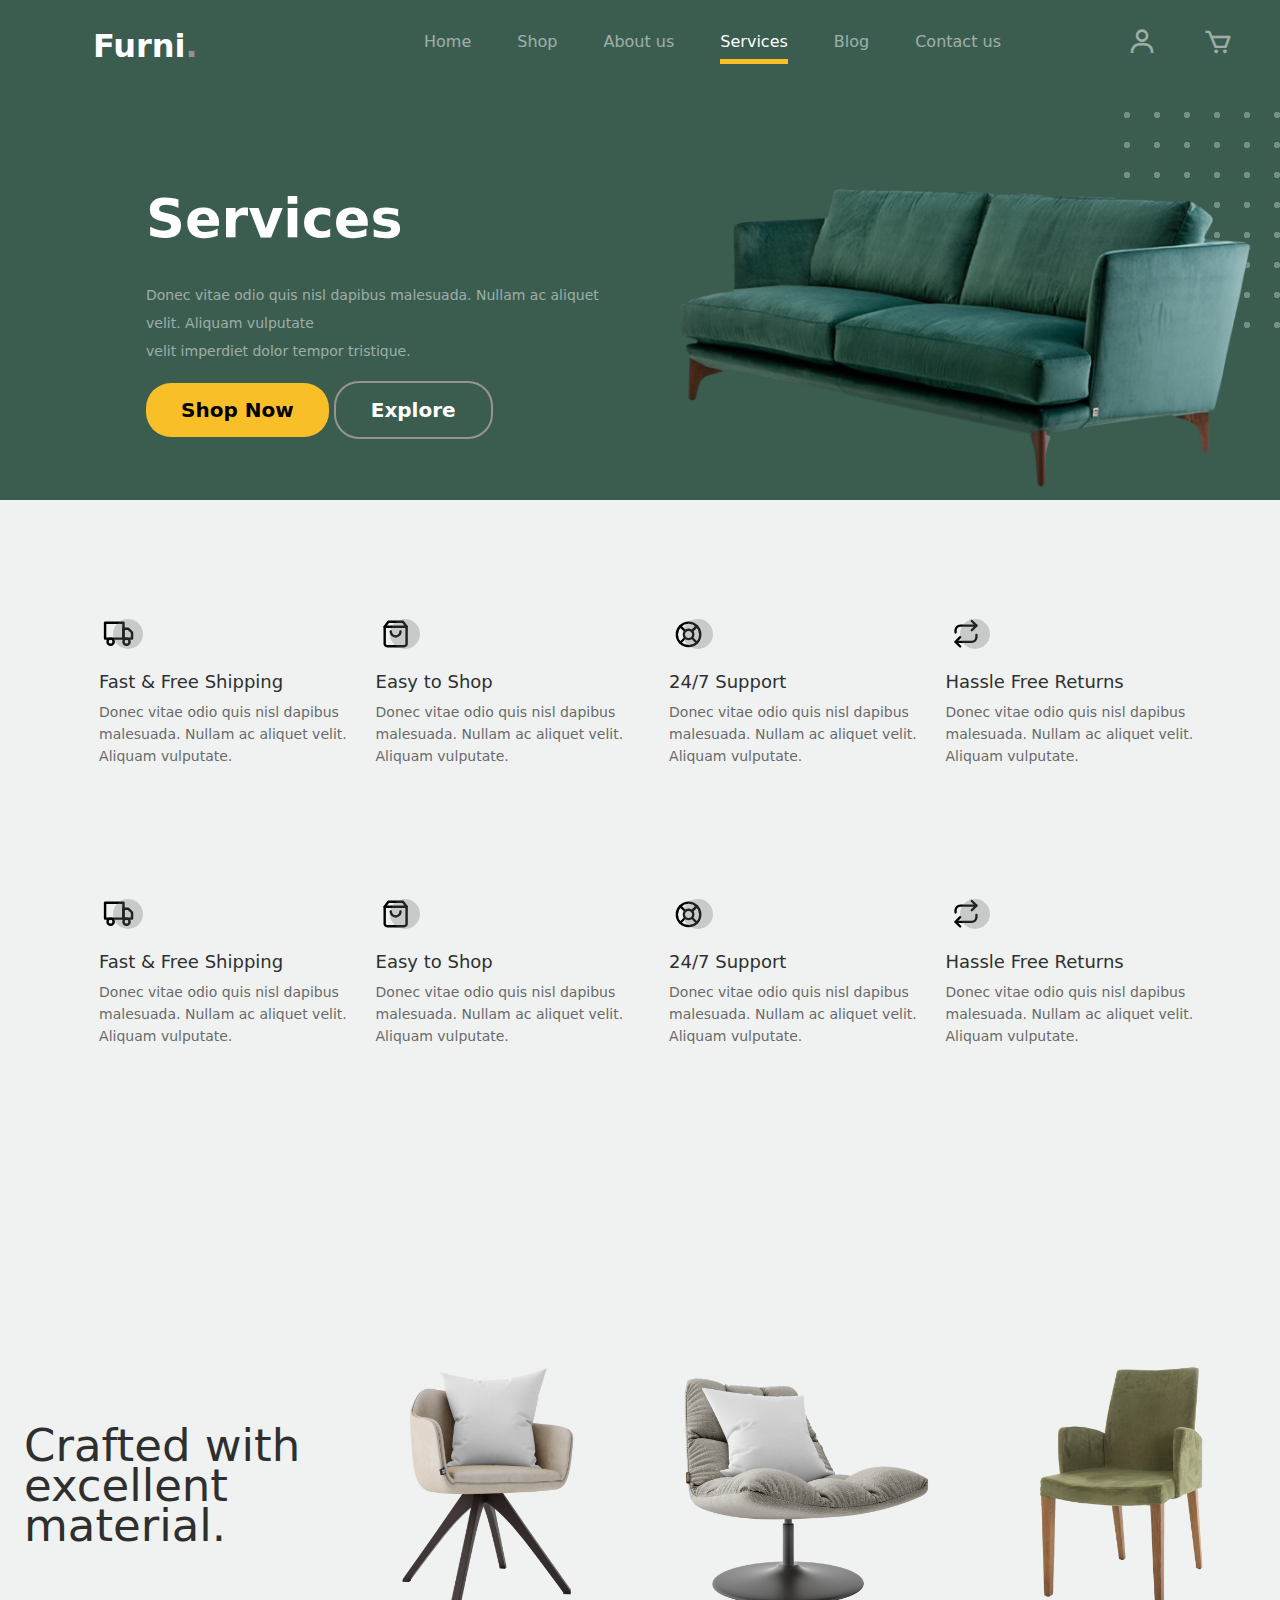
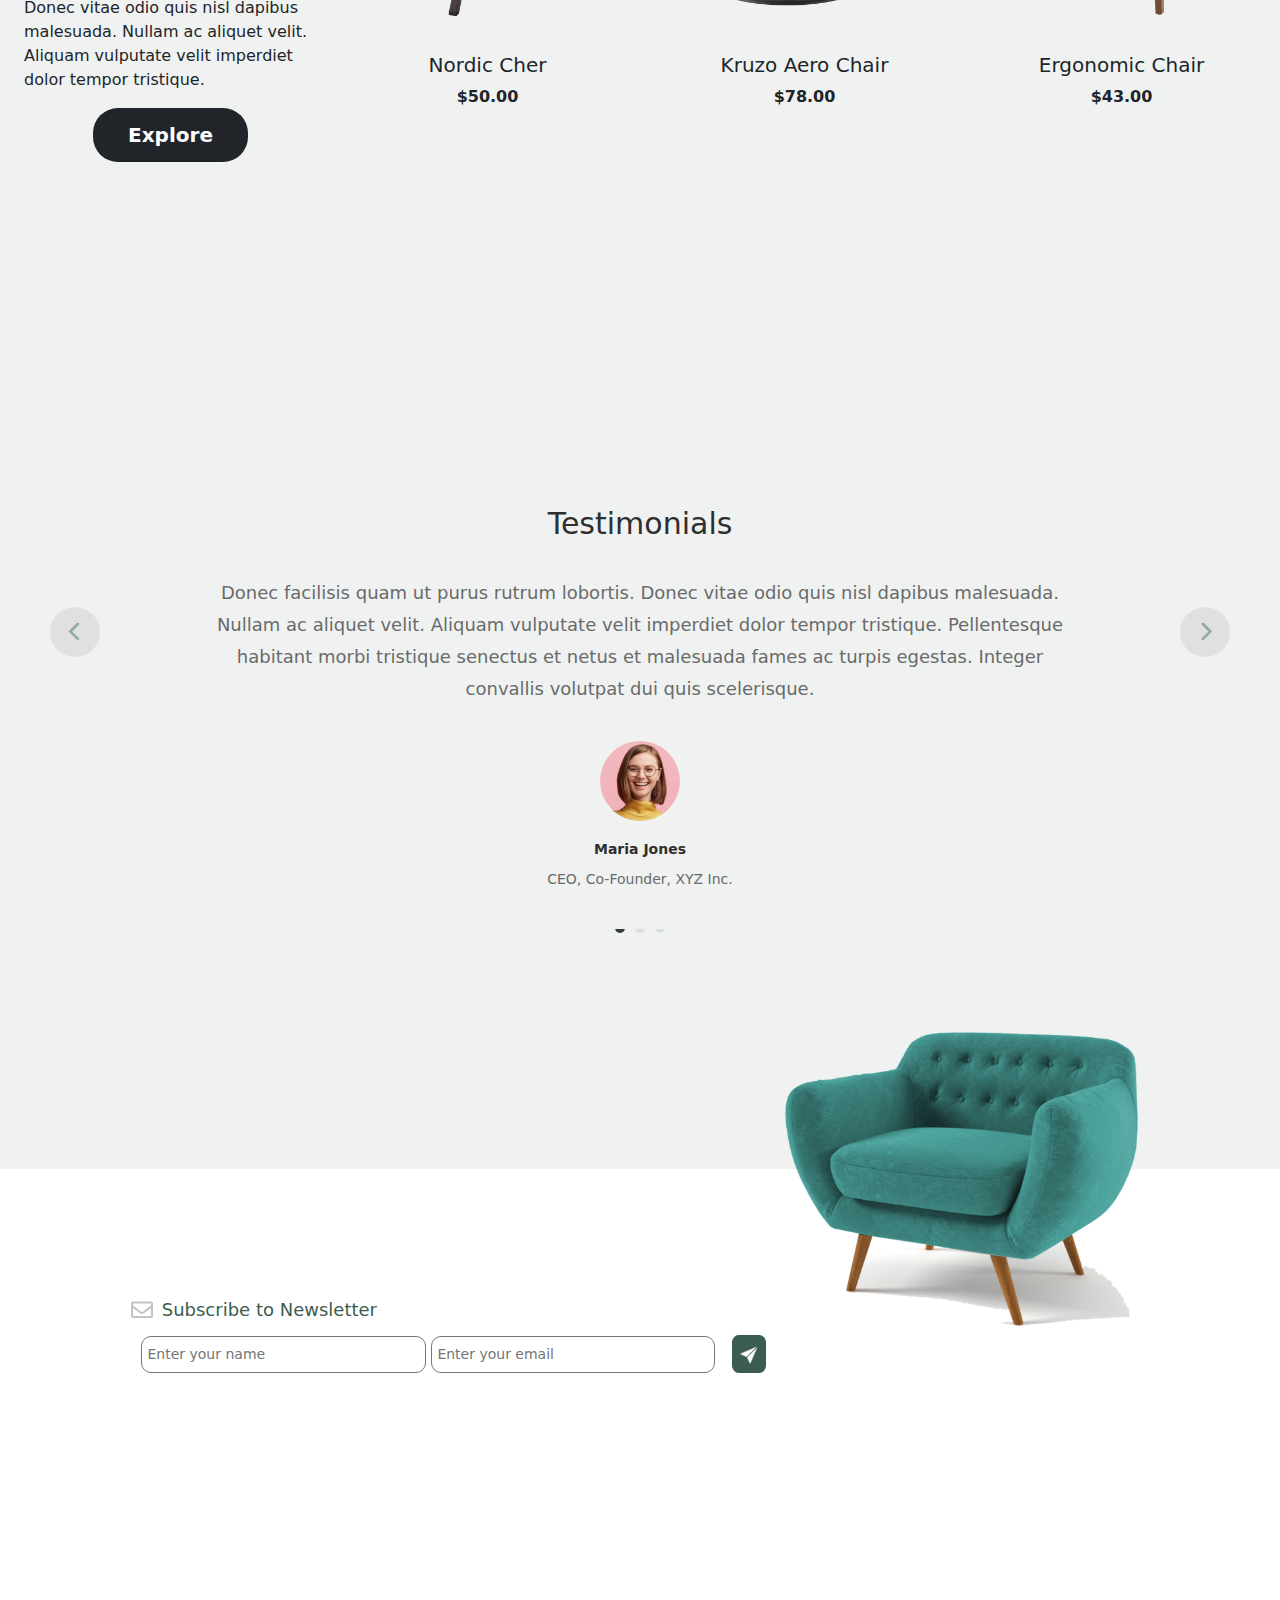
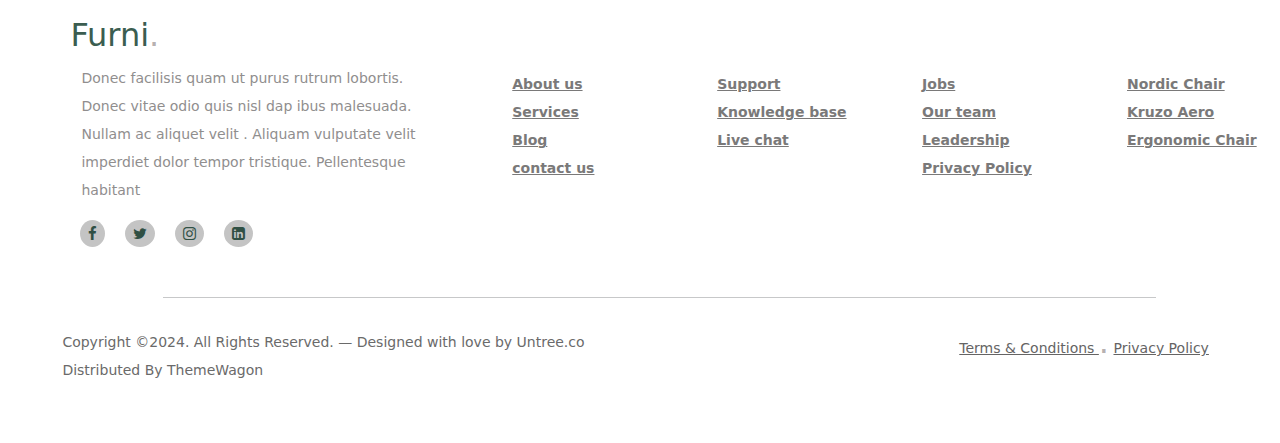
<file: services.html>
<!DOCTYPE html>
<html lang="en">
  <head>
    <meta charset="UTF-8" />
    <meta name="viewport" content="width=device-width, initial-scale=1.0" />

    <!-- Bootstrap CSS -->
    <link
      rel="stylesheet"
      href="https://stackpath.bootstrapcdn.com/bootstrap/4.5.2/css/bootstrap.min.css"
    />
    <link
      href="https://stackpath.bootstrapcdn.com/bootstrap/5.3.0/css/bootstrap.min.css"
      rel="stylesheet"
    />
<!-- Font Awesome -->

<link
rel="stylesheet"
href="https://cdnjs.cloudflare.com/ajax/libs/font-awesome/6.0.0-beta3/css/all.min.css"
/>
<link
rel="stylesheet"
href="https://stackpath.bootstrapcdn.com/font-awesome/4.7.0/css/font-awesome.min.css"
/>

    <!-- Boxicons -->
    <link
      rel="stylesheet"
      href="https://unpkg.com/boxicons@2.1.4/css/boxicons.min.css"
    />

    <!-- jQuery -->
    <script src="https://code.jquery.com/jquery-3.5.1.slim.min.js"></script>

    <!-- Popper.js -->
    <script src="https://cdn.jsdelivr.net/npm/@popperjs/core@2.5.2/dist/umd/popper.min.js"></script>

    <!-- Bootstrap JS -->
    <script src="https://stackpath.bootstrapcdn.com/bootstrap/4.5.2/js/bootstrap.min.js"></script>

    <script src="https://cdn.jsdelivr.net/npm/@popperjs/core@2.11.7/dist/umd/popper.min.js"></script>
    <script src="https://cdn.jsdelivr.net/npm/bootstrap@5.3.0/dist/js/bootstrap.min.js"></script>

    <!-- Custom CSS -->
    <link rel="stylesheet" href="style.css" />
    <link rel="shortcut icon" href="img/favicon.png" />
    <title>About us</title>

    <style>
      #main h1,
      #main p,
      .shop,
      .explore {
        text-align: left;
      }

      .contant {
        margin-top: 0 !important;
        margin-bottom: 0 !important;
      }

      #choose .first {
        margin-top: 10%;
      }
      .contant p {
        font-size: 14px;
      }
      .contant h4 {
        font-size: 18px;
      }

      .icon img {
        width: 40px;
      }

      .icon .fa-circle {
        width: 30px;
        height: 30px;
        left: 4%;
      }

      #contact .Subscribe {
        margin-left: 10%;
        font-size: 18px;
        font-weight: 500;
        line-height: 22px;
        color: rgb(59, 93, 80);
      }
      .my-input {
        margin-left: 11%;
      }
      .input {
        padding: 0.5%;
        margin-top: 1%;
        width: 25% !important;
        border: 1px solid #777676;
        border-radius: 10px;
        font-size: 14px;
        font-weight: 400;
        line-height: 24px;
        color: rgb(186, 186, 187);
      }
      .plane {
        background-color: #3b5d50;
        border: none;
        border-radius: 20%;
        padding: 7px;
        width: 3%;
        margin-left: 1%;
      }
      .paper-icon {
        height: 20px;
      }
      @media (max-width: 767.98px) {
        #main .btn,
        #product .btn {
          display: inline;
        }

        #choose .first {
          margin-top: 0%;
        }
        .input {
        width: 50% !important;
      }
      .plane {
        width: 10%;
      }
     
      }
    </style>
  </head>
  <body>
    <section id="nav-bar">
      <nav class="navbar navbar-expand-lg navbar-dark g-dark">
        <a class="navbar-brand" href="#">Furni<span>.</span></a>
        <button
          class="navbar-toggler"
          type="button"
          data-toggle="collapse"
          data-target="#navBar"
          aria-controls="navBar"
          aria-expanded="false"
          aria-label="Toggle navigation"
        >
          <i class="fa fa-bars"></i>
        </button>
        <div class="container-fluid">
          <div class="collapse navbar-collapse" id="navBar">
            <div class="navbar-nav ml-auto">
              <ul class="navbar-nav mb-2 mb-md-0">
                <li class="nav-item">
                  <a class="nav-link" href="index.html"><span class="underline">Home</span></a>
                </li>
                <li class="nav-item">
                  <a class="nav-link" href="shop.html"><span class="underline">Shop</span></a>
                </li>
                <li class="nav-item">
                  <a class="nav-link" href="about.html"><span class="underline">About us</span></a>
                </li>
                <li class="nav-item active">
                  <a class="nav-link" href="#"><span class="underline">Services</span></a>
                </li>
                <li class="nav-item">
                  <a class="nav-link" href="Blog.html"><span class="underline">Blog</span></a>
                </li>
                <li class="nav-item">
                  <a class="nav-link" href="contact.html"><span class="underline">Contact us</span></a>
                </li>
              </ul>
              <ul class="navBar-nav mb-2 mb-md-0 ms-5">
                <li class="nav-item">
                  <a href="#" class="nav-link"><i class="bx bx-user"></i> </a>
                </li>
                <li class="nav-item">
                  <a href="cart.html" class="nav-link"><i class="bx bx-cart"></i> </a>
                </li>
              </ul>
            </div>
          </div>
        </div>
      </nav>
    </section>
    <!------------------------------------------------------------------------------------------------------------>

    <section id="main">
      <div class="container-fluid main">
        <div class="row">
          <div class="col-md-6 no-ml-md">
            <h1>Services</h1>
            <p>
              Donec vitae odio quis nisl dapibus malesuada. Nullam ac aliquet
              velit. Aliquam vulputate <br />
              velit imperdiet dolor tempor tristique.
            </p>
            <button class="btn shop">Shop Now</button>
            <button class="btn explore">Explore</button>
          </div>

          <div class="col-md-6 text-center position-relative">
            <div class="dots-background"></div>
            <img src="img/couch.png" class="img-fluid couch-img" />
          </div>
        </div>
      </div>
    </section>
    <!------------------------------------------------------------------------------------------------------------>

    <section id="choose">
      <div class="container">
        <div class="row no-gutters">
          <div class="col-12">
            <div class="row no-gutters">
              <div class="col-lg-6 col-md-3 first">
                <div class="contant d-flex md-justify-content-between">
                  <div class="track">
                    <div class="icon">
                      <img src="img/truck.svg" class="image-fluid" />
                      <i class="fa fa-circle"></i>
                    </div>
                    <h4>Fast & Free Shipping</h4>
                    <p>
                      Donec vitae odio quis nisl dapibus malesuada. Nullam ac
                      aliquet velit. Aliquam vulputate.
                    </p>
                  </div>
                  <div class="bag">
                    <div class="icon">
                      <img src="img/bag.svg" class="image-fluid" /><i
                        class="fa fa-circle"
                      ></i>
                    </div>
                    <h4>Easy to Shop</h4>
                    <p>
                      Donec vitae odio quis nisl dapibus malesuada. Nullam ac
                      aliquet velit. Aliquam vulputate.
                    </p>
                  </div>
                </div>
              </div>
              <div class="col-lg-6 col-md-3 col-sm-12 first">
                <div class="contant d-flex md-justify-content-between">
                  <div class="sup">
                    <div class="icon">
                      <img src="img/support.svg" class="image-fluid" /><i
                        class="fa fa-circle"
                      ></i>
                    </div>
                    <h4>24/7 Support</h4>
                    <p>
                      Donec vitae odio quis nisl dapibus malesuada. Nullam ac
                      aliquet velit. Aliquam vulputate.
                    </p>
                  </div>
                  <div class="ret">
                    <div class="icon">
                      <img src="img/return.svg" class="image-fluid" /><i
                        class="fa fa-circle"
                      ></i>
                    </div>
                    <h4>Hassle Free Returns</h4>
                    <p>
                      Donec vitae odio quis nisl dapibus malesuada. Nullam ac
                      aliquet velit. Aliquam vulputate.
                    </p>
                  </div>
                </div>
              </div>
              <div class="col-lg-6 col-md-3 col-sm-12">
                <div class="contant d-flex md-justify-content-between">
                  <div class="track">
                    <div class="icon">
                      <img src="img/truck.svg" class="image-fluid" />
                      <i class="fa fa-circle"></i>
                    </div>
                    <h4>Fast & Free Shipping</h4>
                    <p>
                      Donec vitae odio quis nisl dapibus malesuada. Nullam ac
                      aliquet velit. Aliquam vulputate.
                    </p>
                  </div>
                  <div class="bag">
                    <div class="icon">
                      <img src="img/bag.svg" class="image-fluid" /><i
                        class="fa fa-circle"
                      ></i>
                    </div>
                    <h4>Easy to Shop</h4>
                    <p>
                      Donec vitae odio quis nisl dapibus malesuada. Nullam ac
                      aliquet velit. Aliquam vulputate.
                    </p>
                  </div>
                </div>
              </div>
              <div class="col-lg-6 col-md-3 col-sm-12">
                <div class="contant d-flex justify-content-between">
                  <div class="sup">
                    <div class="icon">
                      <img src="img/support.svg" class="image-fluid" /><i
                        class="fa fa-circle"
                      ></i>
                    </div>
                    <h4>24/7 Support</h4>
                    <p>
                      Donec vitae odio quis nisl dapibus malesuada. Nullam ac
                      aliquet velit. Aliquam vulputate.
                    </p>
                  </div>
                  <div class="ret">
                    <div class="icon">
                      <img src="img/return.svg" class="image-fluid" /><i
                        class="fa fa-circle"
                      ></i>
                    </div>
                    <h4>Hassle Free Returns</h4>
                    <p>
                      Donec vitae odio quis nisl dapibus malesuada. Nullam ac
                      aliquet velit. Aliquam vulputate.
                    </p>
                  </div>
                </div>
              </div>
            </div>
          </div>
        </div>
      </div>
    </section>
    <!------------------------------------------------------------------------------------------------------------>
    <section id="product">
      <div class="container-fluid product">
        <div class="row text-center align-items-center">
          <div class="col-md-12 col-lg-3 mt-md-0 mb-lg-0">
            <h2>Crafted with excellent material.</h2>
            <p>
              Donec vitae odio quis nisl dapibus malesuada. Nullam ac aliquet
              velit. Aliquam vulputate velit imperdiet dolor tempor tristique.
            </p>
            <button type="button" class="btn btn-dark">Explore</button>
          </div>
          <div class="col-4 col-lg-3">
            <div class="part">
              <img
                class="part-img"
                src="img/product-1.png"
                style="width: 100%"
              />
              <div class="body">
                <h5 class="title">Nordic Cher</h5>
                <p class="text"><strong>$50.00</strong></p>
                <div class="plus-icon">
                  <span>+</span>
                </div>
              </div>
            </div>
          </div>

          <div class="col-4 col-lg-3">
            <div class="part">
              <img
                class="part-img"
                src="img/product-2.png"
                style="width: 100%"
              />
              <div class="body">
                <h5 class="title">Kruzo Aero Chair</h5>
                <p class="text"><strong>$78.00</strong></p>
                <div class="plus-icon">
                  <span>+</span>
                </div>
              </div>
            </div>
          </div>

          <div class="col-4 col-lg-3">
            <div class="part">
              <img
                class="part-img"
                src="img/product-3.png"
                style="width: 100%"
              />
              <div class="body">
                <h5 class="title">Ergonomic Chair</h5>
                <p class="text"><strong>$43.00</strong></p>
                <div class="plus-icon">
                  <span>+</span>
                </div>
              </div>
            </div>
          </div>
        </div>
      </div>
    </section>
    <!------------------------------------------------------------------------------------------------------------>

    <section id="testimonial">
      <div
        id="carousel"
        class="carousel carousel-dark slide"
        data-bs-ride="carousel"
      >
        <div class="carousel-indicators">
          <button
            type="button"
            data-bs-target="#carousel"
            data-bs-slide-to="0"
            class="active"
            aria-current="true"
            aria-label="Slide 1"
          ></button>
          <button
            type="button"
            data-bs-target="#carousel"
            data-bs-slide-to="1"
            aria-label="Slide 2"
          ></button>
          <button
            type="button"
            data-bs-target="#carousel"
            data-bs-slide-to="2"
            aria-label="Slide 3"
          ></button>
        </div>
        <h5>Testimonials</h5>
        <div class="carousel-inner">
          <div class="carousel-item active" data-bs-interval="10000">
            <div class="carousel-caption">
              <p>
                Donec facilisis quam ut purus rutrum lobortis. Donec vitae odio
                quis nisl dapibus malesuada. Nullam ac aliquet velit. Aliquam
                vulputate velit imperdiet dolor tempor tristique. Pellentesque
                habitant morbi tristique senectus et netus et malesuada fames ac
                turpis egestas. Integer convallis volutpat dui quis scelerisque.
              </p>
              <img src="img/person-1.png" alt="" />

              <h3 class="person-name">Maria Jones</h3>
              <span class="person-job d-block mb-3">
                CEO, Co-Founder, XYZ Inc.</span
              >
            </div>
          </div>
          <div class="carousel-item" data-bs-interval="2000">
            <div class="carousel-caption">
              <p>
                Donec facilisis quam ut purus rutrum lobortis. Donec vitae odio
                quis nisl dapibus malesuada. Nullam ac aliquet velit. Aliquam
                vulputate velit imperdiet dolor tempor tristique. Pellentesque
                habitant morbi tristique senectus et netus et malesuada fames ac
                turpis egestas. Integer convallis volutpat dui quis scelerisque.
              </p>
              <img src="img/person-1.png" alt="" />
              <h3 class="person-name">Maria Jones</h3>
              <span class="person-job d-block mb-3">
                CEO, Co-Founder, XYZ Inc.</span
              >
            </div>
          </div>
          <div class="carousel-item">
            <div class="carousel-caption">
              <p>
                Donec facilisis quam ut purus rutrum lobortis. Donec vitae odio
                quis nisl dapibus malesuada. Nullam ac aliquet velit. Aliquam
                vulputate velit imperdiet dolor tempor tristique. Pellentesque
                habitant morbi tristique senectus et netus et malesuada fames ac
                turpis egestas. Integer convallis volutpat dui quis scelerisque.
              </p>
              <img src="img/person-1.png" alt="" />
              <h3 class="person-name">Maria Jones</h3>
              <span class="person-job d-block mb-3">
                CEO, Co-Founder, XYZ Inc.</span
              >
            </div>
          </div>
        </div>
        <button
          class="carousel-control-prev"
          type="button"
          data-bs-target="#carousel"
          data-bs-slide="prev"
        ></button>
        <button
          class="carousel-control-next"
          type="button"
          data-bs-target="#carousel"
          data-bs-slide="next"
        ></button>
      </div>
    </section>
    <!--------------------------------------------------------------->
    <section id="image">
      <img src="img/sofa.png" class="sofa-img" />
    </section>
    <!--------------------------------------------------->
    <section id="contact">
      <div class="Subscribe">
        <img src="img/envelope-outline.svg" />
        Subscribe to Newsletter
      </div>

      <div class="my-input">
        <input class="input" type="text" placeholder="Enter your name" />
        <input class="input" type="text" placeholder="Enter your email" />
        <a href="#"
          ><button class="plane">
            <img
              src="img/icons8-paper-plane-50.png"
              class="paper-icon"
            /></button
        ></a>
      </div>
    </section>

    <!--------------------------------------------------------->
    <footer>
      <div class="container-fluid footer-container">
        <div class="row">
          <div class="col-lg-4 col-md-12 col-sm-12 column">
            <a href="#" class="ftitle">Furni<span>.</span></a>
            <p class="fdetails">
              Donec facilisis quam ut purus rutrum lobortis. Donec vitae odio
              quis nisl dap ibus malesuada. Nullam ac aliquet velit . Aliquam
              vulputate velit imperdiet dolor tempor tristique. Pellentesque
              habitant
            </p>
            <div class="social">
              <a href="#"><i class="fa fa-facebook"></i></a>
              <a href="#"><i class="fa fa-twitter"></i></a>
              <a href="#"><i class="fa fa-instagram"></i></a>
              <a href="#"><i class="fa fa-linkedin-square"></i></a>
            </div>
          </div>
          <div class="col-lg-2 col-md-3 col-sm-3 column c1">
            <ul style="list-style: none">
              <li><a href="#">About us</a></li>
              <li><a href="#">Services</a></li>
              <li><a href="#">Blog</a></li>
              <li><a href="#">contact us</a></li>
            </ul>
          </div>

          <div class="col-lg-2 col-md-3 col-sm-3 column c1">
            <ul style="list-style: none">
              <li><a href="#">Support</a></li>
              <li><a href="#">Knowledge base</a></li>
              <li><a href="#">Live chat</a></li>
            </ul>
          </div>

          <div class="col-lg-2 col-md-3 col-sm-3 column c1">
            <ul style="list-style: none">
              <li><a href="#">Jobs</a></li>
              <li><a href="#">Our team</a></li>
              <li><a href="#">Leadership</a></li>
              <li><a href="#">Privacy Policy</a></li>
            </ul>
          </div>

          <div class="col-lg-2 col-md-3 col-sm-3 column c1">
            <ul style="list-style: none">
              <li><a href="#">Nordic Chair</a></li>
              <li><a href="#"> Kruzo Aero</a></li>
              <li><a href="#">Ergonomic Chair</a></li>
            </ul>
          </div>
        </div>
      </div>
      <hr />

      <div id="copy">
        <div class="container-fluid">
          <div class="row text">
            <div class="col-md-6">
              <p>
                Copyright ©2024. All Rights Reserved. — Designed with love by
                Untree.co Distributed By ThemeWagon
              </p>
            </div>
            <div class="col-md-6 text-end">
              <p>
                <a href="#" class="term">Terms & Conditions </a>
                <span>.</span>
                <a href="#" class="term">Privacy Policy </a>
              </p>
            </div>
          </div>
        </div>
      </div>
    </footer>
    <script src="smooth-scroll.js"></script>
    <script>
      var scroll = new SmoothScroll('a[href*="#"]');
    </script>
  </body>
</html>
</file>
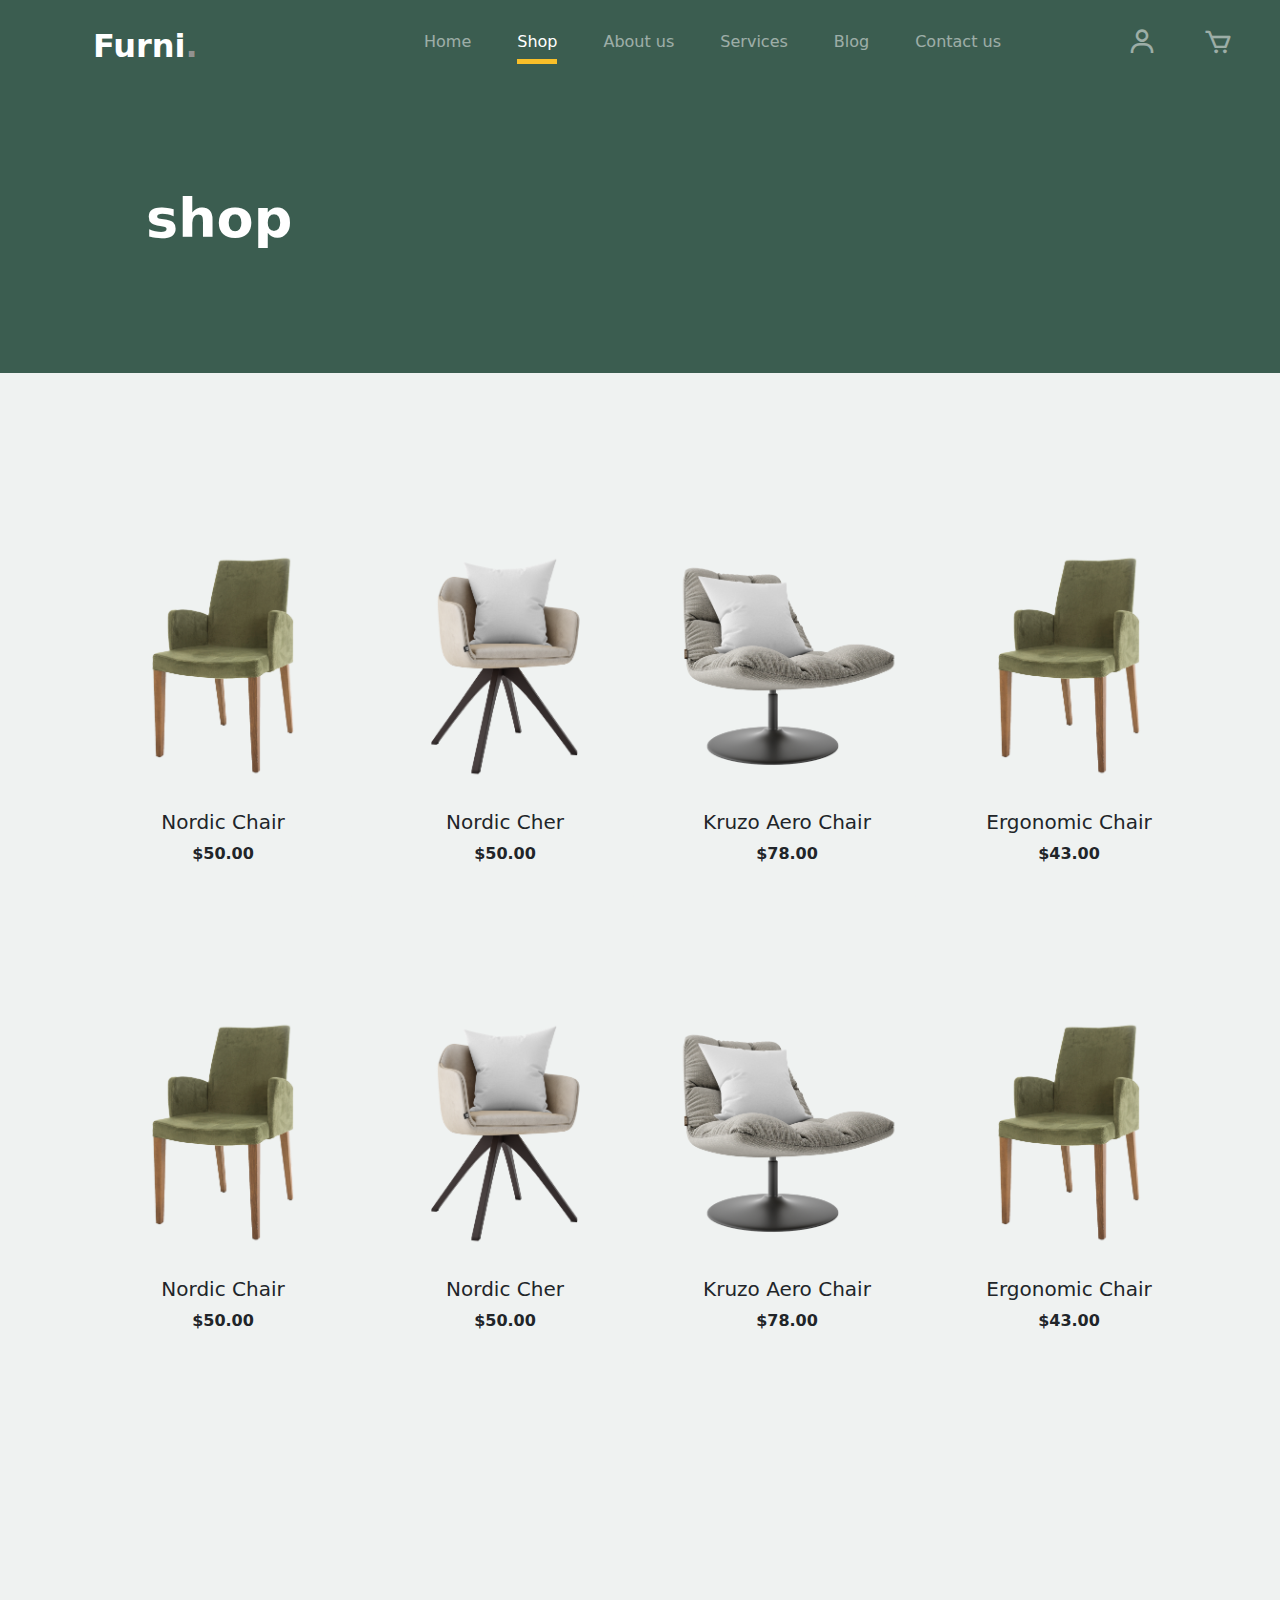
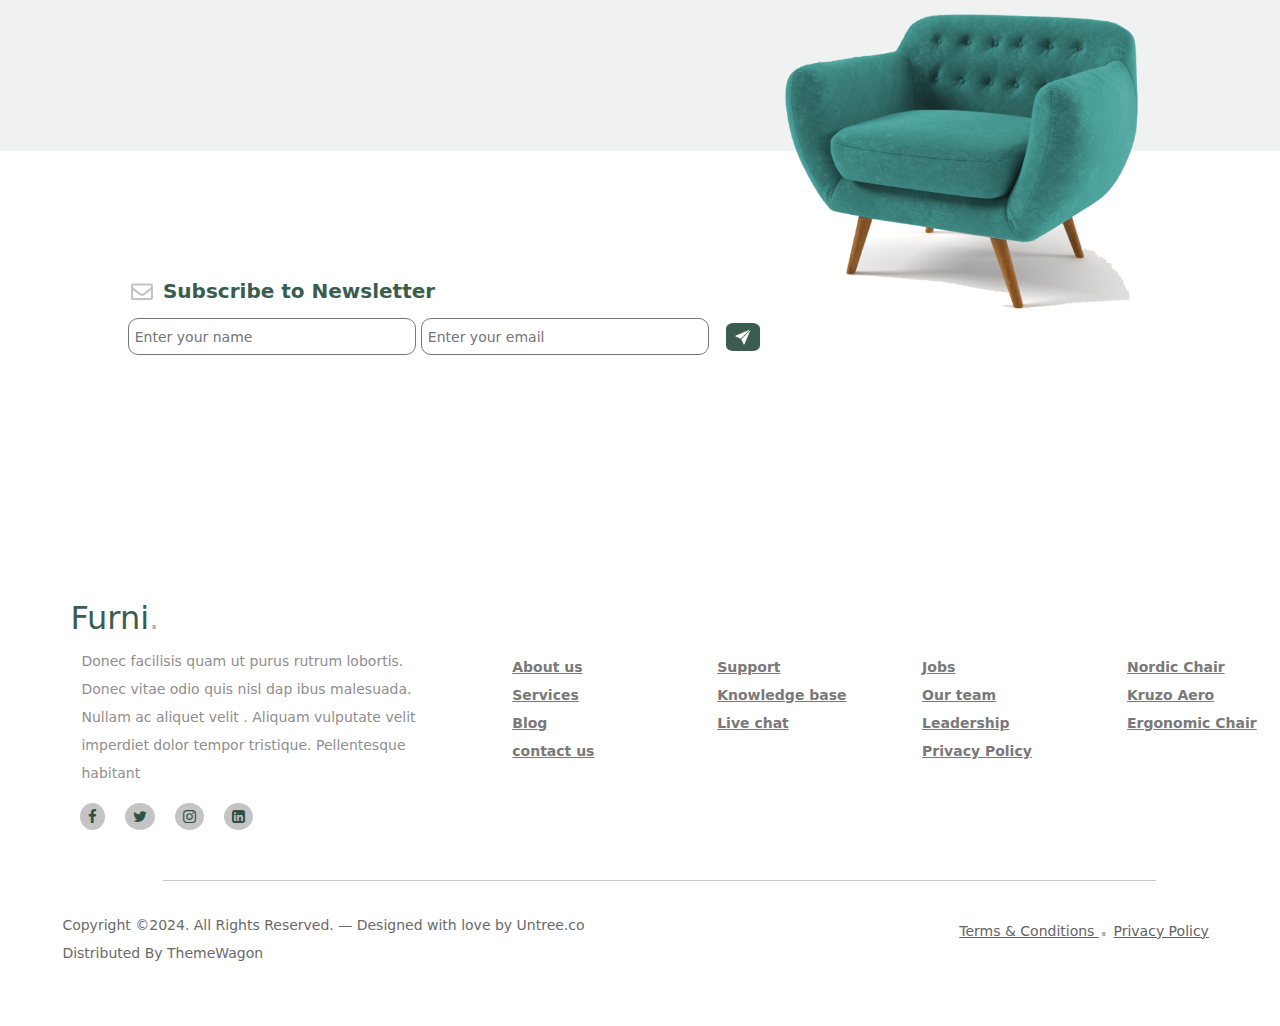
<file: shop.html>
<!DOCTYPE html>
<html lang="en">
  <head>
    <meta charset="UTF-8" />
    <meta name="viewport" content="width=device-width, initial-scale=1.0" />
    <!-- Bootstrap CSS -->
    <link
      rel="stylesheet"
      href="https://stackpath.bootstrapcdn.com/bootstrap/4.5.2/css/bootstrap.min.css"
    />
    <link
      href="https://stackpath.bootstrapcdn.com/bootstrap/5.3.0/css/bootstrap.min.css"
      rel="stylesheet"
    />

    <!-- Font Awesome -->

    <link
      rel="stylesheet"
      href="https://cdnjs.cloudflare.com/ajax/libs/font-awesome/6.0.0-beta3/css/all.min.css"
    />
    <link
      rel="stylesheet"
      href="https://stackpath.bootstrapcdn.com/font-awesome/4.7.0/css/font-awesome.min.css"
    />
    <!-- Boxicons -->
    <link
      rel="stylesheet"
      href="https://unpkg.com/boxicons@2.1.4/css/boxicons.min.css"
    />

    <!-- jQuery -->
    <script src="https://code.jquery.com/jquery-3.5.1.slim.min.js"></script>

    <!-- Popper.js -->
    <script src="https://cdn.jsdelivr.net/npm/@popperjs/core@2.5.2/dist/umd/popper.min.js"></script>

    <!-- Bootstrap JS -->
    <script src="https://stackpath.bootstrapcdn.com/bootstrap/4.5.2/js/bootstrap.min.js"></script>

    <script src="https://cdn.jsdelivr.net/npm/@popperjs/core@2.11.7/dist/umd/popper.min.js"></script>
    <script src="https://cdn.jsdelivr.net/npm/bootstrap@5.3.0/dist/js/bootstrap.min.js"></script>

    <!-- Custom CSS -->
    <link rel="stylesheet" href="style.css" />
    <link rel="shortcut icon" href="img/favicon.png" />

    <style>
      @media (max-width: 767.98px) {
        #main h1 {
          text-align: left;
        }
      }
    </style>
    <title>shop</title>
  </head>
  <body>
    <section id="nav-bar">
      <nav class="navbar navbar-expand-lg navbar-dark g-dark">
        <a class="navbar-brand" href="#">Furni<span>.</span></a>
        <button
          class="navbar-toggler"
          type="button"
          data-toggle="collapse"
          data-target="#navBar"
          aria-controls="navBar"
          aria-expanded="false"
          aria-label="Toggle navigation"
        >
          <i class="fa fa-bars"></i>
        </button>
        <div class="container-fluid">
          <div class="collapse navbar-collapse" id="navBar">
            <div class="navbar-nav ml-auto">
              <ul class="navbar-nav mb-2 mb-md-0">
                <li class="nav-item">
                  <a class="nav-link" href="index.html"><span class="underline">Home</span></a>
                </li>
                <li class="nav-item active">
                  <a class="nav-link" href="#"><span class="underline">Shop</span></a>
                </li>
                <li class="nav-item">
                  <a class="nav-link" href="about.html"><span class="underline">About us</span></a>
                </li>
                <li class="nav-item">
                  <a class="nav-link" href="services.html"><span class="underline">Services</span></a>
                </li>
                <li class="nav-item">
                  <a class="nav-link" href="Blog.html"><span class="underline">Blog</span></a>
                </li>
                <li class="nav-item">
                  <a class="nav-link" href="contact.html"><span class="underline">Contact us</span></a>
                </li>
              </ul>
              <ul class="navBar-nav mb-2 mb-md-0 ms-5">
                <li class="nav-item">
                  <a href="#" class="nav-link"><i class="bx bx-user"></i> </a>
                </li>
                <li class="nav-item">
                  <a href="cart.html" class="nav-link"
                    ><i class="bx bx-cart"></i>
                  </a>
                </li>
              </ul>
            </div>
          </div>
        </div>
      </nav>
    </section>
    <!------------------------------------------------------------------------------------------------------------>

    <section id="main">
      <div class="container-fluid main">
        <div class="row">
          <div class="col-md-6 no-ml-md">
            <h1 style="margin-bottom: 20%">shop</h1>
          </div>
        </div>
      </div>
    </section>
    <!----------------------------------------------------------------------->
    <section id="product">
      <div class="container product">
        <div class="row text-center align-items-center">
          <!---------- 1     -->
          <div class="col-4 col-lg-3">
            <div class="part">
              <img
                class="part-img"
                src="img/product-3.png"
                style="width: 100%"
              />
              <div class="body">
                <h5 class="title">Nordic Chair</h5>
                <p class="text"><strong>$50.00</strong></p>
                <div class="plus-icon">
                  <span>+</span>
                </div>
              </div>
            </div>
          </div>
          <!---------- 2     -->
          <div class="col-4 col-lg-3">
            <div class="part">
              <img
                class="part-img"
                src="img/product-1.png"
                style="width: 100%"
              />
              <div class="body">
                <h5 class="title">Nordic Cher</h5>
                <p class="text"><strong>$50.00</strong></p>
                <div class="plus-icon">
                  <span>+</span>
                </div>
              </div>
            </div>
          </div>
          <!---------- 3     -->
          <div class="col-4 col-lg-3">
            <div class="part">
              <img
                class="part-img"
                src="img/product-2.png"
                style="width: 100%"
              />
              <div class="body">
                <h5 class="title">Kruzo Aero Chair</h5>
                <p class="text"><strong>$78.00</strong></p>
                <div class="plus-icon">
                  <span>+</span>
                </div>
              </div>
            </div>
          </div>
          <!---------- 4     -->
          <div class="col-4 col-lg-3">
            <div class="part">
              <img
                class="part-img"
                src="img/product-3.png"
                style="width: 100%"
              />
              <div class="body">
                <h5 class="title">Ergonomic Chair</h5>
                <p class="text"><strong>$43.00</strong></p>
                <div class="plus-icon">
                  <span>+</span>
                </div>
              </div>
            </div>
          </div>
          <!---------- 5     -->
          <div class="col-4 col-lg-3">
            <div class="part">
              <img
                class="part-img"
                src="img/product-3.png"
                style="width: 100%"
              />
              <div class="body">
                <h5 class="title">Nordic Chair</h5>
                <p class="text"><strong>$50.00</strong></p>
                <div class="plus-icon">
                  <span>+</span>
                </div>
              </div>
            </div>
          </div>
          <!---------- 6     -->
          <div class="col-4 col-lg-3">
            <div class="part">
              <img
                class="part-img"
                src="img/product-1.png"
                style="width: 100%"
              />
              <div class="body">
                <h5 class="title">Nordic Cher</h5>
                <p class="text"><strong>$50.00</strong></p>
                <div class="plus-icon">
                  <span>+</span>
                </div>
              </div>
            </div>
          </div>
          <!---------- 7     -->
          <div class="col-4 col-lg-3">
            <div class="part">
              <img
                class="part-img"
                src="img/product-2.png"
                style="width: 100%"
              />
              <div class="body">
                <h5 class="title">Kruzo Aero Chair</h5>
                <p class="text"><strong>$78.00</strong></p>
                <div class="plus-icon">
                  <span>+</span>
                </div>
              </div>
            </div>
          </div>
          <!---------- 8     -->
          <div class="col-4 col-lg-3">
            <div class="part">
              <img
                class="part-img"
                src="img/product-3.png"
                style="width: 100%"
              />
              <div class="body">
                <h5 class="title">Ergonomic Chair</h5>
                <p class="text"><strong>$43.00</strong></p>
                <div class="plus-icon">
                  <span>+</span>
                </div>
              </div>
            </div>
          </div>
        </div>
      </div>
    </section>
    <!----------------------------------------------------------------------->

    <section id="image">
      <img src="img/sofa.png" class="sofa-img" />
    </section>
    <!--------------------------------------------------->
    <section id="contact">
      <div class="Subscribe">
        <img src="img/envelope-outline.svg" />
        Subscribe to Newsletter
      </div>

      <div class="my-input">
        <input class="input" type="text" placeholder="Enter your name" />
        <input class="input" type="text" placeholder="Enter your email" />
        <a href="#"
          ><button class="plane">
            <img
              src="img/icons8-paper-plane-50.png"
              class="paper-icon"
            /></button
        ></a>
      </div>
    </section>

    <!--------------------------------------------------------->
    <footer>
      <div class="container-fluid footer-container">
        <div class="row">
          <div class="col-lg-4 col-md-12 col-sm-12 column">
            <a href="#" class="ftitle">Furni<span>.</span></a>
            <p class="fdetails">
              Donec facilisis quam ut purus rutrum lobortis. Donec vitae odio
              quis nisl dap ibus malesuada. Nullam ac aliquet velit . Aliquam
              vulputate velit imperdiet dolor tempor tristique. Pellentesque
              habitant
            </p>
            <div class="social">
              <a href="#"><i class="fa fa-facebook"></i></a>
              <a href="#"><i class="fa fa-twitter"></i></a>
              <a href="#"><i class="fa fa-instagram"></i></a>
              <a href="#"><i class="fa fa-linkedin-square"></i></a>
            </div>
          </div>
          <div class="col-lg-2 col-md-3 col-sm-3 column c1">
            <ul style="list-style: none">
              <li><a href="#">About us</a></li>
              <li><a href="#">Services</a></li>
              <li><a href="#">Blog</a></li>
              <li><a href="#">contact us</a></li>
            </ul>
          </div>

          <div class="col-lg-2 col-md-3 col-sm-3 column c1">
            <ul style="list-style: none">
              <li><a href="#">Support</a></li>
              <li><a href="#">Knowledge base</a></li>
              <li><a href="#">Live chat</a></li>
            </ul>
          </div>

          <div class="col-lg-2 col-md-3 col-sm-3 column c1">
            <ul style="list-style: none">
              <li><a href="#">Jobs</a></li>
              <li><a href="#">Our team</a></li>
              <li><a href="#">Leadership</a></li>
              <li><a href="#">Privacy Policy</a></li>
            </ul>
          </div>

          <div class="col-lg-2 col-md-3 col-sm-3 column c1">
            <ul style="list-style: none">
              <li><a href="#">Nordic Chair</a></li>
              <li><a href="#"> Kruzo Aero</a></li>
              <li><a href="#">Ergonomic Chair</a></li>
            </ul>
          </div>
        </div>
      </div>
      <hr />

      <div id="copy">
        <div class="container-fluid">
          <div class="row text">
            <div class="col-md-6">
              <p>
                Copyright ©2024. All Rights Reserved. — Designed with love by
                Untree.co Distributed By ThemeWagon
              </p>
            </div>
            <div class="col-md-6 text-end">
              <p>
                <a href="#" class="term">Terms & Conditions </a>
                <span>.</span>
                <a href="#" class="term">Privacy Policy </a>
              </p>
            </div>
          </div>
        </div>
      </div>
    </footer>
    <script src="smooth-scroll.js"></script>
    <script>
      var scroll = new SmoothScroll('a[href*="#"]');
    </script>
  </body>
</html>
</file>
<file: style.css>
* {
  margin: 0;
  padding: 0;
  box-sizing: border-box;
}
html,
body {
  overflow-x: hidden;
}
#nav-bar {
  top: 0;
  z-index: 10;
  padding: 20px 0 !important;
  color: #6a6a6a;
  background: #3b5d50 !important;
}
.navbar {
  color: #6a6a6a;
  font-size: 14px;
  margin-left: 65px;
  padding: 0px 12px;
}
.navbar-brand {
  color: #ffffff;
  font-size: 32px;
  font-weight: 600;
  line-height: 28px;
  margin-left: 16px !important;
  padding: 5px 0px;
}
span {
  color: #a79f9fd5;
  font-size: 32px;
}
#navBar {
  color: #6a6a6a;
  font-size: 14px;
}
.navbar-nav ul {
  display: flex;
}

.navbar-nav li {
  padding: 0 15px;
}

.underline {
  width: calc(100%);
  background-image: linear-gradient(transparent calc(100% - 5px), #f9bf29 1px);
  background-repeat: no-repeat;
  background-size: 0% 100%;
  transition: background-size 0.2s;
  opacity: 0.5;
  color: #ffffff !important;
  font-size: 16px;
  font-weight: 500;
  line-height: 28px;
  float: left;
  text-align: left;
  text-decoration: none;
  padding-bottom:8px ;
}
.nav-link:hover .underline,
.nav-item.active .underline {
  background-size: 100% 100%;
  opacity: 1;
}

.navBar-nav {
  color: #6a6a6a;
  font-size: 14px;
  font-weight: 400;
  line-height: 28px;
  margin: 0 0 0 40px;
  list-style-type: none;
}
.navBar-nav li a {
  opacity: 1;
}

.bx {
  font-size: 30px;
  font-weight: 400;
  line-height: 28px;
}
.fa {
  font-size: xx-large;
  display: flex;
}
.navbar-toggler {
  outline: none !important;
  border: none !important;
  float: left;
  margin-top: 10px;
}
/****************main**************/

#main {
  background: #3b5d50;
  color: #fff;
  padding-top: 5%;
}
#main h1 {
  font-size: 54px;
  font-weight: 700;
  line-height: 65px;
  color: rgb(255, 255, 255);
  margin: 30px 0 30px;
  margin-left: 20%;
}

#main p {
  margin-left: 20%;
  font-size: 14px;
  font-weight: 400;
  line-height: 28px;
  color: rgba(255, 255, 255, 0.5);
}
.btn {
  font-size: 20px;
  font-weight: bold;
  padding: 10px 20px;
  border: none;
  border-radius: 25px;
  padding: 12px 35px;
  cursor: pointer;
}
.shop {
  background-color: #f9bf29;
  color: #000;
  margin-left: 20%;
}
.shop:hover {
  background-color: #d8a917;
}
.explore {
  color: #fff;
  border: 2px solid #989494;
}
.explore:hover {
  color: #fff;
  border-color: #fff;
}
#main img {
  width: 100%;
  height: auto;
}
.position-relative {
  position: relative;
}

.dots-background {
  position: absolute;
  top: 20%;
  left: 90%;
  bottom: 50%;
  transform: translate(-50%, -50%);
  width: 210px;
  height: 250px;
  background-image: radial-gradient(circle, #ffffff 3px, transparent 3px);
  background-size: 30px 30px;
  opacity: 0.3;
  z-index: 0;
}

.couch-img {
  position: relative;
  z-index: 1;
}

@media (max-width: 767.98px) {
  #main h1,
  #main p,
  .shop,
  .explore {
    margin-left: 0;
    margin-right: 0;
    text-align: center;
  }
  #main h1 {
    font-size: 44px;
  }

  #main .btn {
    display: block;
    margin: 10px auto;
  }
  .couch-img,
  .dots-background {
    margin-top: 20%;
  }
  #main .dots-background {
    left: 80% !important;
  }
}
/*******************product**********************/

#product {
  padding: 112px 0;
  margin-left: 0% !important;
  max-width: 100%;
  background-color: #eff2f1;
  border: none;
}

.product h2 {
  font-size: 40px;
  font-weight: 500;
  line-height: 40px;
  color: rgb(47, 47, 47);
  text-align: start;
  margin-top: 100px;
  margin-left: 50px;
}
.product p {
  margin-top: 50px;
  margin-left: 55px;
  text-align: start;
}
.part p {
  text-align: center;
  margin: 0;
}

.part-img {
  margin: 0 0 30px;
}

/************plus*******************/
.part {
  position: relative;
  overflow: visible;
  border: 1px solid #ddd;
  border-radius: 8px;
  padding: 15px;
  background-color: #eff2f1;
  transition: transform 0.3s ease;
  border: none;
  margin-bottom: 20%;
}

.part:hover {
  transform: scale(1.05);
  height: auto;
  background-color: #eff2f1;
}
.part-img {
  width: 100%;
  height: auto;
}

.plus-icon {
  position: absolute;
  bottom: -30px;
  left: 50%;
  transform: translateX(-50%);
  background-color: #0a0a07;
  color: #ffffff;
  width: 60px;
  height: 60px;
  display: flex;
  align-items: center;
  justify-content: center;
  border-radius: 50%;
  font-size: 80px;
  line-height: 1;
  opacity: 0;
  transition: opacity 0.3s ease;
  z-index: 1;
  cursor: pointer;
}

.part:hover .plus-icon {
  opacity: 1;
}
.part::before {
  content: "";
  position: absolute;
  bottom: 0;
  left: 0;
  width: 100%;
  height: 0;
  border-radius: 0 0 8px 8px;
  background-color: #dce5e4;
  transition: height 0.5s ease;
  z-index: -1;
  border-radius: 2%;
}

.part:hover::before {
  height: 60%;
}

.part:hover .part-img {
  transform: scale(1.1);
}
.part .text {
  margin-bottom: 20%;
}

@media (min-width: 768px) {
  .product h2 {
    font-size: 45px;
  }

  #product h2,
  #product p {
    margin-left: 0 !important;
    margin-right: 0 !important;
  }

  .part {
    margin-top: 20% !important;
  }

  .part .text {
    margin-bottom: 20px;
  }
}

@media (max-width: 767.98px) {
  .product h2 {
    font-size: 40px;
  }

  #product h2,
  #product p {
    margin-left: 0 !important;
    margin-right: 0 !important;
  }

  .part {
    margin-top: 30% !important;
  }

  .body h5,
  .body p {
    font-size: small;
  }

  .part-img {
    margin-bottom: 10px;
  }

  .plus-icon {
    bottom: -20px;
    width: 40px;
    height: 40px;
  }

  .part .text {
    margin-bottom: 30px !important;
  }
}

/**************why choose us***********************/

#choose {
  background-color: #eff2f1;
}

#choose h1 {
  margin-top: 100px;
  margin-left: 60px;
  font-size: 40px;
  font-weight: 500;
  line-height: 36px;
  color: rgb(47, 47, 47);
}

.promo-title {
  margin-top: 20px;
  margin-left: 55px;
  margin-right: 10%;
  font-size: 16px;
  font-weight: 400;
  line-height: 28px;
  color: rgb(106, 106, 106);
}

#choose .container {
  position: relative;
}
#choose .position-relative {
  position: relative;
  display: flex;
  justify-content: center;
  align-items: center;
  width: 100%;
}

#choose .dots-background {
  position: absolute;
  top: 17%;
  left: 14%;
  width: 270px;
  height: 250px;
  background-image: radial-gradient(circle, #f9bf29 4px, transparent 3px);
  background-size: 30px 30px;
  opacity: 1;
  z-index: 0;
}

.choose-img {
  width: 630px;
  height: 650px;
  border: none;
  border-radius: 5%;
  margin-top: 30%;
  position: relative;
  z-index: 1;
  display: block;
  margin-top: 10% !important;
}
.contant {
  margin-left: 3%;
  margin-bottom: 30%;
}
.track,
.bag,
.sup,
.ret {
  margin-bottom: 20%;
}
.contant p {
  margin-top: 4%;
  font-size: 16px;
  font-weight: 400;
  line-height: 22px;
  color: rgb(106, 106, 106);
}
.contant h4 {
  margin-top: 7%;
  font-size: 20px;
  font-weight: 500;
  line-height: 17px;
  color: rgb(47, 47, 47);
}

.icon {
  display: flex;
  align-items: center;
  position: relative;
}

.icon img {
  width: 50px;
  height: auto;
}

.icon .fa-circle {
  width: 35px;
  height: 35px;
  border-radius: 50%;
  background-color: #686f6c;
  display: flex;
  align-items: center;
  justify-content: center;
  position: absolute;
  left: 6%;
  top: 50%;
  transform: translateX(10%) translateY(-50%);
  z-index: 1;
  opacity: 0.3;
}

.icon .fa-circle::before {
  content: "";
  display: block;
}

@media (max-width: 767.98px) {
  #choose h1,
  #choose p,
  .contant {
    margin-left: 0 !important;
    margin-bottom: 0 !important;
  }

  .contant {
    margin-top: 10% !important;
  }

  .choose-img {
    margin-bottom: 0;
    height: auto;
  }
  #choose .dots-background {
    top: 0;
  }
  .contant p {
    font-size: 14px;
  }
  .contant h4 {
    font-size: 15px;
  }
  .icon .fa-circle {
    left: 8%;
  }
}

/******************we help you ...******************************/

#help {
  background-color: #eff2f1;
}

#help h1 {
  margin-top: 180px !important;
  font-size: 50px;
  font-weight: 500;
  line-height: 58px;
  color: rgb(47, 47, 47);
}

#help .promo-title {
  margin-top: 4%;
  font-size: 16px;
  font-weight: 400;
  line-height: 28px;
  color: rgb(106, 106, 106);
  margin-left: 5px;
}
#help .container {
  position: relative;
}
#help .position-relative {
  position: relative;
  display: flex;
  justify-content: center;
  align-items: center;
  width: 100%;
}

#help .dots-background {
  position: absolute;
  top: 0;
  left: 18%;
  width: 270px;
  height: 250px;
  background-image: radial-gradient(circle, #35736e 4px, transparent 3px);
  background-size: 30px 30px;
  opacity: 1;
  z-index: 0;
}
#help p {
  font-size: 14px;
  font-weight: 400;
  line-height: 28px;
  color: rgb(106, 106, 106);
}
#help .contant p {
  font-size: 14px;
  font-weight: 400;
  line-height: 22px;
  color: rgb(106, 106, 106);
}
.row {
  margin-left: 0%;
}

.imgs-grid {
  position: relative;
  height: 100%;
  width: 100%;
  top: 10%;
  left: 10%;
}

.grid {
  position: absolute;
}

.grid-1 {
  top: -10%;
  left: 0;
  width: 50% !important;
  height: 250% !important;
  z-index: 1;
}

.grid-2 {
  top: -9%;
  left: 52%;
  width: 22% !important;
  height: 65% !important;
  z-index: 2;
}

.grid-3 {
  top: 120px;
  left: 55%;
  transform: translateX(-50%);
  width: 37% !important;
  height: 50% !important;
  z-index: 3;
}

.imgs-grid img {
  width: 100%;
  border-radius: 5%;
  display: block;
  object-fit: cover;
}

.help1,
.help1,
.help3,
.help4 {
  margin-bottom: 20%;
}

.help-list {
  list-style: none;
  padding: 0;
}

.help-item {
  position: relative;
  padding-left: 30px;
  margin-bottom: 15px;
}

.help-item::before {
  content: "";
  position: absolute;
  left: 0;
  top: 50%;
  transform: translateY(-50%);
  width: 8px;
  height: 8px;
  border-radius: 50%;
  border: 2px solid #686f6c;
  background-color: transparent;
}

#help .Explore {
  background-color: #2f2f2f;
  color: #eeeaea;
  margin-top: 5%;
  margin-left: 10%;
  font-weight: 400;
  margin-bottom: 40%;
}
#help .Explore:hover {
  color: #fff;
  background-color: #232323;
}

@media (min-width: 768px) {
  /* Styles for tablets and larger screens */
  #help h1 {
    margin-top: 80%;
    margin-left: 6%;
  }

  #help .promo-title {
    font-size: 14px;
    margin-top: 10px;
    margin-left: 6%;
  }

  #help .position-relative {
    flex-direction: column;
  }
  .imgs-grid {
    margin-top: 10%;
  }
  .grid-1 {
    margin-top: 10%;
  }

  .grid-2 {
    margin-top: 10%;
  }

  .grid-3 {
    margin-top: 10%;
  }

  .imgs-grid img {
    width: 100%;
    border-radius: 5%;
    display: block;
    object-fit: cover;
  }

  .help1,
  .help1,
  .help3,
  .help4 {
    margin-bottom: 20%;
  }

  .help-item {
    margin-bottom: 0;
  }

  #help .dots-background {
    margin-top: 25%;
  }
  #help .Explore {
    margin-bottom: 10%;
  }
}

@media (max-width: 767.98px) {
  /* Styles for mobile and smaller screens */

  #help h1 {
    margin-top: 98% !important;
    font-size: 28px;
    line-height: 32px;
  }

  #help .promo-title {
    font-size: 14px;
    margin-top: 10px;
  }

  #help .position-relative {
    flex-direction: column;
  }
  .imgs-grid {
    margin-top: 10%;
  }
  .grid-1 {
    margin-top: 25%;
  }

  .grid-2 {
    margin-top: 28%;
  }

  .grid-3 {
    top: 200px;
  }

  .imgs-grid img {
    width: 100%;
    border-radius: 5%;
    display: block;
    object-fit: cover;
  }

  .help1,
  .help1,
  .help3,
  .help4 {
    margin-bottom: 20%;
  }

  .help-item {
    margin-bottom: 0;
  }

  #help .dots-background {
    margin-top: 50%;
  }
  #help .Explore {
    background-color: #2f2f2f;
    color: #eeeaea;
    margin-top: 5%;
    margin-left: 10%;
    font-weight: 400;
    margin-bottom: 20%;
  }
}

/************small*************/
#small {
  background-color: #eff2f1;
}

#small .product-details {
  margin-top: 70% !important;
}

#small img {
  height: 120px;
  width: 120px;
}

.img-det {
  position: relative;
  display: inline-block;
}

.img-det i {
  position: absolute;
  font-size: 24px;
  color: rgba(0, 0, 0, 0.3);
  z-index: 0;
}

.product-img {
  height: 120px;
  width: 120px;
  border: none;
  border-radius: 10%;
  position: relative;
  z-index: 0;
}

.img-det .fa-stop {
  border-radius: 10%;
  background-color: #dce5e4;
  position: absolute;
  transform: translate(10%, -50%);
  z-index: 0;
  opacity: 1;
}

.Nordic {
  width: 70%;
  height: 80%;
  position: absolute;
  left: 10%;
  top: 50%;
}
.Kruzo {
  width: 80%;
  height: 90%;
  position: absolute;
  left: 3%;
  top: 50%;
}

.Ergonomic {
  width: 70%;
  height: 90%;
  position: absolute;
  left: 7%;
  top: 50%;
}

.img-det .fa-stop::before {
  content: "";
  display: block;
}

/*******************/

.product-details {
  display: inline-block;
  font-size: 12px;
}

.product-details h5 {
  font-size: 14px;
  font-weight: 700;
  line-height: 16px;
  color: rgb(47, 47, 47);
  margin: 0 0 3% 3%;
}

.product-details p {
  font-size: 14px;
  font-weight: 400;
  line-height: 20px;
  color: rgb(106, 106, 106);
  margin: 3% 0 3% 3%;
}

.product-details a {
  font-size: 14px;
  font-weight: 400;
  line-height: 20px;
  color: rgb(5, 3, 3);
  border: none;
  margin: 3% 0 3% 3%;
  text-decoration: none;
}

.product-details a:hover {
  color: rgb(97, 95, 95);
  transition: color 0.3s;
}
@media (min-width: 768px) {
  /* Styles for tablets and larger screens */
  #small .product-details {
    margin-top: 15%;
    flex-direction: row;
  }

  #small img {
    height: 120px;
    width: 120px;
  }

  .product-info {
    margin-left: 0 !important;
    text-align: start;
  }
  .Nordic {
    width: 80%;
    left: 3%;
  }
  .Kruzo {
    width: 80%;
    height: 85%;
    left: 0%;
  }

  .Ergonomic {
    width: 80%;
    left: 2%;
  }
}

@media (max-width: 767.98px) {
  /* Styles for mobile and smaller screens */
  #small .product-details {
    margin-top: 10% !important;
    flex-direction: row;
    align-items: start;
    margin-left: 0;
  }

  #small img {
    width: 100%;
  }
  #small .product-info {
    width: 75%;
  }

  .img-det {
    margin-bottom: 10px;
    width: 25%;
  }

  .product-info {
    margin-left: 0 !important;
    text-align: start;
  }

  .Nordic {
    width: 80%;
    left: 3%;
  }
  .Kruzo {
    width: 70%;
    height: 85%;
    left: 0%;
  }

  .Ergonomic {
    width: 80%;
    left: 2%;
  }
}
/*******************************************************************/
/* Testimonial Section */
#testimonial {
  background-color: #eff2f1;
}
#testimonial h5 {
  padding-top: 15%;
  font-size: 30px;
  font-weight: 500;
  line-height: 35px;
  color: rgb(47, 47, 47);
  text-align: center;
}
/* Carousel Container */
#testimonial .carousel {
  width: 100%;
  border-radius: 10px;
  overflow: visible;
}

/* Carousel Indicators */
#testimonial .carousel-indicators button {
  background-color: #c8cacd;
  border: none;
  border-radius: 50%;
  width: 10px;
  height: 10px;
  margin: 0 5px;
}

#testimonial .carousel-indicators .active {
  background-color: #343a40;
}

/* Carousel Items */
#testimonial .carousel-item {
  transition: transform 0.5s ease, opacity 0.6s ease;
  text-align: center;
  background-color: #eff2f1;
  height: 400px;
}

#testimonial .carousel-item img {
  object-fit: cover;
  border-radius: 50%;
  margin: 20px 0;
  width: 80px;
  height: 80px;
}

/* Carousel Captions */
#testimonial .carousel-caption {
  background: #eff2f1;
  padding: 20px;
  border-radius: 10px;
}

#testimonial .carousel-caption p {
  font-size: 18px;
  font-weight: 400;
  line-height: 32px;
  color: rgb(106, 106, 106);
}

#testimonial .carousel-caption h3 {
  font-size: 14px;
  font-weight: 700;
  line-height: 16px;
  color: rgb(47, 47, 47);
}

#testimonial .carousel-caption .person-job {
  font-size: 14px;
  font-weight: 400;
  line-height: 28px;
  color: rgb(106, 106, 106);
}
/************************/
.carousel-control-prev,
.carousel-control-next {
  width: 50px;
  height: 50px;
  background-color: rgb(209, 206, 206);
  border: none;
  border-radius: 50%;
  display: flex;
  align-items: center;
  justify-content: center;
  font-size: 20px;
  color: #3b5d50;
  padding: 0;
  position: absolute;
  top: 50%;
  transform: translateY(-50%);
  z-index: 10;
  transition: background-color 0.3s, color 0.3s;
}
.carousel-control-prev {
  left: 50px;
}

.carousel-control-next {
  right: 50px;
}

.carousel-control-prev::before,
.carousel-control-next::before {
  font-family: "Font Awesome 6 Free";
  font-weight: 900;
}

.carousel-control-prev::before {
  content: "\f053";
}

.carousel-control-next::before {
  content: "\f054";
}

.carousel-control-prev:hover,
.carousel-control-next:hover {
  background-color: #3b5d50;
  color: #ffffff;
}

.carousel-control-prev:hover::before,
.carousel-control-next:hover::before {
  color: #ffffff;
}

@media (max-width: 768px) {
  #testimonial .carousel-caption {
    padding: 15px;
  }

  #testimonial .carousel-caption p {
    font-size: 14px;
  }

  #testimonial .carousel-caption h3 {
    font-size: 20px;
  }

  #testimonial .carousel-caption .person-job {
    font-size: 12px;
  }
  .carousel-control-prev,
  .carousel-control-next {
    width: 40px;
    height: 40px;
  }
}

/**************recent******************************/

#recent {
  background-color: #eff2f1 !important;
}

#recent .text {
  padding-top: 10%;
  margin-bottom: 3%;
  font-size: 14px;
  font-weight: 400;
  line-height: 18px;
  color: rgb(106, 106, 106);
  margin-left: 6%;
}
#recent .text a {
  color: black;
  font-weight: 600;
  line-height: 28px;
  color: rgb(47, 47, 47);
  text-decoration: underline;
  margin-right: 15%;
}
#recent .text a:hover {
  text-decoration: none;
}
.text-end {
  text-align: right;
}
.recent-img {
  height: auto;
  width: 100%;
  border: none;
  border-radius: 10%;
  object-fit: cover;
  opacity: 1;
  cursor: pointer;
}
.recent-img:hover {
  opacity: 0.8;
}

#recent .row p {
  margin-top: 5%;
  font-size: 18px;
  font-weight: 500;
  line-height: 20px;
  color: rgb(47, 47, 47);
  margin-right: 7%;
}
#recent .row b {
  font-size: 16px;
  font-weight: 600;
  line-height: 28px;
  color: rgb(106, 106, 106);
}
.custom-column {
  max-width: 70%;
  margin: 10px auto;
}
.image {
  margin-right: 5%;
}
@media (min-width: 768px) {
  /* Styles for tablets and larger screens */
  .text-end {
    text-align: end;
  }
}

@media (max-width: 767.98px) {
  /* Styles for mobile and smaller screens */

  .text-end {
    text-align: left;
  }
  .image {
    display: grid;
    grid-template-columns: 1fr;
    gap: 10px;
  }

  .recent-img {
    width: 120%;
    height: auto;
  }
}
/************image****************/
#image {
  background-color: #eff2f1 !important;
  min-height: 220px !important;
}
.sofa-img {
  float: right;
  margin-right: 10%;
  margin-bottom: 20%;
  height: 60% !important;
  width: 15%;
  background: none;
}
@media (min-width: 768px) {
  /* Styles for tablets and larger screens */
  #image {
    min-height: 320px;
  }
  .sofa-img {
    width: 30%;
    margin-top: 5%;
  }
}

@media (max-width: 767.98px) {
  /* Styles for mobile and smaller screens */
  #image {
    min-height: 90px;
  }
  .sofa-img {
    width: 70%;
    margin-top: 5%;
  }
}
/************ contact*****************************/

#contact .Subscribe {
  margin-left: 10%;
  font-size: 18px;
  font-weight: 500;
  line-height: 22px;
  color: rgb(59, 93, 80);
}
.my-input {
  margin-left: 11%;
}
.input {
  padding: 0.5%;
  margin-top: 1%;
  width: 25% !important;
  border: 1px solid #777676;
  border-radius: 10px;
  font-size: 14px;
  font-weight: 400;
  line-height: 24px;
  color: rgb(186, 186, 187);
}
.plane {
  background-color: #3b5d50;
  border: none;
  border-radius: 20%;
  padding: 7px;
  width: 3%;
  margin-left: 1%;
}
.paper-icon {
  height: 20px;
}
@media (min-width: 768px) {
  /* Styles for tablets and larger screens */

  #contact .Subscribe {
    margin-top: 10%;
    margin-left: 10%;
    font-size: 20px;
    font-weight: 600;
  }
  .my-input {
    margin-left: 10%;
  }
  .input {
    width: 20%;
  }
  .plane {
    padding: 2px;
    width: 3%;
  }
  .paper-icon {
    height: 18px;
  }
}

@media (max-width: 767.98px) {
  /* Styles for mobile and smaller screens */

  #contact .Subscribe {
    margin-top: 40%;
    margin-left: 2%;
    font-size: 10px;
    font-weight: 800;
  }

  .my-input {
    margin-left: 5%;
  }
  .input {
    padding: 1%;
    width: 50% !important;
  }

  .plane {
    padding: 5px;
    width: 15%;
    margin-right: 100%;
    margin-top: 2%;
  }
}
/***************footer***********************/

footer {
  margin-top: 5% !important;
  margin-left: 3% !important;
}

.ftitle {
  font-size: 32px;
  font-weight: 500;
  line-height: 28px;
  color: rgb(59, 93, 80);
  text-decoration: none;
}
.ftitle:hover {
  text-decoration: none;
  color: rgb(59, 93, 80);
}
.fdetails {
  font-size: 14px;
  font-weight: 400;
  line-height: 28px;
  color: rgb(144, 142, 142);
  margin-top: 3%;
  margin-left: 3%;
}

.column {
  padding: 20px;
}

.social {
  display: flex;
  gap: 10px;
}

.social a {
  padding: 6px 8px;
  border-radius: 50%;
  background-color: #c4c4c4;
  color: #305044;
  transition: color 0.5s, background-color 0.5s;
  margin-left: 10px;
  text-decoration: none;
}
.social a i {
  font-size: 15px;
}

.social a:hover {
  transition: color 0.5s, background-color 0.5s;
  background-color: #305044;
  color: white;
}
.c1 {
  margin-top: 4%;
}
.c1 a {
  font-size: 14px;
  font-weight: 600;
  line-height: 28px;
  color: #7a7979;
}
.c1 a:hover {
  color: #d3d2d2;
  text-decoration: none;
}

footer hr {
  width: 80%;
  margin: 30px auto;
}
#copy p {
  font-size: 14px;
  font-weight: 400;
  line-height: 28px;
  color: rgb(106, 106, 106);
  margin-right: 10%;
  margin-bottom: 10%;
}

.term {
  color: #656464;
}

.term:hover {
  color: #8a8a8a;
  text-decoration: none;
}

#copy .container-fluid {
  text-align: start;
}

#copy .col-md-6 {
  text-align: start;
}

#copy .text-end {
  text-align: end;
}

.footer-container {
  display: flex;
  flex-wrap: wrap;
}

@media (max-width: 767.98px) {
  .footer-container {
    display: flex;
    flex-direction: column;
  }

  .ftitle {
    font-size: 35px;
    margin-left: 0% !important;
  }

  .fdetails {
    font-size: 14px;
    margin-left: 0% !important;
  }

  .social {
    margin-bottom: 20px;
  }

  .c1 {
    margin-top: 5%;
    display: flex;
    flex-direction: row;
    justify-content: space-between;
    width: 25%;
  }

  .c1 ul {
    display: flex;
    flex-direction: column;
  }

  .c1 a {
    font-size: 10px;
    font-weight: 600;
  }

  #copy .text-end {
    text-align: center;
  }
}
</file>
